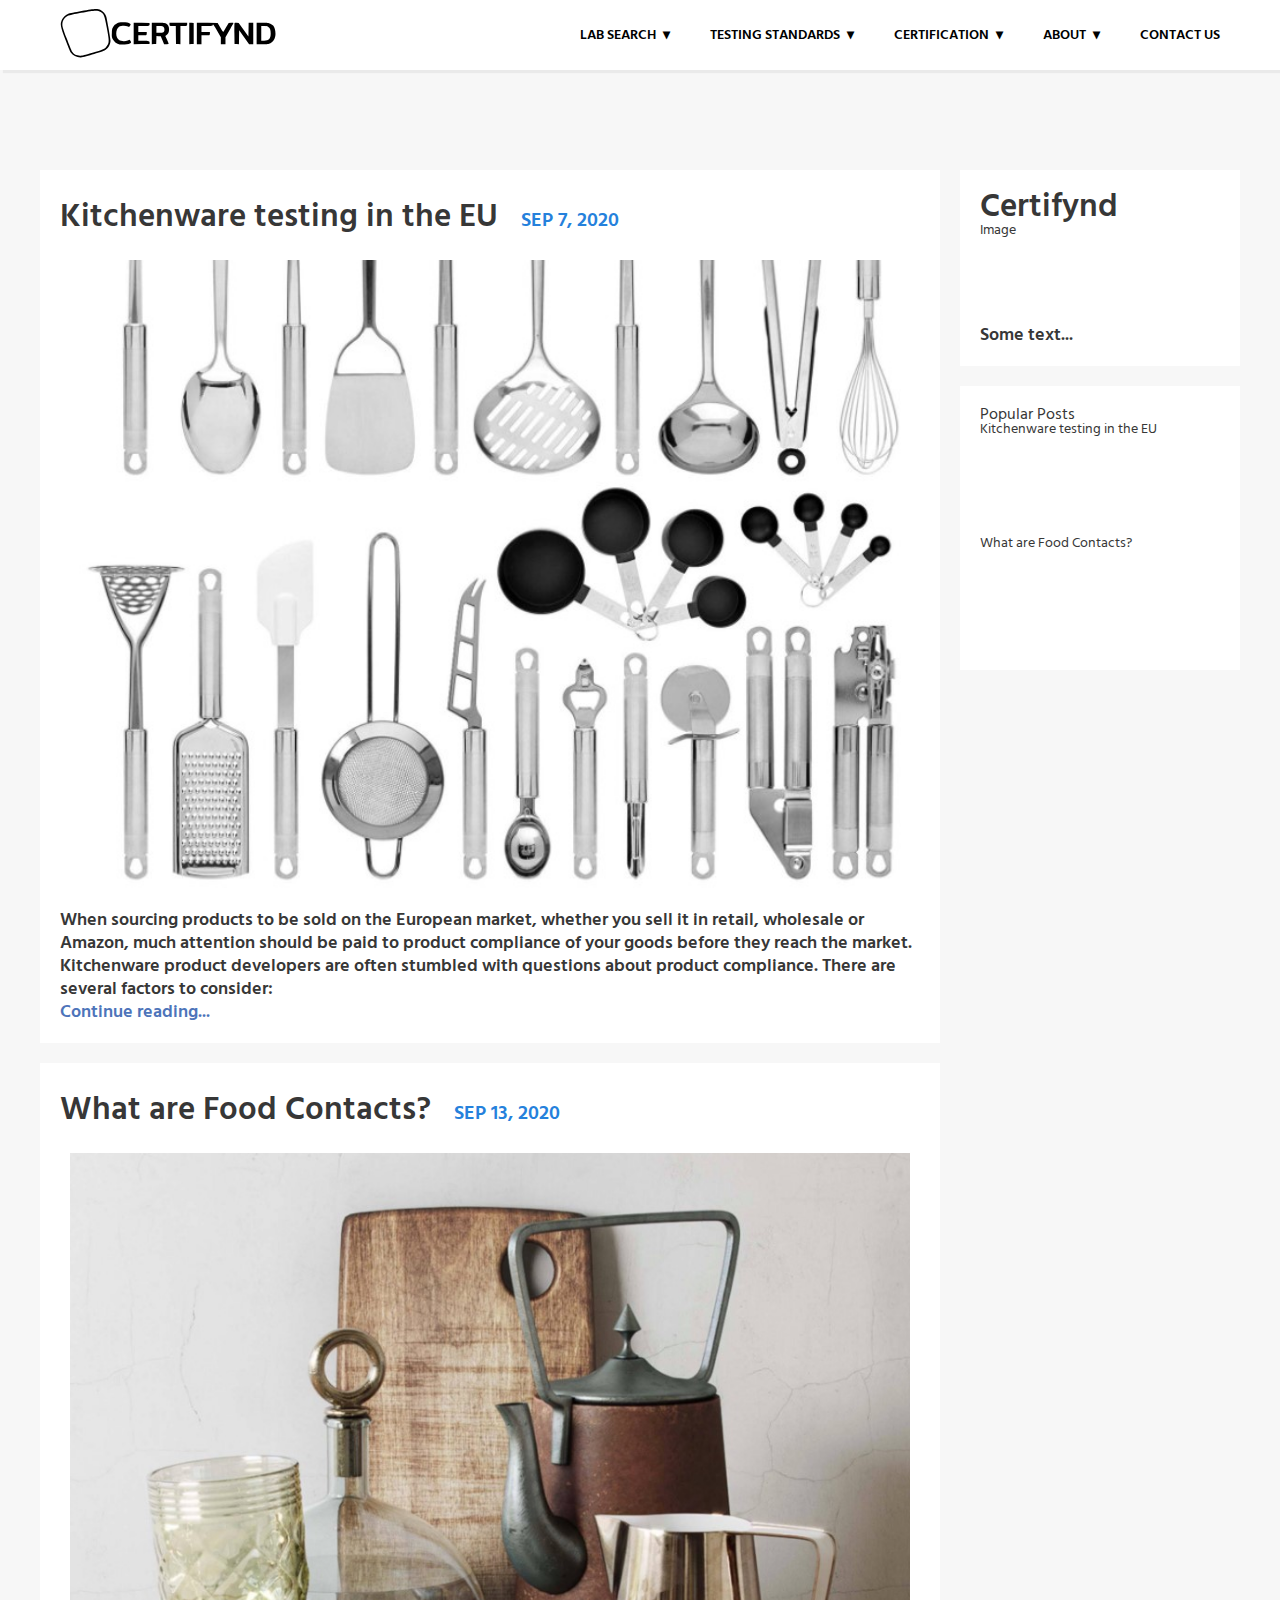
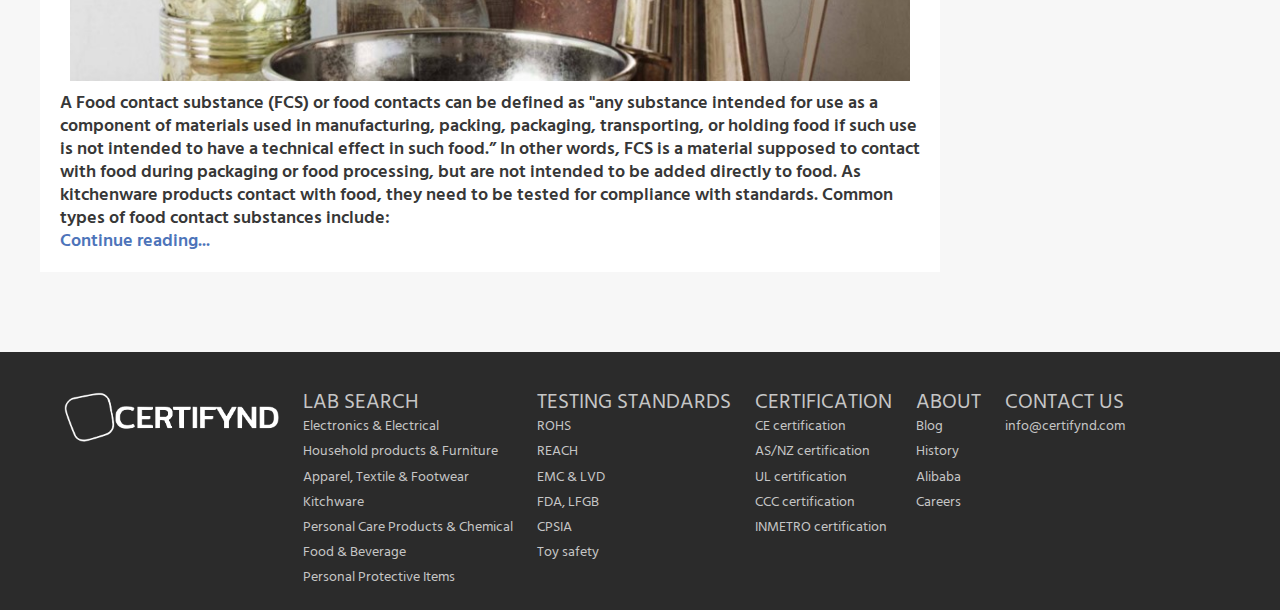
<file: blog.html>
<!DOCTYPE html>
<html lang="en">

<head>
  <meta name="viewport" content="width=device-width,initial-scale=1,maximum-scale=1,user-scalable=no">
  <meta http-equiv="X-UA-Compatible" content="IE=edge,chrome=1">
  <meta name="HandheldFriendly" content="true">
  <meta charset="UTF-8">
  <link rel="stylesheet" href="/css/style.css">
  <link rel="stylesheet" href="/css/owl.theme.default.min.css">
  <link rel="stylesheet" href="/css/owl.carousel.min.css">
  <link rel="shortcut icon" href="/favicon.ico" type="image/x-icon">
  <link rel="icon" href="/favicon.ico" type="image/x-icon">
  <link href="https://fonts.googleapis.com/css2?family=Hind+Siliguri:wght@500&display=swap" rel="stylesheet">
  <script src="/js/jquery.min.js"></script>
  <script src="/js/bootstrap.min.js"></script>
  <script src="/js/owl.carousel.min.js"></script>
  <script src="/js/prefixfree.min.js"></script>
  <script src="/js/index.js"></script>
  <title>Certifynd</title>
</head>

<body>
  <header>
    <section class="navigation">
      <div class="nav-container">
        <div class="brand">
          <a href="/"> <img class="logo" src="/img/logo.svg" alt="" height="50"></a>
        </div>
        <nav>
          <div class="nav-mobile"><a id="nav-toggle" href="#!"><span></span></a></div>
          <ul class="nav-list">
            <li>
              <a href="#!">Lab search</a>
              <ul class="nav-dropdown">
                <li>
                  <a href="/test/childrenproducts.html">Toys</a>
                </li>
                <li>
                  <a href="/test/electronics.html">Electronics & Electrical</a>
                </li>
                <li>
                  <a href="/test/homeproducts.html">Household products & Furniture</a>
                </li>
                <li>
                  <a href="/test/textile.html">Apparel, Textile & Footwear</a>
                </li>
                <li>
                  <a href="/test/kitchenware.html">kitchenware</a>
                </li>
                <li>
                  <a href="#">Personal Care Products & Chemical</a>
                </li>
                <li>
                  <a href="#">Food & Beverage</a>
                </li>
                <li>
                  <a href="/test/protection.html">Personal Protective Items</a>
                </li>
              </ul>
            </li>
            <li>
              <a href="#!">Testing standards</a>
              <ul class="nav-dropdown">
                <li>
                  <a href="#">ROHS</a>
                </li>
                <li>
                  <a href="#">REACH</a>
                </li>
                <li>
                  <a href="#">EMC & LVD</a>
                </li>
                <li>
                  <a href="#">FDA, LFGB</a>
                </li>
                <li>
                  <a href="#">CPSIA</a>
                </li>
                <li>
                  <a href="#">Toy safety</a>
                </li>
              </ul>
            </li>
            <li>
              <a href="#!">Certification</a>
              <ul class="nav-dropdown">
                <li>
                  <a href="#">CE certification</a>
                </li>
                <li>
                  <a href="#">AS/NZ certification</a>
                </li>
                <li>
                  <a href="#">UL certification</a>
                </li>
                <li>
                  <a href="#">CCC certification</a>
                </li>
                <li>
                  <a href="#">INMETRO certification</a>
                </li>
              </ul>
            </li>
            <li>
              <a href="#!">About</a>
              <ul class="nav-dropdown">
                <li>
                  <a href="/blog.html">Blog</a>
                </li>
                <li>
                  <a href="#">History</a>
                </li>
                <li>
                  <a href="#">Alibaba</a>
                </li>
                <li>
                  <a href="#">Careers</a>
                </li>
              </ul>
            </li>
            <li>
              <a href="#!">Contact us</a>
            </li>

          </ul>
        </nav>
      </div>
    </section>
  </header>
  <div class="blog">
    <div class="blogContainer">
      <div class="row">
        <div class="bleftcolumn">
          <div class="card">
            <h2>Kitchenware testing in the EU</h2>
            <h5>Sep 7, 2020</h5>
            <div class="imgCard ">
              <img class="imgCard1" src="/img/blog/kitchenware.jpg" alt="" srcset="">
            </div>
            <p>When sourcing products to be sold on the European market, whether you sell it in retail, wholesale or
              Amazon, much attention should be paid to product compliance of your goods before they reach the market.
              Kitchenware product developers are often stumbled with questions about product compliance. There are
              several factors to consider:
              <br>
              <a class="btn-reading" href="/blog/card1.html">Continue reading...</a>
          </div>
          <div class="card">
            <h2>What are Food Contacts?</h2>
            <h5> Sep 13, 2020 </h5>
            <div class="imgCard ">
              <img class="imgCard2" src="/img/blog/foodcontact.jpg" alt="" srcset="">
            </div>
            <p>A Food contact substance (FCS) or food contacts can be defined as "any substance intended for use as a
              component of materials used in manufacturing, packing, packaging, transporting, or holding food if such
              use is not intended to have a technical effect in such food.” In other words, FCS is a material supposed
              to contact with food during packaging or food processing, but are not intended to be added directly to
              food. As kitchenware products contact with food, they need to be tested for compliance with standards.
              Common types of food contact substances include:
              <br>
              <a class="btn-reading" href="/blog/card2.html">Continue reading...</a>
          </div>
        </div>
        <div class="brightcolumn">
          <div class="card">
            <h2>Certifynd</h2>
            <div class="fakeimg" style="height:100px;">Image</div>
            <p>Some text...</p>
          </div>
          <div class="card">
            <h3>Popular Posts</h3>
            <div class="fakeimg" style="height: 100px;">Kitchenware testing in the EU</div><br>
            <div class="fakeimg " style="height: 100px;">What are Food Contacts?</div><br>
          </div>
        </div>
      </div>
    </div>
  </div>
  <div class="footer">
    <div class='footerContainer'>
      <div class="footerInner">
        <div class="col-0 col">
          <a href="/"> <img class="logo" src="/img/image.svg" alt="" height="50"></a>
        </div>
        <div class="col-1 col">
          <h2>Lab search</h2>
          <ul class="footerList">
            <li class="footerLi">
              <a href="#!">Electronics & Electrical</a>
            </li>
            <li>
              <a href="#!">Household products & Furniture</a>
            </li>
            <li>
              <a href="#!">Apparel, Textile & Footwear</a>
            </li>
            <li>
              <a href="/test/kitchenware.html">Kitchware</a>
            </li>
            <li>
              <a href="#">Personal Care Products & Chemical</a>
            </li>
            <li>
              <a href="#">Food & Beverage</a>
            </li>
            <li>
              <a href="#">Personal Protective Items</a>
            </li>
          </ul>
        </div>
        <div class="col-2 col">
          <h2>Testing standards</h2>

          <ul class="footerList">
            <li>
              <a href="#">ROHS</a>
            </li>
            <li>
              <a href="#">REACH</a>
            </li>
            <li>
              <a href="#">EMC & LVD</a>
            </li>
            <li>
              <a href="#">FDA, LFGB</a>
            </li>
            <li>
              <a href="#">CPSIA</a>
            </li>
            <li>
              <a href="#">Toy safety</a>
            </li>
          </ul>
        </div>
        <div class="col-3 col">
          <h2>Certification</h2>
          <ul class="footerList">
            <li>
              <a href="#">CE certification</a>
            </li>
            <li>
              <a href="#">AS/NZ certification</a>
            </li>
            <li>
              <a href="#">UL certification</a>
            </li>
            <li>
              <a href="#">CCC certification</a>
            </li>
            <li>
              <a href="#">INMETRO certification</a>
            </li>
          </ul>
        </div>
        <div class="col-4 col">
          <h2>About</h2>
          <ul class="footerList">
            <li>
              <a href="/blog.html">Blog</a>
            </li>
            <li>
              <a href="#">History</a>
            </li>
            <li>
              <a href="#">Alibaba</a>
            </li>
            <li>
              <a href="#">Careers</a>
            </li>
          </ul>
        </div>
        <div class="col-5 col">
          <h2>Contact us</h2>
          <ul class="footerList">
            <li>
              <p><a href="mailto:info@certifynd.com">info@certifynd.com</a></p>
            </li>
          </ul>
        </div>
      </div>
    </div>
  </div>
</body>
</file>
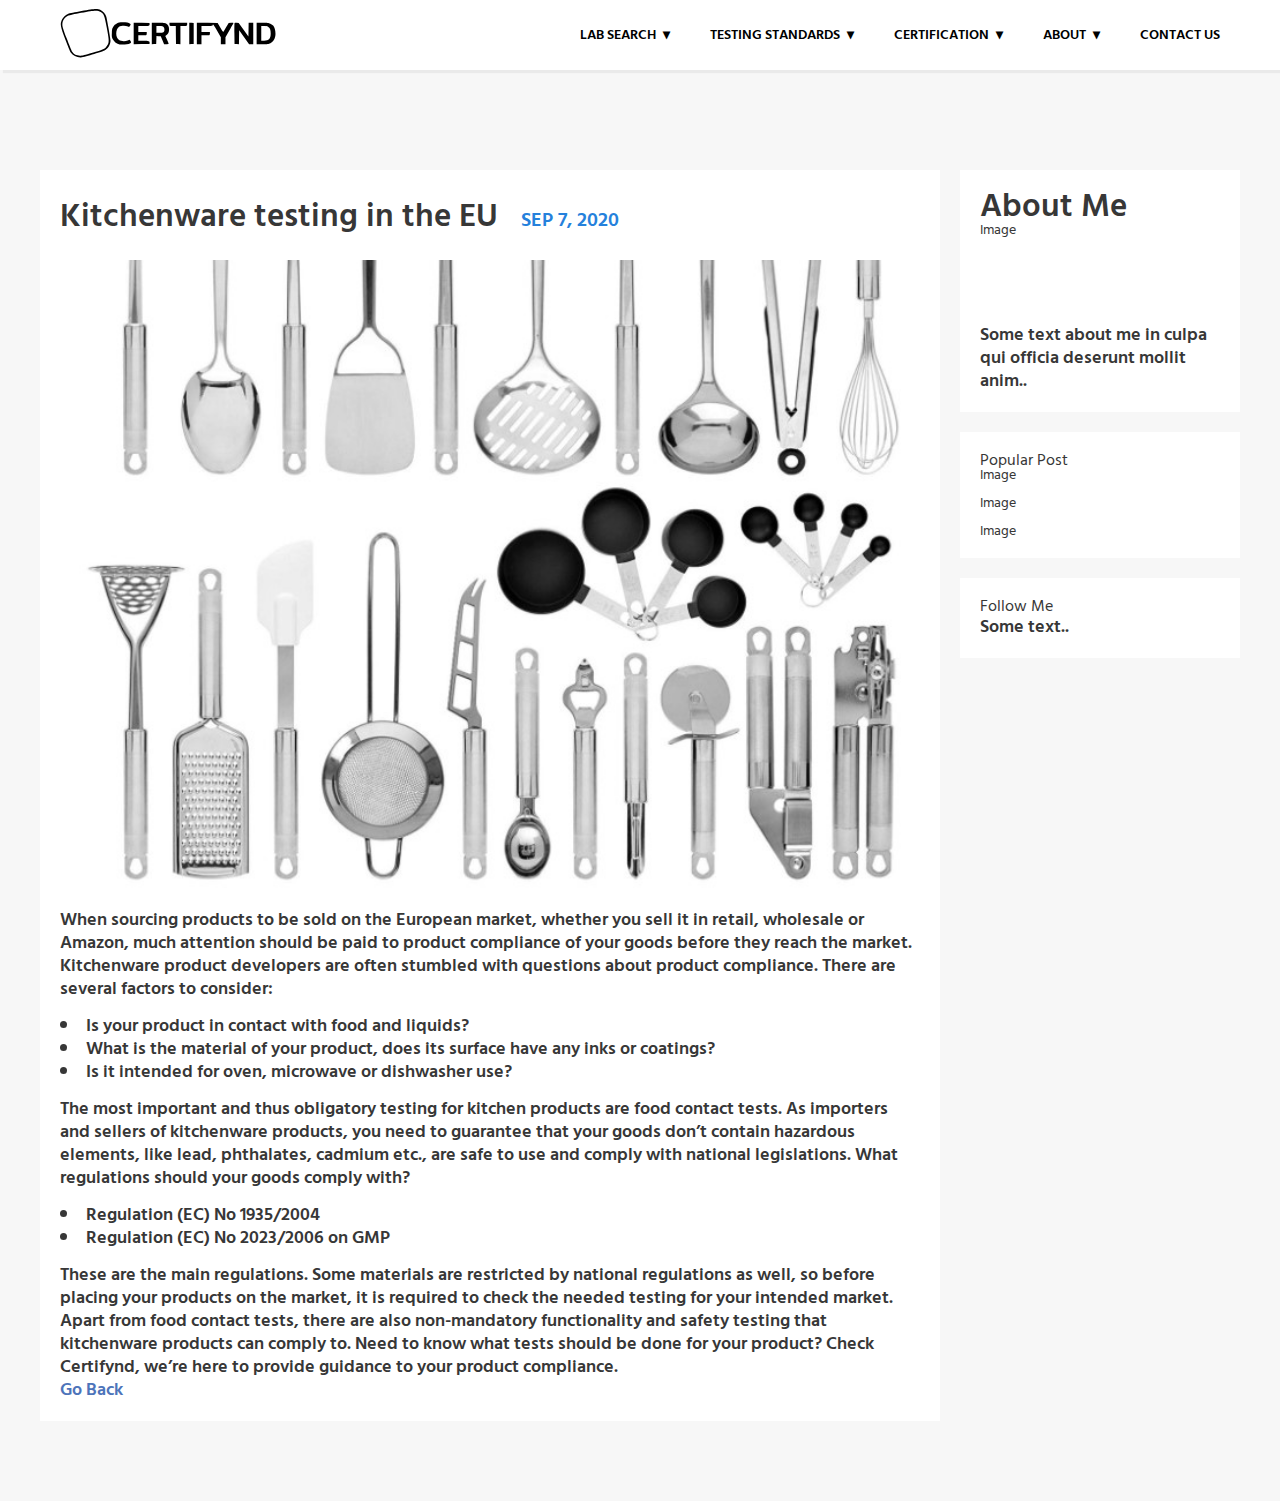
<file: blog/card1.html>
<!DOCTYPE html>
<html lang="en">

<head>
  <meta name="viewport" content="width=device-width,initial-scale=1,maximum-scale=1,user-scalable=no">
  <meta http-equiv="X-UA-Compatible" content="IE=edge,chrome=1">
  <meta name="HandheldFriendly" content="true">
  <meta charset="UTF-8">
  <link rel="stylesheet" href="/css/style.css">
  <link rel="stylesheet" href="/css/owl.theme.default.min.css">
  <link rel="stylesheet" href="/css/owl.carousel.min.css">
  <link rel="shortcut icon" href="/favicon.ico" type="image/x-icon">
  <link rel="icon" href="/favicon.ico" type="image/x-icon">
  <link href="https://fonts.googleapis.com/css2?family=Hind+Siliguri:wght@500&display=swap" rel="stylesheet">
  <script src="/js/jquery.min.js"></script>
  <script src="/js/bootstrap.min.js"></script>
  <script src="/js/owl.carousel.min.js"></script>
  <script src="/js/prefixfree.min.js"></script>
  <script src="/js/index.js"></script>
  <title>Certifynd</title>
</head>
<body>   
<header>
    <section class="navigation">
      <div class="nav-container">
        <div class="brand">
          <a href="/"> <img class="logo" src="/img/logo.svg" alt="" height="50"></a>
        </div>
        <nav>
          <div class="nav-mobile"><a id="nav-toggle" href="#!"><span></span></a></div>
          <ul class="nav-list">
            <li>
              <a href="#!">Lab search</a>
              <ul class="nav-dropdown">
                <li>
                  <a href="#!">Electronics & Electrical</a>
                </li>
                <li>
                  <a href="#!">Household products & Furniture</a>
                </li>
                <li>
                  <a href="#!">Apparel, Textile & Footwear</a>
                </li>
                <li>
                  <a href="#">Food Contact Material</a>
                </li>
                <li>
                  <a href="#">Personal Care Products & Chemical</a>
                </li>
                <li>
                  <a href="#">Food & Beverage</a>
                </li>
                <li>
                  <a href="#">Personal Protective Items</a>
                </li>
              </ul>
            </li>
            <li>
              <a href="#!">Testing standards</a>
              <ul class="nav-dropdown">
                <li>
                  <a href="#">ROHS</a>
                </li>
                <li>
                  <a href="#">REACH</a>
                </li>
                <li>
                  <a href="#">EMC & LVD</a>
                </li>
                <li>
                  <a href="#">FDA, LFGB</a>
                </li>
                <li>
                  <a href="#">CPSIA</a>
                </li>
                <li>
                  <a href="#">Toy safety</a>
                </li>
              </ul>
            </li>
            <li>
              <a href="#!">Certification</a>
              <ul class="nav-dropdown">
                <li>
                  <a href="#">CE certification</a>
                </li>
                <li>
                  <a href="#">AS/NZ certification</a>
                </li>
                <li>
                  <a href="#">UL certification</a>
                </li>
                <li>
                  <a href="#">CCC certification</a>
                </li>
                <li>
                  <a href="#">INMETRO certification</a>
                </li>
              </ul>
            </li>
            <li>
              <a href="#!">About</a>
              <ul class="nav-dropdown">
                <li>
                    <a href="/blog.html">Blog</a>
                </li>
                <li>
                  <a href="#">History</a>
                </li>
                <li>
                  <a href="#">Alibaba</a>
                </li>
                <li>
                  <a href="#">Careers</a>
                </li>
              </ul>
            </li>
            <li>
              <a href="#!">Contact us</a>
            </li>

          </ul>
        </nav>
      </div>
    </section>
</header>
<div class="blog">
    <div class="blogContainer">
      <div class="row">
        <div class="bleftcolumn">
          <div class="card">
            <h2>Kitchenware testing in the EU</h2>
            <h5>Sep 7, 2020</h5>
            <div class="imgCard " >
                <img class="imgCard1" src="/img/blog/kitchenware.jpg" alt="" srcset="">
              </div>
            <p>When sourcing products to be sold on the European market, whether you sell it in retail, wholesale or
              Amazon, much attention should be paid to product compliance of your goods before they reach the market.
              Kitchenware product developers are often stumbled with questions about product compliance. There are
              several factors to consider:</p>
            <br>
            <ul>
              <li>Is your product in contact with food and liquids?</li>
              <li>What is the material of your product, does its surface have any inks or coatings?</li>
              <li>Is it intended for oven, microwave or dishwasher use?</li>
            </ul>
            <br>
            <p> The most important and thus obligatory testing for kitchen products are food contact tests. As importers
              and
              sellers of kitchenware products, you need to guarantee that your goods don’t contain hazardous elements,
              like lead, phthalates, cadmium etc., are safe to use and comply with national legislations.
              What regulations should your goods comply with?</p>
            <br>
            <ul>
              <li>Regulation (EC) No 1935/2004</li>
              <li>Regulation (EC) No 2023/2006 on GMP </li>
            </ul>
            <br>
            <p>These are the main regulations. Some materials are restricted by national regulations as well, so before
              placing your products on the market, it is required to check the needed testing for your intended market.
              Apart from food contact tests, there are also non-mandatory functionality and safety testing that
              kitchenware products can comply to.
              Need to know what tests should be done for your product? Check Certifynd, we’re here to provide guidance
              to
              your product compliance. 
              <br>
              <a class="btn-reading goback" onClick="goBack()" style="cursor: pointer;">Go Back</a></p>
          </div>
          
        </div>
        <div class="brightcolumn">
          <div class="card">
            <h2>About Me</h2>
            <div class="fakeimg" style="height:100px;">Image</div>
            <p>Some text about me in culpa qui officia deserunt mollit anim..</p>
          </div>
          <div class="card">
            <h3>Popular Post</h3>
            <div class="fakeimg">Image</div><br>
            <div class="fakeimg">Image</div><br>
            <div class="fakeimg">Image</div>
          </div>
          <div class="card">
            <h3>Follow Me</h3>
            <p>Some text..</p>
          </div>
        </div>
      </div>

    </div>

  </div>
</body>
</body>
</file>
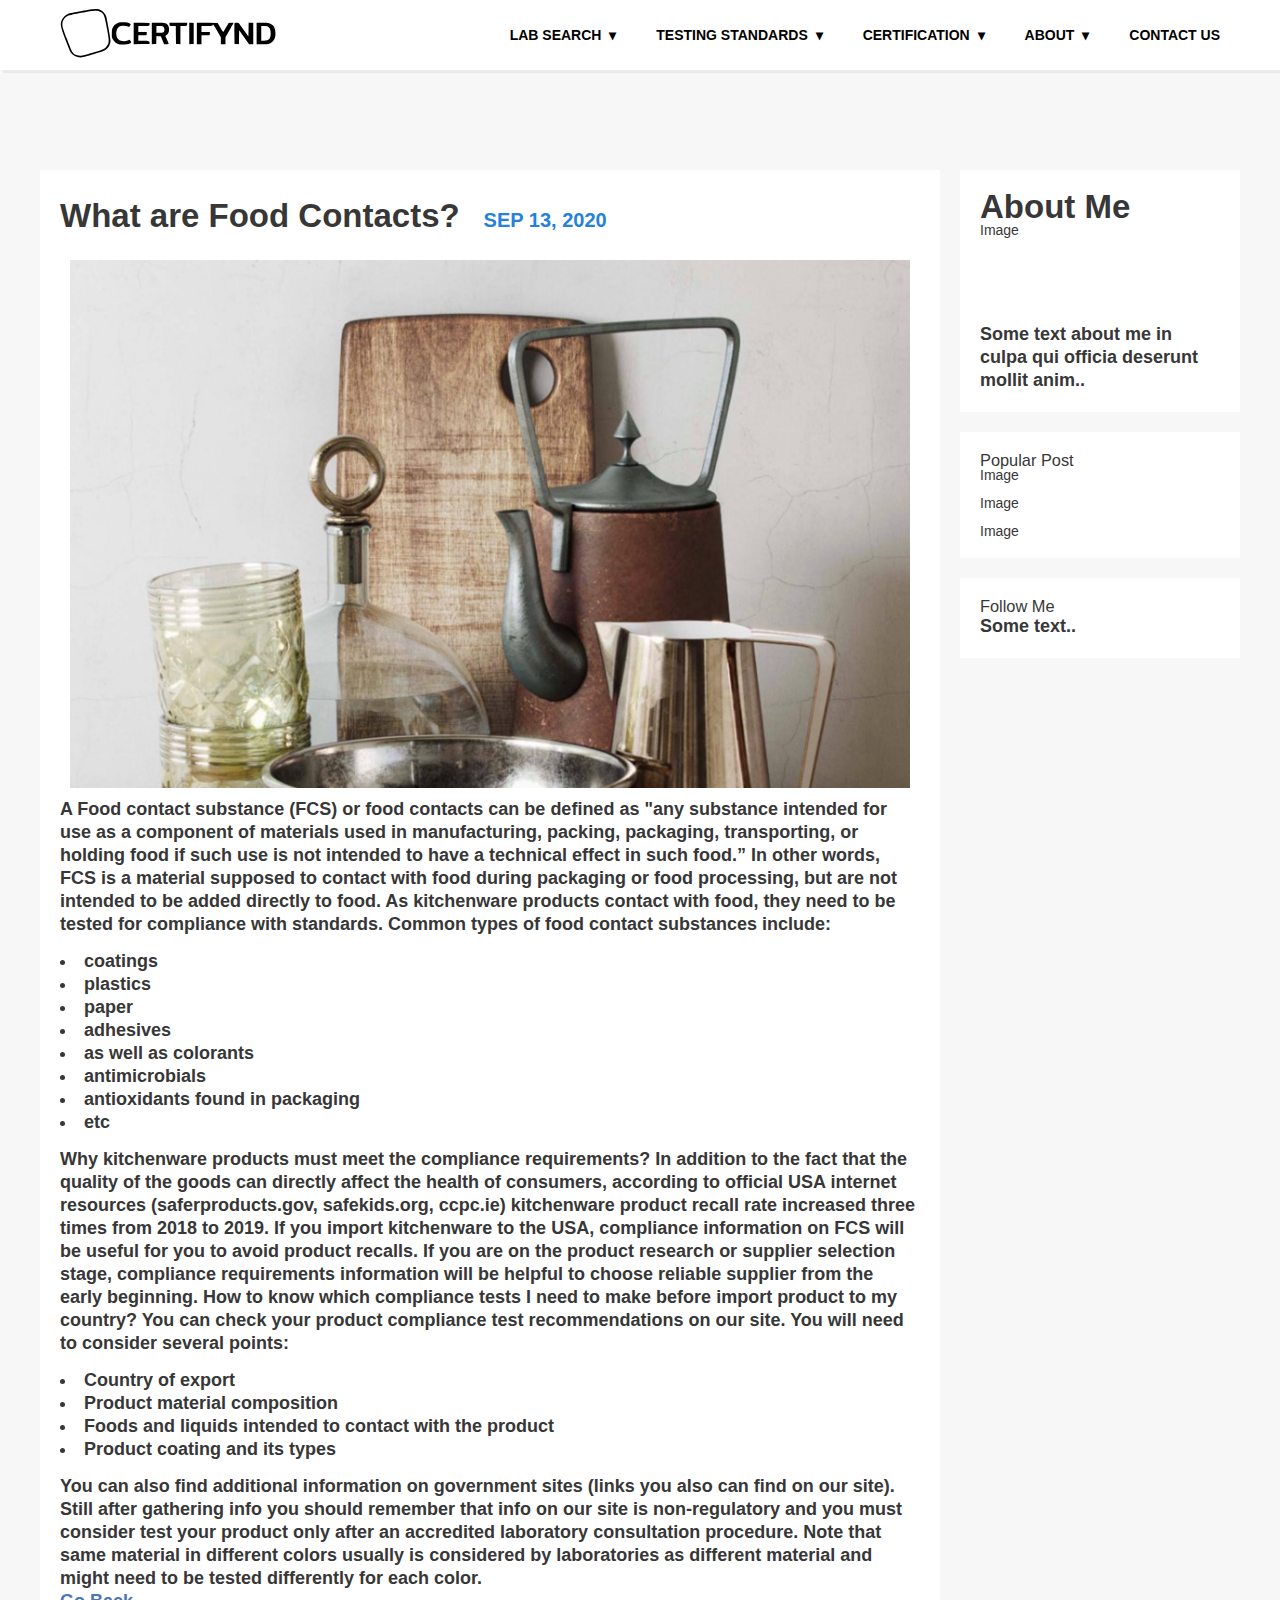
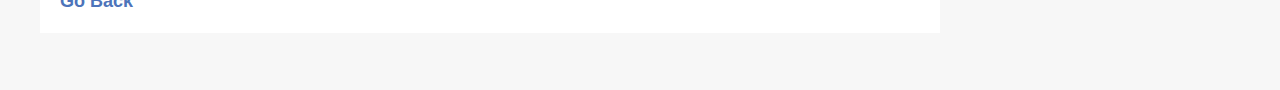
<file: blog/card2.html>
<!DOCTYPE html>
<html lang="en">

<head>
  <meta name="viewport" content="width=device-width,initial-scale=1,maximum-scale=1,user-scalable=no">
  <meta http-equiv="X-UA-Compatible" content="IE=edge,chrome=1">
  <meta name="HandheldFriendly" content="true">
  <meta charset="UTF-8">
  <link rel="stylesheet" href="/css/style.css">
  <link rel="stylesheet" href="/css/owl.theme.default.min.css">
  <link rel="stylesheet" href="/css/owl.carousel.min.css">
  <link rel="shortcut icon" href="/favicon.ico" type="image/x-icon">
  <link rel="icon" href="/favicon.ico" type="image/x-icon">
  <link href="https://fonts.googleapis.com/css2?family=Hind+Siliguri:wght@500&display=swap" rel="stylesheet">
  <script src="/js/jquery.min.js"></script>
  <script src="/js/bootstrap.min.js"></script>
  <script src="/js/owl.carousel.min.js"></script>
  <script src="/js/prefixfree.min.js"></script>
  <script src="/js/index.js"></script>
  <title>Certifynd</title>
</head>
<body>   
<header>
    <section class="navigation">
      <div class="nav-container">
        <div class="brand">
          <a href="/"> <img class="logo" src="/img/logo.svg" alt="" height="50"></a>
        </div>
        <nav>
          <div class="nav-mobile"><a id="nav-toggle" href="#!"><span></span></a></div>
          <ul class="nav-list">
            <li>
              <a href="#!">Lab search</a>
              <ul class="nav-dropdown">
                <li>
                  <a href="#!">Electronics & Electrical</a>
                </li>
                <li>
                  <a href="#!">Household products & Furniture</a>
                </li>
                <li>
                  <a href="#!">Apparel, Textile & Footwear</a>
                </li>
                <li>
                  <a href="#">Food Contact Material</a>
                </li>
                <li>
                  <a href="#">Personal Care Products & Chemical</a>
                </li>
                <li>
                  <a href="#">Food & Beverage</a>
                </li>
                <li>
                  <a href="#">Personal Protective Items</a>
                </li>
              </ul>
            </li>
            <li>
              <a href="#!">Testing standards</a>
              <ul class="nav-dropdown">
                <li>
                  <a href="#">ROHS</a>
                </li>
                <li>
                  <a href="#">REACH</a>
                </li>
                <li>
                  <a href="#">EMC & LVD</a>
                </li>
                <li>
                  <a href="#">FDA, LFGB</a>
                </li>
                <li>
                  <a href="#">CPSIA</a>
                </li>
                <li>
                  <a href="#">Toy safety</a>
                </li>
              </ul>
            </li>
            <li>
              <a href="#!">Certification</a>
              <ul class="nav-dropdown">
                <li>
                  <a href="#">CE certification</a>
                </li>
                <li>
                  <a href="#">AS/NZ certification</a>
                </li>
                <li>
                  <a href="#">UL certification</a>
                </li>
                <li>
                  <a href="#">CCC certification</a>
                </li>
                <li>
                  <a href="#">INMETRO certification</a>
                </li>
              </ul>
            </li>
            <li>
              <a href="#!">About</a>
              <ul class="nav-dropdown">
                <li>
                    <a href="/blog.html">Blog</a>
                </li>
                <li>
                  <a href="#">History</a>
                </li>
                <li>
                  <a href="#">Alibaba</a>
                </li>
                <li>
                  <a href="#">Careers</a>
                </li>
              </ul>
            </li>
            <li>
              <a href="#!">Contact us</a>
            </li>

          </ul>
        </nav>
      </div>
    </section>
</header>
<div class="blog">
    <div class="blogContainer">
      <div class="row">
        <div class="bleftcolumn">
            <div class="card">
                <h2>What are Food Contacts?</h2>
                <h5> Sep 13, 2020 </h5>
                <div class="imgCard " >
                    <img class="imgCard2" src="/img/blog/foodcontact.jpg" alt="" srcset="">
                  </div>
                <p>A Food contact substance (FCS) or food contacts can be defined as "any substance intended for use as a
                  component of materials used in manufacturing, packing, packaging, transporting, or holding food if such
                  use is not intended to have a technical effect in such food.” In other words, FCS is a material supposed
                  to contact with food during packaging or food processing, but are not intended to be added directly to
                  food. As kitchenware products contact with food, they need to be tested for compliance with standards.
                  Common types of food contact substances include:</p>
                <br>
                <ul>
                  <li>coatings</li>
                  <li>plastics</li>
                  <li>paper</li>
                  <li>adhesives</li>
                  <li>as well as colorants</li>
                  <li>antimicrobials</li>
                  <li>antioxidants found in packaging</li>
                  <li>etc</li>
                </ul>
                <br>
                <p>Why kitchenware products must meet the compliance requirements?
                  In addition to the fact that the quality of the goods can directly affect the health of consumers, according
                  to official USA internet resources (saferproducts.gov, safekids.org, ccpc.ie) kitchenware product recall
                  rate increased three times from 2018 to 2019. If you import kitchenware to the USA, compliance information
                  on FCS will be useful for you to avoid product recalls.
                  If you are on the product research or supplier selection stage, compliance requirements information will be
                  helpful to choose reliable supplier from the early beginning.
                  How to know which compliance tests I need to make before import product to my country?
                  You can check your product compliance test recommendations on our site.
                  You will need to consider several points:</p>
                <br>
                <ul>
                  <li>Country of export</li>
                  <li>Product material composition</li>
                  <li>Foods and liquids intended to contact with the product</li>
                  <li>Product coating and its types</li>
                </ul>
                <br>
                <p>You can also find additional information on government sites (links you also can find on our site).
                Still after gathering info you should remember that info on our site is non-regulatory and you must consider
                test your product only after an accredited laboratory consultation procedure.
                Note that same material in different colors usually is considered by laboratories as different material and
                might need to be tested differently for each color.
                <br>
                <a class="btn-reading" onClick="goBack()" style="cursor: pointer;" >Go Back</a></p></p>
              </div>
            </div>
            <div class="brightcolumn">
              <div class="card">
                <h2>About Me</h2>
                <div class="fakeimg" style="height:100px;">Image</div>
                <p>Some text about me in culpa qui officia deserunt mollit anim..</p>
              </div>
              <div class="card">
                <h3>Popular Post</h3>
                <div class="fakeimg">Image</div><br>
                <div class="fakeimg">Image</div><br>
                <div class="fakeimg">Image</div>
              </div>
              <div class="card">
                <h3>Follow Me</h3>
                <p>Some text..</p>
              </div>
            </div>
          </div>
    
        </div>
    
      </div>
    </body>
    </body>
</file>
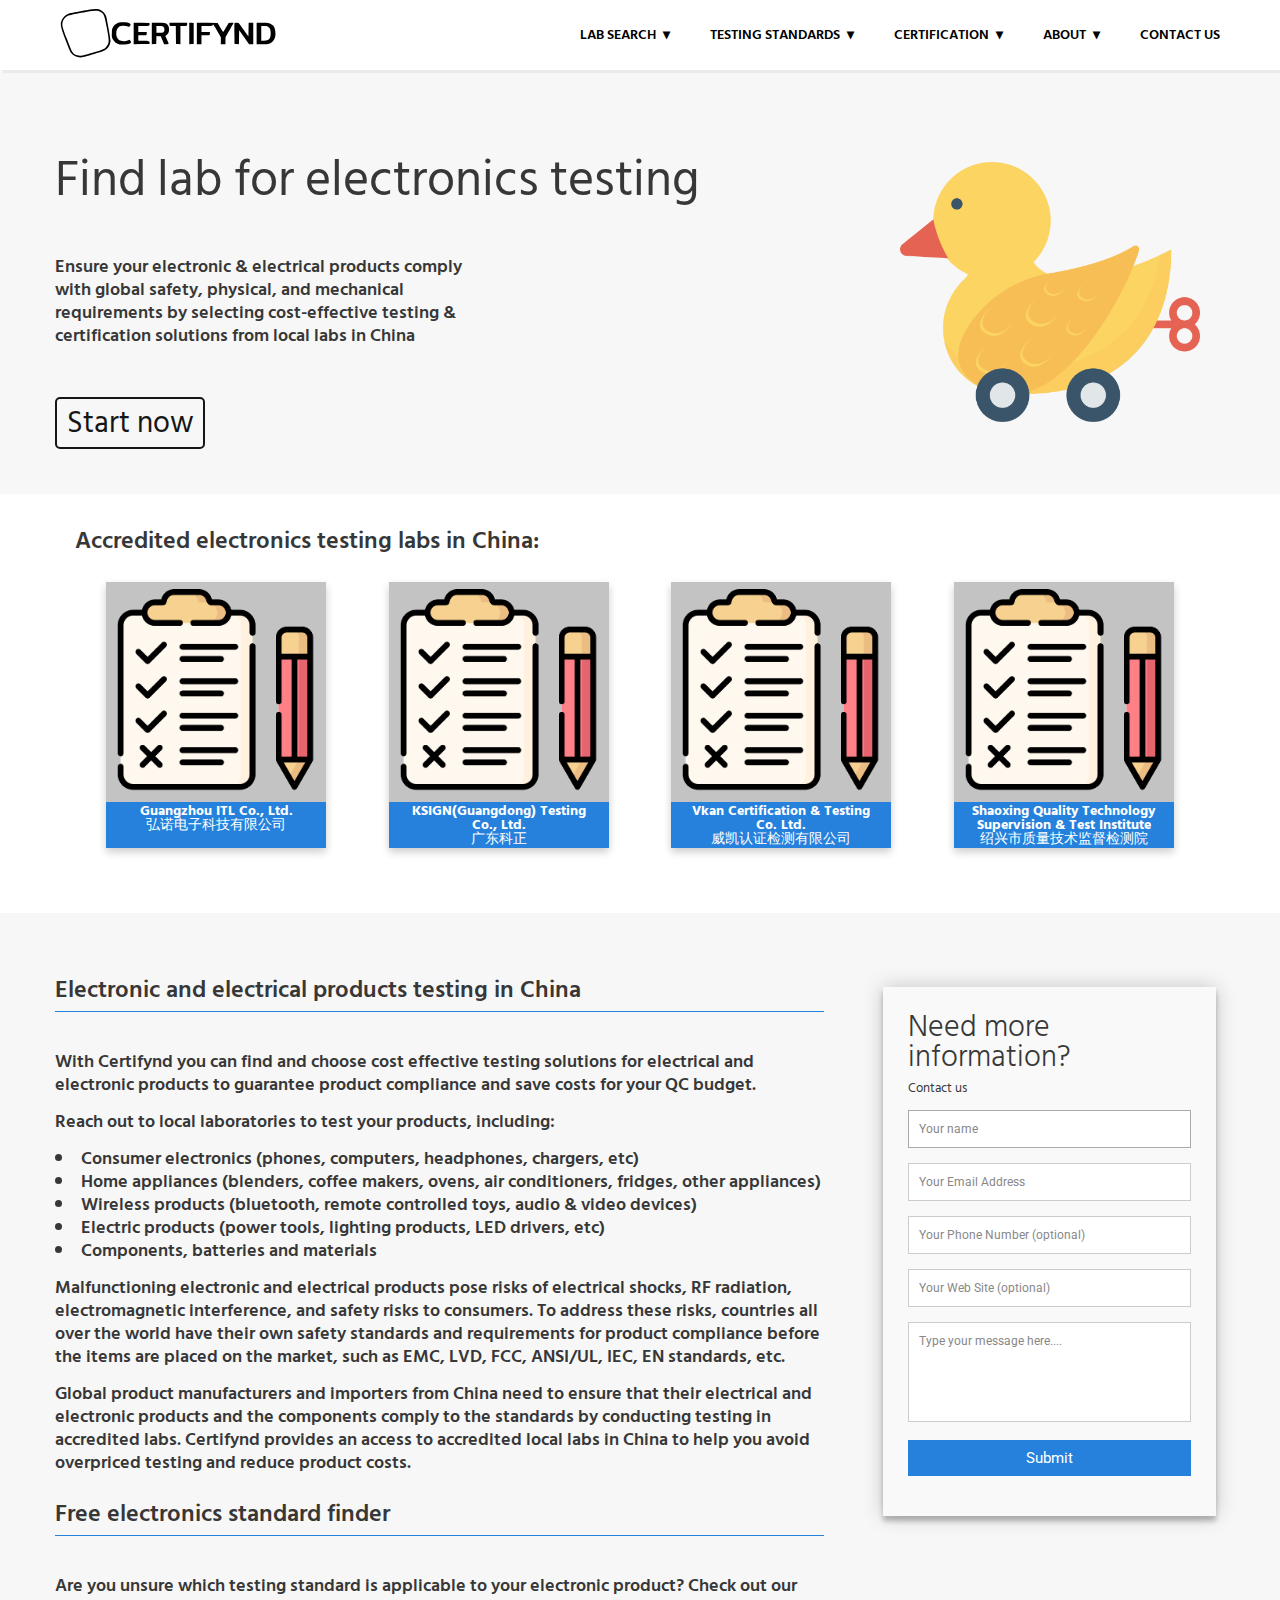
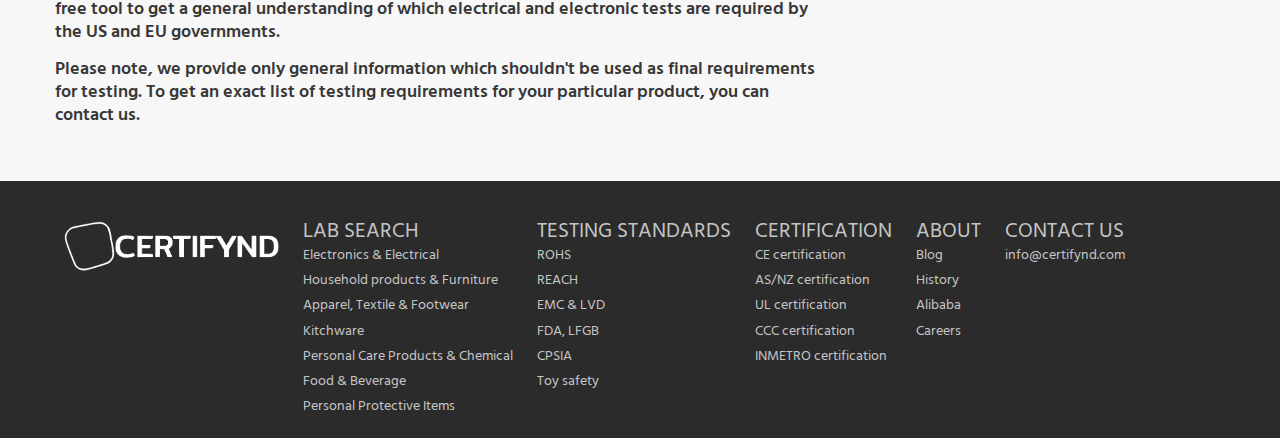
<file: test/childrenproducts.html>
<!DOCTYPE html>
<html lang="en">

<head>
  <meta name="viewport" content="width=device-width,initial-scale=1,maximum-scale=1,user-scalable=no">
  <meta http-equiv="X-UA-Compatible" content="IE=edge,chrome=1">
  <meta name="HandheldFriendly" content="true">
  <meta charset="UTF-8">
  <link rel="stylesheet" href="/css/style.css">
  <link rel="stylesheet" href="/css/owl.theme.default.min.css">
  <link rel="stylesheet" href="/css/owl.carousel.min.css">
  <link rel="shortcut icon" href="/favicon.ico" type="image/x-icon">
  <link rel="icon" href="/favicon.ico" type="image/x-icon">
  <link href="https://fonts.googleapis.com/css2?family=Hind+Siliguri:wght@500&display=swap" rel="stylesheet">
  <script src="/js/jquery.min.js"></script>
  <script src="/js/bootstrap.min.js"></script>
  <script src="/js/owl.carousel.min.js"></script>
  <script src="/js/prefixfree.min.js"></script>
  <script src="/js/index.js"></script>
  <title>Certifynd</title>
  <meta name="description"
    content="Providing accessible quality testing and certification services. Certifynd is your trustworthy gate to affordable product safety and compliance. Search and choose from numerous accredited laboratories to make producing in China quicker and easier." />
</head>

<body>
  <header>
    <section class="navigation">
      <div class="nav-container">
        <div class="brand">
          <a href="/"> <img class="logo" src="/img/logo.svg" alt="" height="50"></a>
        </div>
        <nav>
          <div class="nav-mobile"><a id="nav-toggle" href="#!"><span></span></a></div>
          <ul class="nav-list">
            <li>
              <a href="#!">Lab search</a>
              <ul class="nav-dropdown">
                <li>
                  <a href="/test/childrenproducts.html">Toys</a>
                </li>
                <li>
                  <a href="/test/electronics.html">Electronics & Electrical</a>
                </li>
                <li>
                  <a href="/test/homeproducts.html">Household products & Furniture</a>
                </li>
                <li>
                  <a href="/test/textile.html">Apparel, Textile & Footwear</a>
                </li>
                <li>
                  <a href="/test/kitchenware.html">kitchenware</a>
                </li>
                <li>
                  <a href="/test/personalcare.html">Personal Care Products & Chemical</a>
                </li>
                <li>
                  <a href="/test/food.html">Food & Beverage</a>
                </li>
                <li>
                  <a href="/test/protection.html">Personal Protective Items</a>
                </li>
              </ul>
            </li>
            <li>
              <a href="#!">Testing standards</a>
              <ul class="nav-dropdown">
                <li>
                  <a href="#">ROHS</a>
                </li>
                <li>
                  <a href="#">REACH</a>
                </li>
                <li>
                  <a href="#">EMC & LVD</a>
                </li>
                <li>
                  <a href="#">FDA, LFGB</a>
                </li>
                <li>
                  <a href="#">CPSIA</a>
                </li>
                <li>
                  <a href="#">Toy safety</a>
                </li>
              </ul>
            </li>
            <li>
              <a href="#!">Certification</a>
              <ul class="nav-dropdown">
                <li>
                  <a href="#">CE certification</a>
                </li>
                <li>
                  <a href="#">AS/NZ certification</a>
                </li>
                <li>
                  <a href="#">UL certification</a>
                </li>
                <li>
                  <a href="#">CCC certification</a>
                </li>
                <li>
                  <a href="#">INMETRO certification</a>
                </li>
              </ul>
            </li>
            <li>
              <a href="#!">About</a>
              <ul class="nav-dropdown">
                <li>
                  <a href="/blog.html">Blog</a>
                </li>
                <li>
                  <a href="#">History</a>
                </li>
                <li>
                  <a href="#">Alibaba</a>
                </li>
                <li>
                  <a href="#">Careers</a>
                </li>
              </ul>
            </li>
            <li>
              <a href="#!">Contact us</a>
            </li>

          </ul>
        </nav>
      </div>
    </section>
  </header>
  <div class="even">
    <div class="partEven">
      <div class="column1 leftPart">
        <div class="centerInColumn">
          <div>
            <div class="centerInColumnh1">
              <h1>Find lab for electronics testing</h1>
            </div>
            <div class="centerInColumnp">
              <p>Ensure your electronic & electrical products comply with global safety, physical, and mechanical
                requirements by selecting cost-effective testing & certification solutions from local labs in China</p>
            </div>
            <div class="centerInColumnButton">
              <!--      <button>Start now</button> -->
              <button class='start-button'>Start now</button>
            </div>
          </div>

        </div>
      </div>
      <div class="column1 rightPart">
        <div class="centerInColumn">
          <img class="testLogo" src="/img/test/duck.png" alt="">
        </div>
      </div>
    </div>
  </div>
  <div class="odd">
    <div class="partOdd">
      <h2>Accredited electronics testing labs in China:</h2>
      <div class="partOddCards">
        <div class="labCard">
          <img src="/img/test/testE.png" alt="Avatar" style="width:100%">
          <div class="containerCard">
            <h4><b>Guangzhou ITL Co., Ltd.</b></h4>
            <p>弘诺电子科技有限公司</p>
          </div>
        </div>
        <div class="labCard">
          <img src="/img/test/testE.png" alt="Avatar" style="width:100%">
          <div class="containerCard">
            <h4><b>KSIGN(Guangdong) Testing Co., Ltd.</b></h4>
            <p>广东科正</p>
          </div>
        </div>
        <div class="labCard">
          <img src="/img/test/testE.png" alt="Avatar" style="width:100%">
          <div class="containerCard">
            <h4><b>Vkan Certification & Testing Co. Ltd.</b></h4>
            <p>威凯认证检测有限公司</p>
          </div>
        </div>
        <div class="labCard">
          <img src="/img/test/testE.png" alt="Avatar" style="width:100%">
          <div class="containerCard">
            <h4><b>Shaoxing Quality Technology Supervision & Test Institute</b></h4>
            <p>绍兴市质量技术监督检测院</p>
          </div>
        </div>
      </div>
    </div>
  </div>
  <div class="even">
    <div class="partEven">

      <div class="column1 leftPart">
        <div class="centerInColumn">
          <div>
            <div class="centerInColumnh1">
              <h2>Electronic and electrical products testing in China</h2>
              <hr>
              <br>
              <br>
              <p>With Certifynd you can find and choose cost effective testing solutions for electrical and electronic
                products to guarantee product compliance and save costs for your QC budget.</p>
              <br>
              <p>Reach out to local laboratories to test your products, including:</p>
              <br>
              <ul>
                <li>Consumer electronics (phones, computers, headphones, chargers, etc)</li>
                <li>Home appliances (blenders, coffee makers, ovens, air conditioners, fridges, other appliances)</li>
                <li>Wireless products (bluetooth, remote controlled toys, audio & video devices)</li>
                <li>Electric products (power tools, lighting products, LED drivers, etc)</li>
                <li>Components, batteries and materials</li>
              </ul>
              <br>
              <p>
                Malfunctioning electronic and electrical products pose risks of electrical shocks, RF radiation,
                electromagnetic interference, and safety risks to consumers. To address these risks, countries all over
                the world have their own safety standards and requirements for product compliance before the items are
                placed on the market, such as EMC, LVD, FCC, ANSI/UL, IEC, EN standards, etc.</p>
              <br>
              <p>Global product manufacturers and importers from China need to ensure that their electrical and
                electronic products and the components comply to the standards by conducting testing in accredited labs.
                Certifynd provides an access to accredited local labs in China to help you avoid overpriced testing and
                reduce product costs.</p>
              <br>
              <br>
              <h2>Free electronics standard finder</h2>
              <hr>
              <br>
              <br>
              <p>Are you unsure which testing standard is applicable to your electronic product? Check out our free tool
                to get a general understanding of which electrical and electronic tests are required by the US and EU
                governments.</p>
              <br>
              <p>Please note, we provide only general information which shouldn't be used as final requirements for
                testing. To get an exact list of testing requirements for your particular product, you can contact us.
              </p>
            </div>

          </div>

        </div>
      </div>
      <div class="column1 rightPart">
        <div class="centerInColumn">
          <div class="formMaket">



              <form id="contact" action="contact-form-handler.php" method="post" >
    <h3>Need more information?</h3>
    <h4>Contact us</h4>
    <fieldset>
      <input placeholder="Your name" type="text" tabindex="1" required autofocus>
    </fieldset>
    <fieldset>
      <input placeholder="Your Email Address" type="email" tabindex="2" required>
    </fieldset>
    <fieldset>
      <input placeholder="Your Phone Number (optional)" type="tel" tabindex="3" required>
    </fieldset>
    <fieldset>
      <input placeholder="Your Web Site (optional)" type="url" tabindex="4" required>
    </fieldset>
    <fieldset>
      <textarea placeholder="Type your message here...." tabindex="5" required></textarea>
    </fieldset>
    <fieldset>
      <button name="submit" type="submit" id="contact-submit" data-submit="...Sending">Submit</button>
    </fieldset>

  </form>



          </div>
          <!--  <img class="testLogo" src="/img/test/kitchentest.png" alt=""> -->
        </div>
      </div>
    </div>
  </div>
  <div class="footer">
    <div class='footerContainer'>
      <div class="footerInner">
        <div class="col-0 col">
          <a href="/"> <img class="logo" src="/img/image.svg" alt="" height="50"></a>
        </div>
        <div class="col-1 col">
          <h2>Lab search</h2>
          <ul class="footerList">
            <li class="footerLi">
              <a href="#!">Electronics & Electrical</a>
            </li>
            <li>
              <a href="#!">Household products & Furniture</a>
            </li>
            <li>
              <a href="#!">Apparel, Textile & Footwear</a>
            </li>
            <li>
              <a href="/test/kitchenware.html">Kitchware</a>
            </li>
            <li>
              <a href="#">Personal Care Products & Chemical</a>
            </li>
            <li>
              <a href="#">Food & Beverage</a>
            </li>
            <li>
              <a href="#">Personal Protective Items</a>
            </li>
          </ul>
        </div>
        <div class="col-2 col">
          <h2>Testing standards</h2>

          <ul class="footerList">
            <li>
              <a href="#">ROHS</a>
            </li>
            <li>
              <a href="#">REACH</a>
            </li>
            <li>
              <a href="#">EMC & LVD</a>
            </li>
            <li>
              <a href="#">FDA, LFGB</a>
            </li>
            <li>
              <a href="#">CPSIA</a>
            </li>
            <li>
              <a href="#">Toy safety</a>
            </li>
          </ul>
        </div>
        <div class="col-3 col">
          <h2>Certification</h2>
          <ul class="footerList">
            <li>
              <a href="#">CE certification</a>
            </li>
            <li>
              <a href="#">AS/NZ certification</a>
            </li>
            <li>
              <a href="#">UL certification</a>
            </li>
            <li>
              <a href="#">CCC certification</a>
            </li>
            <li>
              <a href="#">INMETRO certification</a>
            </li>
          </ul>
        </div>
        <div class="col-4 col">
          <h2>About</h2>
          <ul class="footerList">
            <li>
              <a href="/blog.html">Blog</a>
            </li>
            <li>
              <a href="#">History</a>
            </li>
            <li>
              <a href="#">Alibaba</a>
            </li>
            <li>
              <a href="#">Careers</a>
            </li>
          </ul>
        </div>
        <div class="col-5 col">
          <h2>Contact us</h2>
          <ul class="footerList">
            <li>
              <p><a href="mailto:info@certifynd.com">info@certifynd.com</a></p>
            </li>
          </ul>
        </div>
      </div>
    </div>
  </div>
</body>
</file>
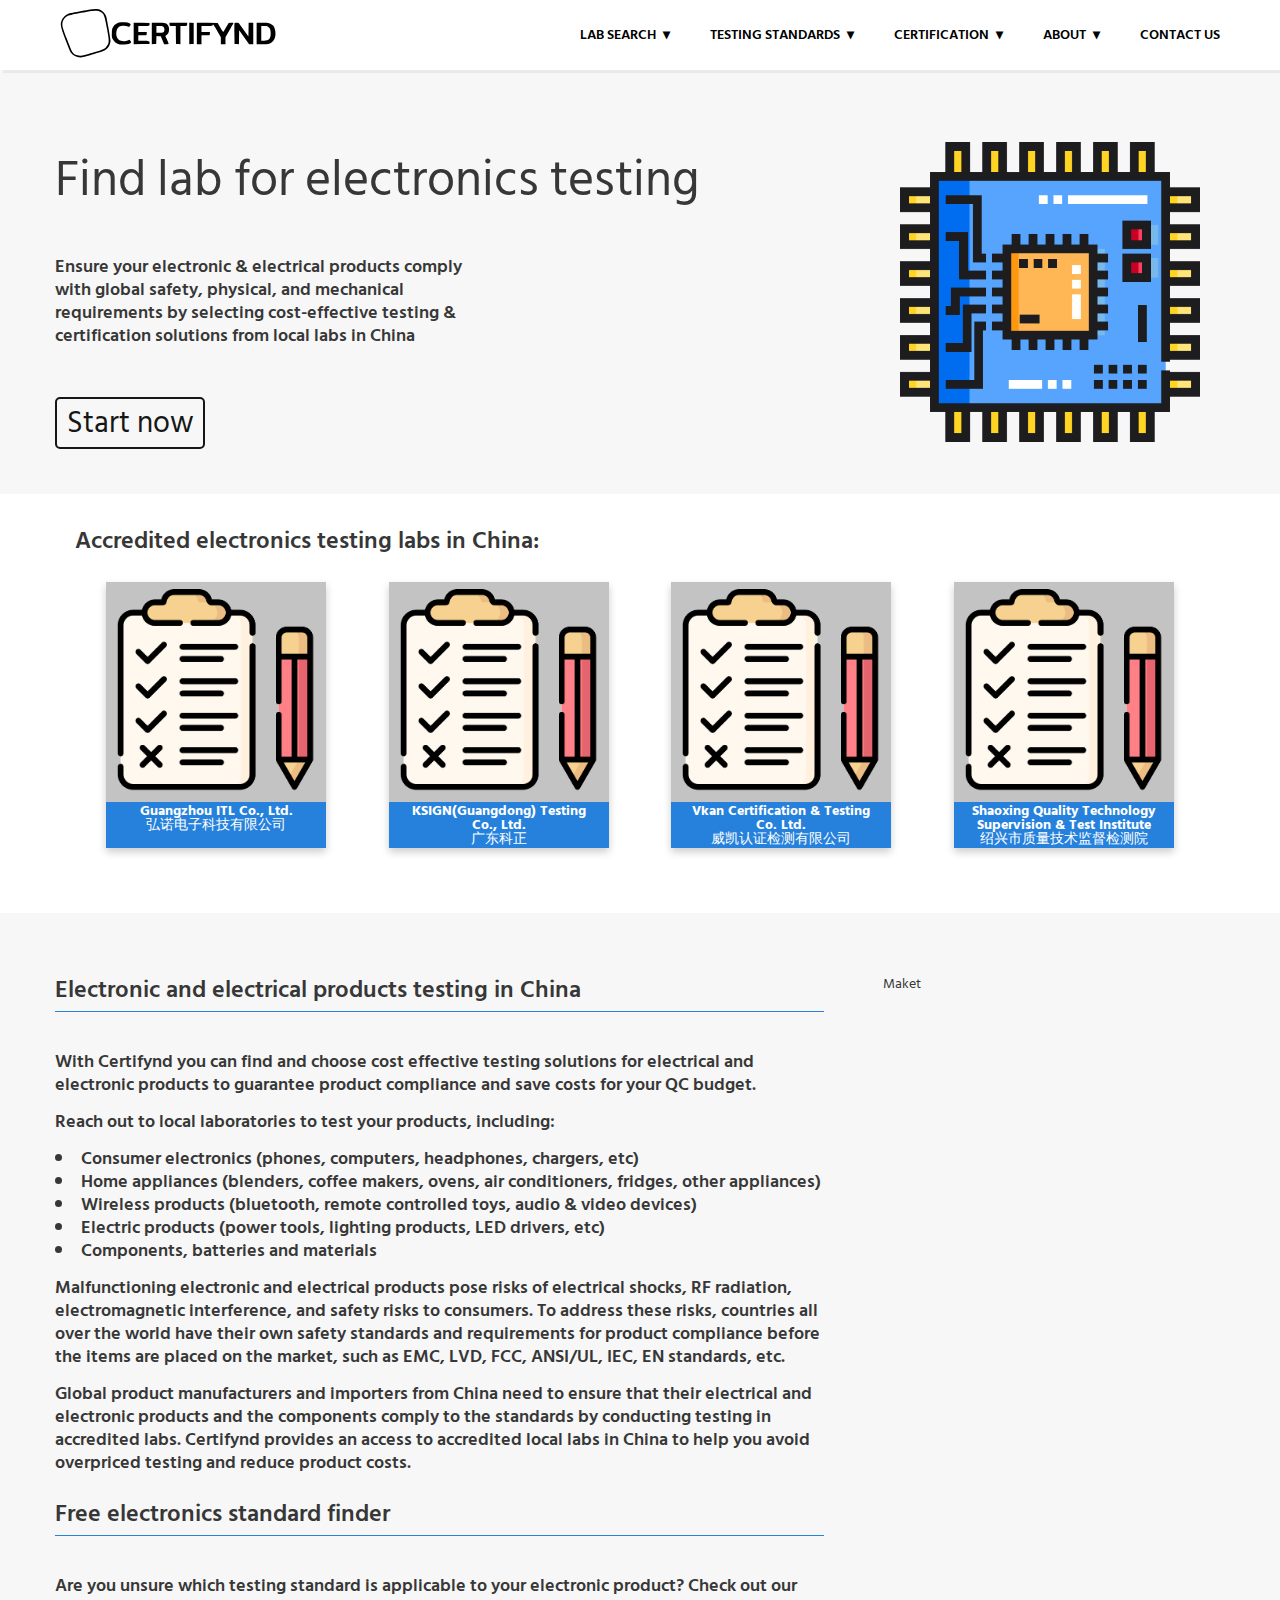
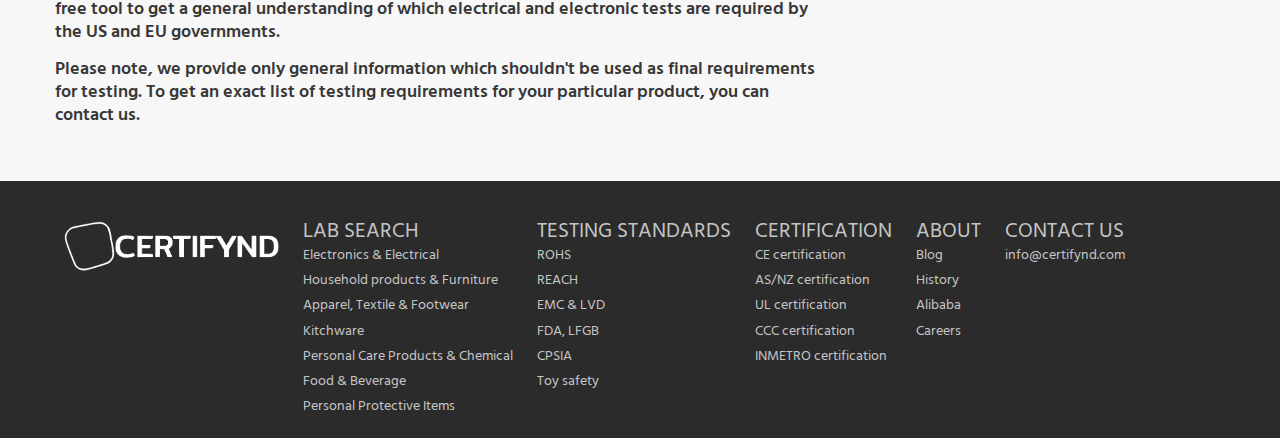
<file: test/electronics.html>
<!DOCTYPE html>
<html lang="en">

<head>
    <meta name="viewport" content="width=device-width,initial-scale=1,maximum-scale=1,user-scalable=no">
    <meta http-equiv="X-UA-Compatible" content="IE=edge,chrome=1">
    <meta name="HandheldFriendly" content="true">
    <meta charset="UTF-8">
    <link rel="stylesheet" href="/css/style.css">
    <link rel="stylesheet" href="/css/owl.theme.default.min.css">
    <link rel="stylesheet" href="/css/owl.carousel.min.css">
    <link rel="shortcut icon" href="/favicon.ico" type="image/x-icon">
    <link rel="icon" href="/favicon.ico" type="image/x-icon">
    <link href="https://fonts.googleapis.com/css2?family=Hind+Siliguri:wght@500&display=swap" rel="stylesheet">
    <script src="/js/jquery.min.js"></script>
    <script src="/js/bootstrap.min.js"></script>
    <script src="/js/owl.carousel.min.js"></script>
    <script src="/js/prefixfree.min.js"></script>
    <script src="/js/index.js"></script>
    <title>Certifynd</title>
    <meta name="description"
        content="Providing accessible quality testing and certification services. Certifynd is your trustworthy gate to affordable product safety and compliance. Search and choose from numerous accredited laboratories to make producing in China quicker and easier." />
</head>

<body>
    <header>
        <section class="navigation">
            <div class="nav-container">
                <div class="brand">
                    <a href="/"> <img class="logo" src="/img/logo.svg" alt="" height="50"></a>
                </div>
                <nav>
                    <div class="nav-mobile"><a id="nav-toggle" href="#!"><span></span></a></div>
                    <ul class="nav-list">
                        <li>
                            <a href="#!">Lab search</a>
                            <ul class="nav-dropdown">
                              <li>
                                <a href="/test/childrenproducts.html">Toys</a>
                              </li>
                              <li>
                                <a href="/test/electronics.html">Electronics & Electrical</a>
                              </li>
                              <li>
                                <a href="/test/homeproducts.html">Household products & Furniture</a>
                              </li>
                              <li>
                                <a href="/test/textile.html">Apparel, Textile & Footwear</a>
                              </li>
                              <li>
                                <a href="/test/kitchenware.html">kitchenware</a>
                              </li>
                              <li>
                                <a href="/test/personalcare.html">Personal Care Products & Chemical</a>
                              </li>
                              <li>
                                <a href="/test/food.html">Food & Beverage</a>
                              </li>
                              <li>
                                <a href="/test/protection.html">Personal Protective Items</a>
                              </li>
                            </ul>
                        </li>
                        <li>
                            <a href="#!">Testing standards</a>
                            <ul class="nav-dropdown">
                                <li>
                                    <a href="#">ROHS</a>
                                </li>
                                <li>
                                    <a href="#">REACH</a>
                                </li>
                                <li>
                                    <a href="#">EMC & LVD</a>
                                </li>
                                <li>
                                    <a href="#">FDA, LFGB</a>
                                </li>
                                <li>
                                    <a href="#">CPSIA</a>
                                </li>
                                <li>
                                    <a href="#">Toy safety</a>
                                </li>
                            </ul>
                        </li>
                        <li>
                            <a href="#!">Certification</a>
                            <ul class="nav-dropdown">
                                <li>
                                    <a href="#">CE certification</a>
                                </li>
                                <li>
                                    <a href="#">AS/NZ certification</a>
                                </li>
                                <li>
                                    <a href="#">UL certification</a>
                                </li>
                                <li>
                                    <a href="#">CCC certification</a>
                                </li>
                                <li>
                                    <a href="#">INMETRO certification</a>
                                </li>
                            </ul>
                        </li>
                        <li>
                            <a href="#!">About</a>
                            <ul class="nav-dropdown">
                                <li>
                                    <a href="/blog.html">Blog</a>
                                </li>
                                <li>
                                    <a href="#">History</a>
                                </li>
                                <li>
                                    <a href="#">Alibaba</a>
                                </li>
                                <li>
                                    <a href="#">Careers</a>
                                </li>
                            </ul>
                        </li>
                        <li>
                            <a href="#!">Contact us</a>
                        </li>

                    </ul>
                </nav>
            </div>
        </section>
    </header>
    <div class="even">
        <div class="partEven">
            <div class="column1 leftPart">
                <div class="centerInColumn">
                    <div>
                        <div class="centerInColumnh1">
                            <h1>Find lab for electronics testing</h1>
                        </div>
                        <div class="centerInColumnp">
                            <p>Ensure your electronic & electrical products comply with global safety, physical, and mechanical requirements by selecting cost-effective testing & certification solutions from local labs in China</p>
                        </div>
                        <div class="centerInColumnButton">
                            <!--      <button>Start now</button> -->
                            <button class='start-button'>Start now</button>
                        </div>
                    </div>

                </div>
            </div>
            <div class="column1 rightPart">
                <div class="centerInColumn">
                    <img class="testLogo" src="/img/test/electronics.png" alt="">
                </div>
            </div>
        </div>
    </div>
    <div class="odd">
        <div class="partOdd">
            <h2>Accredited electronics testing labs in China:</h2>
            <div class="partOddCards">
                <div class="labCard">
                    <img src="/img/test/testE.png" alt="Avatar" style="width:100%">
                    <div class="containerCard">
                        <h4><b>Guangzhou ITL Co., Ltd.</b></h4>
                        <p>弘诺电子科技有限公司</p>
                    </div>
                </div>
                <div class="labCard">
                    <img src="/img/test/testE.png" alt="Avatar" style="width:100%">
                    <div class="containerCard">
                        <h4><b>KSIGN(Guangdong) Testing Co., Ltd.</b></h4>
                        <p>广东科正</p> 
                    </div>
                </div>
                <div class="labCard">
                    <img src="/img/test/testE.png" alt="Avatar" style="width:100%">
                    <div class="containerCard">
                        <h4><b>Vkan Certification & Testing Co. Ltd.</b></h4>
                        <p>威凯认证检测有限公司</p>
                    </div>
                </div>
                <div class="labCard">
                    <img src="/img/test/testE.png" alt="Avatar" style="width:100%">
                    <div class="containerCard">
                        <h4><b>Shaoxing Quality Technology Supervision & Test Institute</b></h4>
                        <p>绍兴市质量技术监督检测院</p>
                    </div>
                </div>
            </div>
        </div>
    </div>
    <div class="even">
        <div class="partEven">
            
            <div class="column1 leftPart">
                <div class="centerInColumn">
                    <div>
                        <div class="centerInColumnh1">
                            <h2>Electronic and electrical products testing in China</h2>
                            <hr>
                            <br>
                            <br>
                             <p>With Certifynd you can find and choose cost effective testing solutions for electrical and electronic products to guarantee product compliance and save costs for your QC budget.</p>
                             <br>
                           <p>Reach out to local laboratories to test your products, including:</p>
                            <br>
                            <ul>
                                <li>Consumer electronics (phones, computers, headphones, chargers, etc)</li>
                                <li>Home appliances (blenders, coffee makers, ovens, air conditioners, fridges, other appliances)</li>
                                <li>Wireless products (bluetooth, remote controlled toys, audio & video devices)</li>
                                <li>Electric products (power tools, lighting products, LED drivers, etc)</li>
                                <li>Components, batteries and materials</li>
                            </ul>
                            <br>
                            <p>
                              Malfunctioning electronic and electrical products pose risks of electrical shocks, RF radiation, electromagnetic interference, and safety risks to consumers. To address these risks, countries all over the world have their own safety standards and requirements for product compliance before the items are placed on the market, such as EMC, LVD, FCC, ANSI/UL, IEC, EN standards, etc.</p>
                                <br>
                                <p>Global product manufacturers and importers from China need to ensure that their electrical and electronic products and the components comply to the standards by conducting testing in accredited labs. Certifynd provides an access to accredited local labs in China to help you avoid overpriced testing and reduce product costs.</p>
                                <br>
                                <br>
                                <h2>Free electronics standard finder</h2>
                                <hr>
                                <br>
                                <br>
                                <p>Are you unsure which testing standard is applicable to your electronic product? Check out our free tool to get a general understanding of which electrical and electronic tests are required by the US and EU governments.</p>
                                <br>
                                <p>Please note, we provide only general information which shouldn't be used as final requirements for testing. To get an exact list of testing requirements for your particular product, you can contact us.</p>
                        </div>
      
                    </div>

                </div>
            </div>
            <div class="column1 rightPart">
                <div class="centerInColumn">
                    <div class="formMaket">Maket</div>
                   <!--  <img class="testLogo" src="/img/test/kitchentest.png" alt=""> -->
                </div>
            </div>
        </div>
    </div>
    <div class="footer">
        <div class='footerContainer'>
          <div class="footerInner">
            <div class="col-0 col">
              <a href="/"> <img class="logo" src="/img/image.svg" alt="" height="50"></a>
            </div>
            <div class="col-1 col">
              <h2>Lab search</h2>
              <ul class="footerList">
                <li class="footerLi">
                  <a href="#!">Electronics & Electrical</a>
                </li>
                <li>
                  <a href="#!">Household products & Furniture</a>
                </li>
                <li>
                  <a href="#!">Apparel, Textile & Footwear</a>
                </li>
                <li>
                  <a href="/test/kitchenware.html">Kitchware</a>
                </li>
                <li>
                  <a href="#">Personal Care Products & Chemical</a>
                </li>
                <li>
                  <a href="#">Food & Beverage</a>
                </li>
                <li>
                  <a href="#">Personal Protective Items</a>
                </li>
              </ul>
            </div>
            <div class="col-2 col">
              <h2>Testing standards</h2>
    
              <ul class="footerList">
                <li>
                  <a href="#">ROHS</a>
                </li>
                <li>
                  <a href="#">REACH</a>
                </li>
                <li>
                  <a href="#">EMC & LVD</a>
                </li>
                <li>
                  <a href="#">FDA, LFGB</a>
                </li>
                <li>
                  <a href="#">CPSIA</a>
                </li>
                <li>
                  <a href="#">Toy safety</a>
                </li>
              </ul>
            </div>
            <div class="col-3 col">
              <h2>Certification</h2>
              <ul class="footerList">
                <li>
                  <a href="#">CE certification</a>
                </li>
                <li>
                  <a href="#">AS/NZ certification</a>
                </li>
                <li>
                  <a href="#">UL certification</a>
                </li>
                <li>
                  <a href="#">CCC certification</a>
                </li>
                <li>
                  <a href="#">INMETRO certification</a>
                </li>
              </ul>
            </div>
            <div class="col-4 col">
              <h2>About</h2>
              <ul class="footerList">
                <li>
                  <a href="/blog.html">Blog</a>
                </li>
                <li>
                  <a href="#">History</a>
                </li>
                <li>
                  <a href="#">Alibaba</a>
                </li>
                <li>
                  <a href="#">Careers</a>
                </li>
              </ul>
            </div>
            <div class="col-5 col">
              <h2>Contact us</h2>
              <ul class="footerList">
                <li>
                  <p><a href="mailto:info@certifynd.com">info@certifynd.com</a></p>
                </li>
              </ul>
            </div>
          </div>
        </div>
      </div>
</body>
</file>
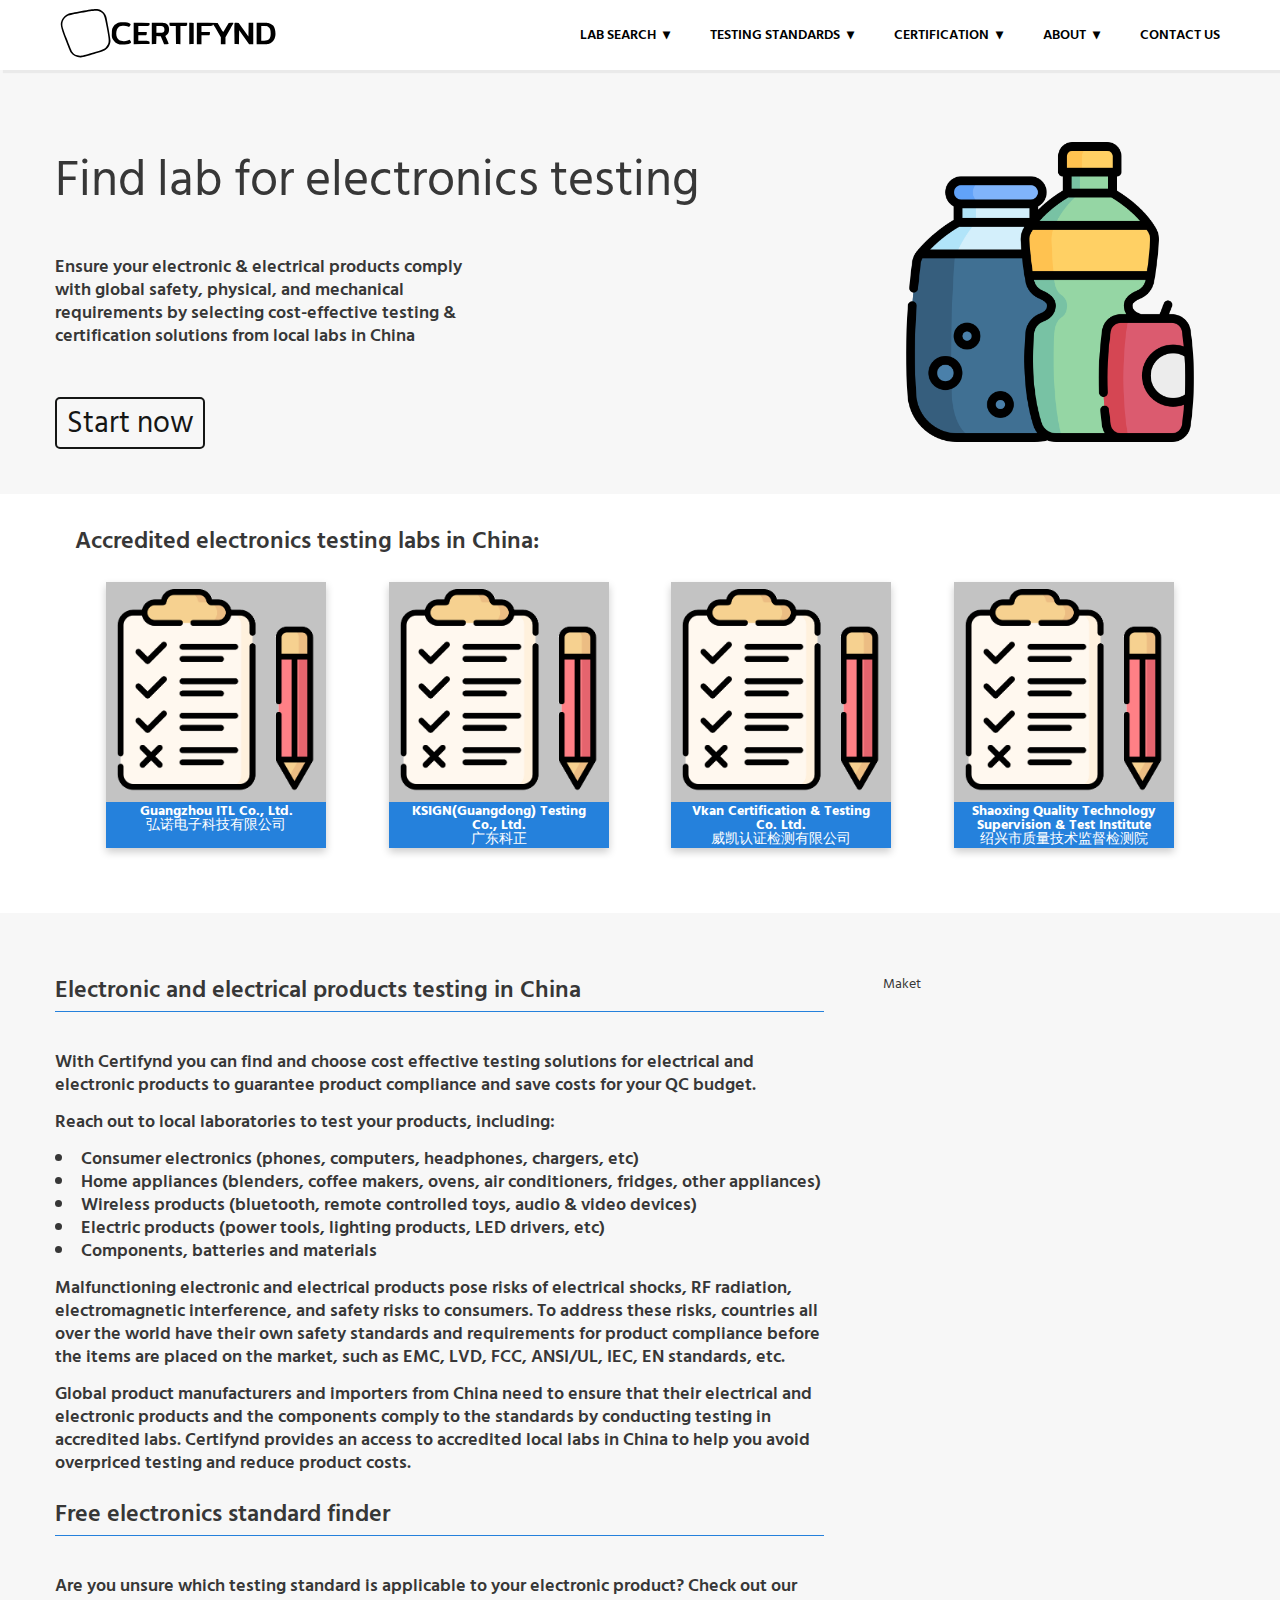
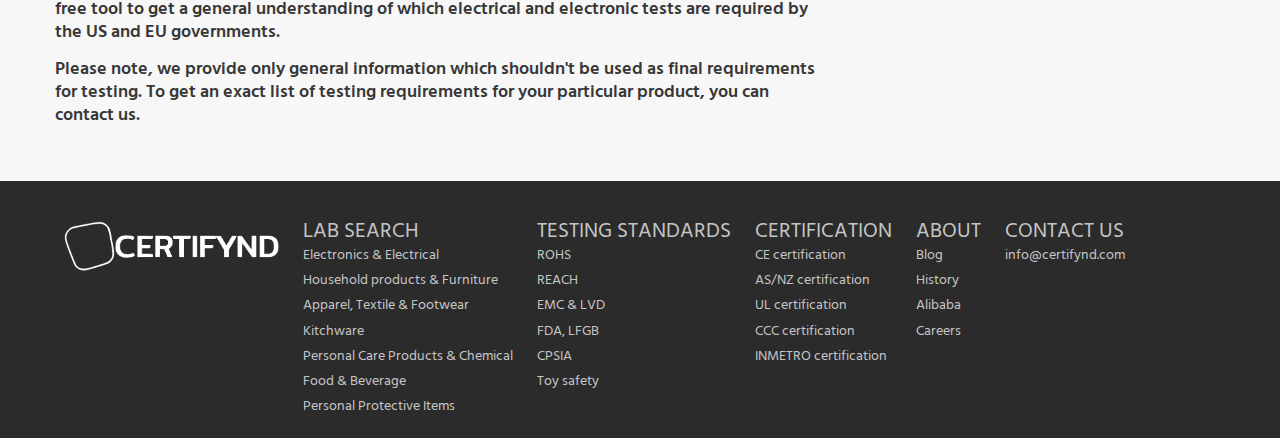
<file: test/food.html>
<!DOCTYPE html>
<html lang="en">

<head>
    <meta name="viewport" content="width=device-width,initial-scale=1,maximum-scale=1,user-scalable=no">
    <meta http-equiv="X-UA-Compatible" content="IE=edge,chrome=1">
    <meta name="HandheldFriendly" content="true">
    <meta charset="UTF-8">
    <link rel="stylesheet" href="/css/style.css">
    <link rel="stylesheet" href="/css/owl.theme.default.min.css">
    <link rel="stylesheet" href="/css/owl.carousel.min.css">
    <link rel="shortcut icon" href="/favicon.ico" type="image/x-icon">
    <link rel="icon" href="/favicon.ico" type="image/x-icon">
    <link href="https://fonts.googleapis.com/css2?family=Hind+Siliguri:wght@500&display=swap" rel="stylesheet">
    <script src="/js/jquery.min.js"></script>
    <script src="/js/bootstrap.min.js"></script>
    <script src="/js/owl.carousel.min.js"></script>
    <script src="/js/prefixfree.min.js"></script>
    <script src="/js/index.js"></script>
    <title>Certifynd</title>
    <meta name="description"
        content="Providing accessible quality testing and certification services. Certifynd is your trustworthy gate to affordable product safety and compliance. Search and choose from numerous accredited laboratories to make producing in China quicker and easier." />
</head>

<body>
    <header>
        <section class="navigation">
            <div class="nav-container">
                <div class="brand">
                    <a href="/"> <img class="logo" src="/img/logo.svg" alt="" height="50"></a>
                </div>
                <nav>
                    <div class="nav-mobile"><a id="nav-toggle" href="#!"><span></span></a></div>
                    <ul class="nav-list">
                        <li>
                            <a href="#!">Lab search</a>
                            <ul class="nav-dropdown">
                              <li>
                                <a href="/test/childrenproducts.html">Toys</a>
                              </li>
                              <li>
                                <a href="/test/electronics.html">Electronics & Electrical</a>
                              </li>
                              <li>
                                <a href="/test/homeproducts.html">Household products & Furniture</a>
                              </li>
                              <li>
                                <a href="/test/textile.html">Apparel, Textile & Footwear</a>
                              </li>
                              <li>
                                <a href="/test/kitchenware.html">kitchenware</a>
                              </li>
                              <li>
                                <a href="/test/personalcare.html">Personal Care Products & Chemical</a>
                              </li>
                              <li>
                                <a href="/test/food.html">Food & Beverage</a>
                              </li>
                              <li>
                                <a href="/test/protection.html">Personal Protective Items</a>
                              </li>
                            </ul>
                        </li>
                        <li>
                            <a href="#!">Testing standards</a>
                            <ul class="nav-dropdown">
                                <li>
                                    <a href="#">ROHS</a>
                                </li>
                                <li>
                                    <a href="#">REACH</a>
                                </li>
                                <li>
                                    <a href="#">EMC & LVD</a>
                                </li>
                                <li>
                                    <a href="#">FDA, LFGB</a>
                                </li>
                                <li>
                                    <a href="#">CPSIA</a>
                                </li>
                                <li>
                                    <a href="#">Toy safety</a>
                                </li>
                            </ul>
                        </li>
                        <li>
                            <a href="#!">Certification</a>
                            <ul class="nav-dropdown">
                                <li>
                                    <a href="#">CE certification</a>
                                </li>
                                <li>
                                    <a href="#">AS/NZ certification</a>
                                </li>
                                <li>
                                    <a href="#">UL certification</a>
                                </li>
                                <li>
                                    <a href="#">CCC certification</a>
                                </li>
                                <li>
                                    <a href="#">INMETRO certification</a>
                                </li>
                            </ul>
                        </li>
                        <li>
                            <a href="#!">About</a>
                            <ul class="nav-dropdown">
                                <li>
                                    <a href="/blog.html">Blog</a>
                                </li>
                                <li>
                                    <a href="#">History</a>
                                </li>
                                <li>
                                    <a href="#">Alibaba</a>
                                </li>
                                <li>
                                    <a href="#">Careers</a>
                                </li>
                            </ul>
                        </li>
                        <li>
                            <a href="#!">Contact us</a>
                        </li>

                    </ul>
                </nav>
            </div>
        </section>
    </header>
    <div class="even">
        <div class="partEven">
            <div class="column1 leftPart">
                <div class="centerInColumn">
                    <div>
                        <div class="centerInColumnh1">
                            <h1>Find lab for electronics testing</h1>
                        </div>
                        <div class="centerInColumnp">
                            <p>Ensure your electronic & electrical products comply with global safety, physical, and mechanical requirements by selecting cost-effective testing & certification solutions from local labs in China</p>
                        </div>
                        <div class="centerInColumnButton">
                            <!--      <button>Start now</button> -->
                            <button class='start-button'>Start now</button>
                        </div>
                    </div>

                </div>
            </div>
            <div class="column1 rightPart">
                <div class="centerInColumn">
                    <img class="testLogo" src="/img/test/drinks.png" alt="">
                </div>
            </div>
        </div>
    </div>
    <div class="odd">
        <div class="partOdd">
            <h2>Accredited electronics testing labs in China:</h2>
            <div class="partOddCards">
                <div class="labCard">
                    <img src="/img/test/testE.png" alt="Avatar" style="width:100%">
                    <div class="containerCard">
                        <h4><b>Guangzhou ITL Co., Ltd.</b></h4>
                        <p>弘诺电子科技有限公司</p>
                    </div>
                </div>
                <div class="labCard">
                    <img src="/img/test/testE.png" alt="Avatar" style="width:100%">
                    <div class="containerCard">
                        <h4><b>KSIGN(Guangdong) Testing Co., Ltd.</b></h4>
                        <p>广东科正</p> 
                    </div>
                </div>
                <div class="labCard">
                    <img src="/img/test/testE.png" alt="Avatar" style="width:100%">
                    <div class="containerCard">
                        <h4><b>Vkan Certification & Testing Co. Ltd.</b></h4>
                        <p>威凯认证检测有限公司</p>
                    </div>
                </div>
                <div class="labCard">
                    <img src="/img/test/testE.png" alt="Avatar" style="width:100%">
                    <div class="containerCard">
                        <h4><b>Shaoxing Quality Technology Supervision & Test Institute</b></h4>
                        <p>绍兴市质量技术监督检测院</p>
                    </div>
                </div>
            </div>
        </div>
    </div>
    <div class="even">
        <div class="partEven">
            
            <div class="column1 leftPart">
                <div class="centerInColumn">
                    <div>
                        <div class="centerInColumnh1">
                            <h2>Electronic and electrical products testing in China</h2>
                            <hr>
                            <br>
                            <br>
                             <p>With Certifynd you can find and choose cost effective testing solutions for electrical and electronic products to guarantee product compliance and save costs for your QC budget.</p>
                             <br>
                           <p>Reach out to local laboratories to test your products, including:</p>
                            <br>
                            <ul>
                                <li>Consumer electronics (phones, computers, headphones, chargers, etc)</li>
                                <li>Home appliances (blenders, coffee makers, ovens, air conditioners, fridges, other appliances)</li>
                                <li>Wireless products (bluetooth, remote controlled toys, audio & video devices)</li>
                                <li>Electric products (power tools, lighting products, LED drivers, etc)</li>
                                <li>Components, batteries and materials</li>
                            </ul>
                            <br>
                            <p>
                              Malfunctioning electronic and electrical products pose risks of electrical shocks, RF radiation, electromagnetic interference, and safety risks to consumers. To address these risks, countries all over the world have their own safety standards and requirements for product compliance before the items are placed on the market, such as EMC, LVD, FCC, ANSI/UL, IEC, EN standards, etc.</p>
                                <br>
                                <p>Global product manufacturers and importers from China need to ensure that their electrical and electronic products and the components comply to the standards by conducting testing in accredited labs. Certifynd provides an access to accredited local labs in China to help you avoid overpriced testing and reduce product costs.</p>
                                <br>
                                <br>
                                <h2>Free electronics standard finder</h2>
                                <hr>
                                <br>
                                <br>
                                <p>Are you unsure which testing standard is applicable to your electronic product? Check out our free tool to get a general understanding of which electrical and electronic tests are required by the US and EU governments.</p>
                                <br>
                                <p>Please note, we provide only general information which shouldn't be used as final requirements for testing. To get an exact list of testing requirements for your particular product, you can contact us.</p>
                        </div>
      
                    </div>

                </div>
            </div>
            <div class="column1 rightPart">
                <div class="centerInColumn">
                    <div class="formMaket">Maket</div>
                   <!--  <img class="testLogo" src="/img/test/kitchentest.png" alt=""> -->
                </div>
            </div>
        </div>
    </div>
    <div class="footer">
        <div class='footerContainer'>
          <div class="footerInner">
            <div class="col-0 col">
              <a href="/"> <img class="logo" src="/img/image.svg" alt="" height="50"></a>
            </div>
            <div class="col-1 col">
              <h2>Lab search</h2>
              <ul class="footerList">
                <li class="footerLi">
                  <a href="#!">Electronics & Electrical</a>
                </li>
                <li>
                  <a href="#!">Household products & Furniture</a>
                </li>
                <li>
                  <a href="#!">Apparel, Textile & Footwear</a>
                </li>
                <li>
                  <a href="/test/kitchenware.html">Kitchware</a>
                </li>
                <li>
                  <a href="#">Personal Care Products & Chemical</a>
                </li>
                <li>
                  <a href="#">Food & Beverage</a>
                </li>
                <li>
                  <a href="#">Personal Protective Items</a>
                </li>
              </ul>
            </div>
            <div class="col-2 col">
              <h2>Testing standards</h2>
    
              <ul class="footerList">
                <li>
                  <a href="#">ROHS</a>
                </li>
                <li>
                  <a href="#">REACH</a>
                </li>
                <li>
                  <a href="#">EMC & LVD</a>
                </li>
                <li>
                  <a href="#">FDA, LFGB</a>
                </li>
                <li>
                  <a href="#">CPSIA</a>
                </li>
                <li>
                  <a href="#">Toy safety</a>
                </li>
              </ul>
            </div>
            <div class="col-3 col">
              <h2>Certification</h2>
              <ul class="footerList">
                <li>
                  <a href="#">CE certification</a>
                </li>
                <li>
                  <a href="#">AS/NZ certification</a>
                </li>
                <li>
                  <a href="#">UL certification</a>
                </li>
                <li>
                  <a href="#">CCC certification</a>
                </li>
                <li>
                  <a href="#">INMETRO certification</a>
                </li>
              </ul>
            </div>
            <div class="col-4 col">
              <h2>About</h2>
              <ul class="footerList">
                <li>
                  <a href="/blog.html">Blog</a>
                </li>
                <li>
                  <a href="#">History</a>
                </li>
                <li>
                  <a href="#">Alibaba</a>
                </li>
                <li>
                  <a href="#">Careers</a>
                </li>
              </ul>
            </div>
            <div class="col-5 col">
              <h2>Contact us</h2>
              <ul class="footerList">
                <li>
                  <p><a href="mailto:info@certifynd.com">info@certifynd.com</a></p>
                </li>
              </ul>
            </div>
          </div>
        </div>
      </div>
</body>
</file>
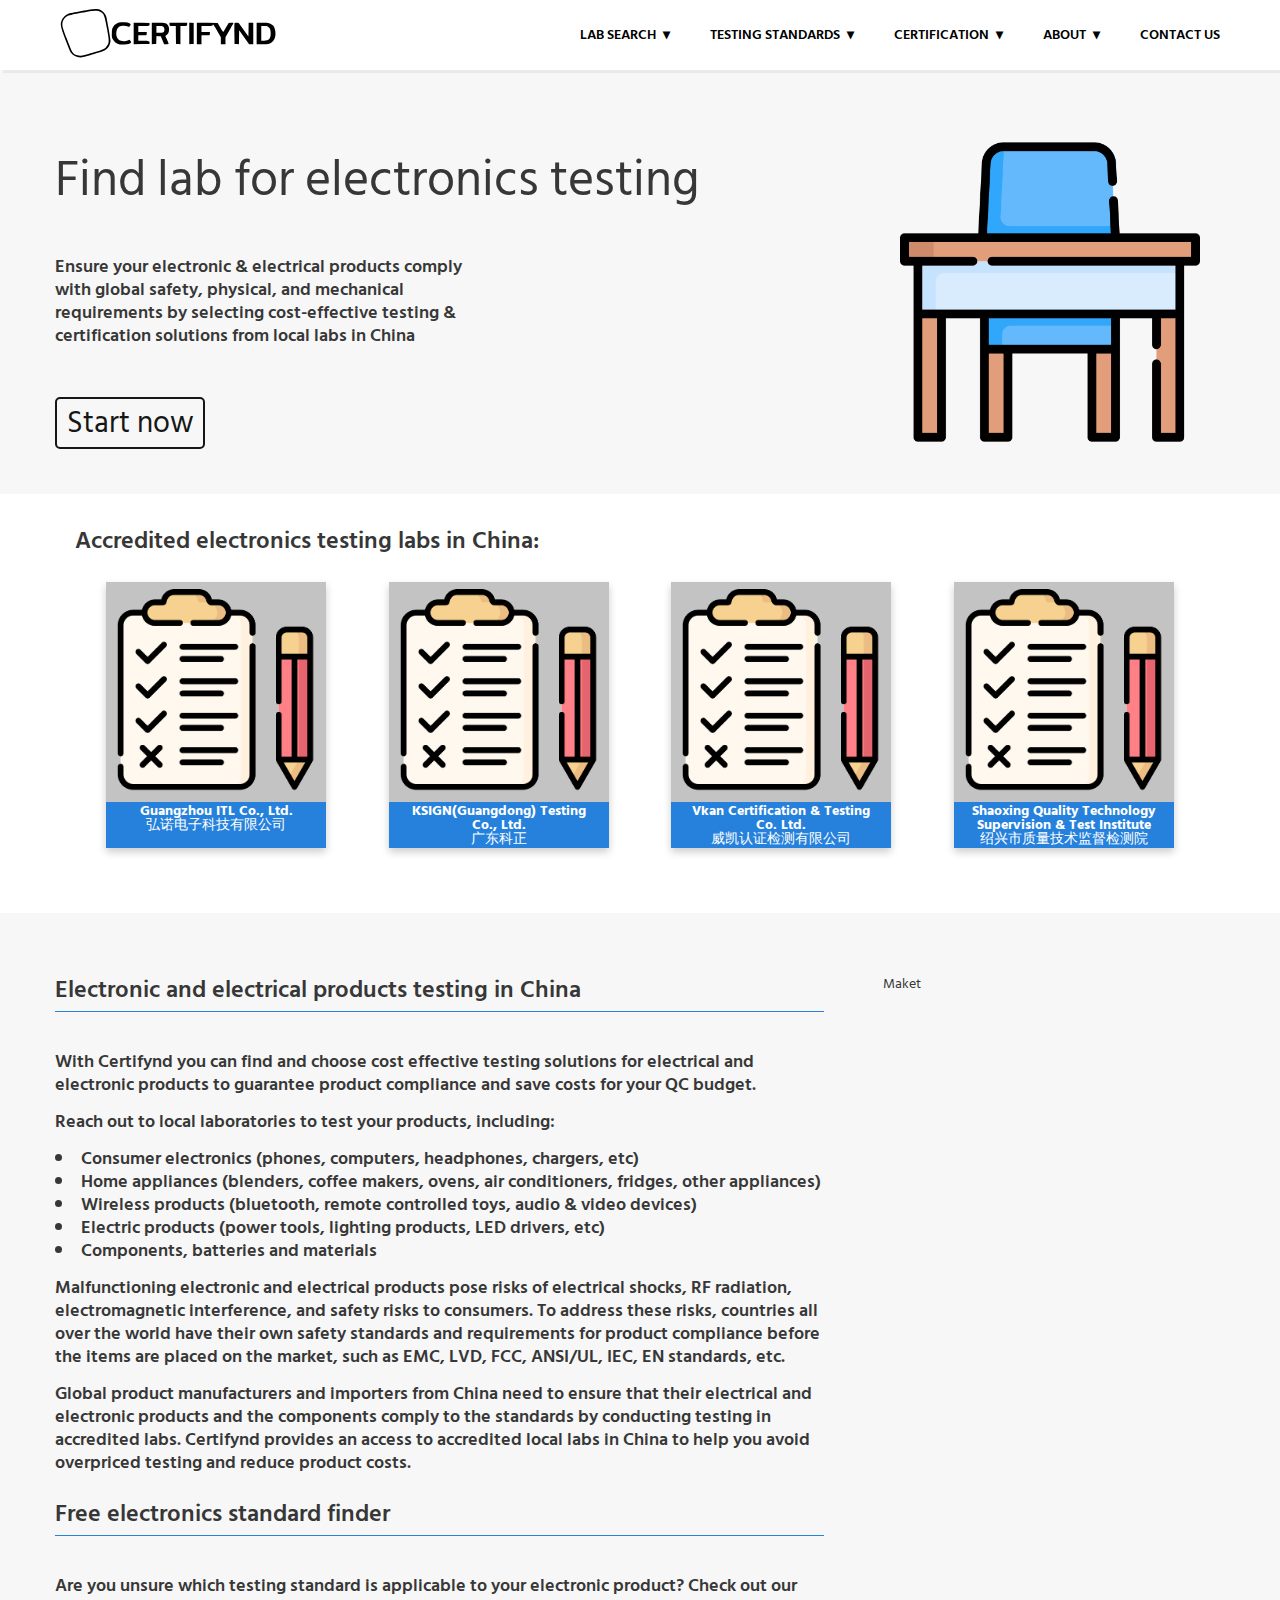
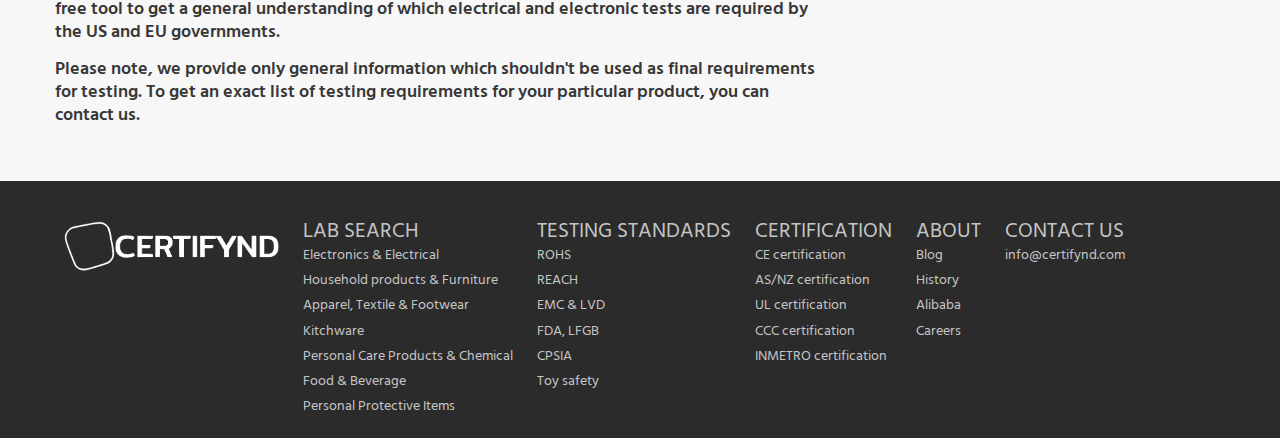
<file: test/homeproducts.html>
<!DOCTYPE html>
<html lang="en">

<head>
    <meta name="viewport" content="width=device-width,initial-scale=1,maximum-scale=1,user-scalable=no">
    <meta http-equiv="X-UA-Compatible" content="IE=edge,chrome=1">
    <meta name="HandheldFriendly" content="true">
    <meta charset="UTF-8">
    <link rel="stylesheet" href="/css/style.css">
    <link rel="stylesheet" href="/css/owl.theme.default.min.css">
    <link rel="stylesheet" href="/css/owl.carousel.min.css">
    <link rel="shortcut icon" href="/favicon.ico" type="image/x-icon">
    <link rel="icon" href="/favicon.ico" type="image/x-icon">
    <link href="https://fonts.googleapis.com/css2?family=Hind+Siliguri:wght@500&display=swap" rel="stylesheet">
    <script src="/js/jquery.min.js"></script>
    <script src="/js/bootstrap.min.js"></script>
    <script src="/js/owl.carousel.min.js"></script>
    <script src="/js/prefixfree.min.js"></script>
    <script src="/js/index.js"></script>
    <title>Certifynd</title>
    <meta name="description"
        content="Providing accessible quality testing and certification services. Certifynd is your trustworthy gate to affordable product safety and compliance. Search and choose from numerous accredited laboratories to make producing in China quicker and easier." />
</head>

<body>
    <header>
        <section class="navigation">
            <div class="nav-container">
                <div class="brand">
                    <a href="/"> <img class="logo" src="/img/logo.svg" alt="" height="50"></a>
                </div>
                <nav>
                    <div class="nav-mobile"><a id="nav-toggle" href="#!"><span></span></a></div>
                    <ul class="nav-list">
                        <li>
                            <a href="#!">Lab search</a>
                            <ul class="nav-dropdown">
                              <li>
                                <a href="/test/childrenproducts.html">Toys</a>
                              </li>
                              <li>
                                <a href="/test/electronics.html">Electronics & Electrical</a>
                              </li>
                              <li>
                                <a href="/test/homeproducts.html">Household products & Furniture</a>
                              </li>
                              <li>
                                <a href="/test/textile.html">Apparel, Textile & Footwear</a>
                              </li>
                              <li>
                                <a href="/test/kitchenware.html">kitchenware</a>
                              </li>
                              <li>
                                <a href="/test/personalcare.html">Personal Care Products & Chemical</a>
                              </li>
                              <li>
                                <a href="/test/food.html">Food & Beverage</a>
                              </li>
                              <li>
                                <a href="/test/protection.html">Personal Protective Items</a>
                              </li>
                            </ul>
                        </li>
                        <li>
                            <a href="#!">Testing standards</a>
                            <ul class="nav-dropdown">
                                <li>
                                    <a href="#">ROHS</a>
                                </li>
                                <li>
                                    <a href="#">REACH</a>
                                </li>
                                <li>
                                    <a href="#">EMC & LVD</a>
                                </li>
                                <li>
                                    <a href="#">FDA, LFGB</a>
                                </li>
                                <li>
                                    <a href="#">CPSIA</a>
                                </li>
                                <li>
                                    <a href="#">Toy safety</a>
                                </li>
                            </ul>
                        </li>
                        <li>
                            <a href="#!">Certification</a>
                            <ul class="nav-dropdown">
                                <li>
                                    <a href="#">CE certification</a>
                                </li>
                                <li>
                                    <a href="#">AS/NZ certification</a>
                                </li>
                                <li>
                                    <a href="#">UL certification</a>
                                </li>
                                <li>
                                    <a href="#">CCC certification</a>
                                </li>
                                <li>
                                    <a href="#">INMETRO certification</a>
                                </li>
                            </ul>
                        </li>
                        <li>
                            <a href="#!">About</a>
                            <ul class="nav-dropdown">
                                <li>
                                    <a href="/blog.html">Blog</a>
                                </li>
                                <li>
                                    <a href="#">History</a>
                                </li>
                                <li>
                                    <a href="#">Alibaba</a>
                                </li>
                                <li>
                                    <a href="#">Careers</a>
                                </li>
                            </ul>
                        </li>
                        <li>
                            <a href="#!">Contact us</a>
                        </li>

                    </ul>
                </nav>
            </div>
        </section>
    </header>
    <div class="even">
        <div class="partEven">
            <div class="column1 leftPart">
                <div class="centerInColumn">
                    <div>
                        <div class="centerInColumnh1">
                            <h1>Find lab for electronics testing</h1>
                        </div>
                        <div class="centerInColumnp">
                            <p>Ensure your electronic & electrical products comply with global safety, physical, and mechanical requirements by selecting cost-effective testing & certification solutions from local labs in China</p>
                        </div>
                        <div class="centerInColumnButton">
                            <!--      <button>Start now</button> -->
                            <button class='start-button'>Start now</button>
                        </div>
                    </div>

                </div>
            </div>
            <div class="column1 rightPart">
                <div class="centerInColumn">
                    <img class="testLogo" src="/img/test/desk.png" alt="">
                </div>
            </div>
        </div>
    </div>
    <div class="odd">
        <div class="partOdd">
            <h2>Accredited electronics testing labs in China:</h2>
            <div class="partOddCards">
                <div class="labCard">
                    <img src="/img/test/testE.png" alt="Avatar" style="width:100%">
                    <div class="containerCard">
                        <h4><b>Guangzhou ITL Co., Ltd.</b></h4>
                        <p>弘诺电子科技有限公司</p>
                    </div>
                </div>
                <div class="labCard">
                    <img src="/img/test/testE.png" alt="Avatar" style="width:100%">
                    <div class="containerCard">
                        <h4><b>KSIGN(Guangdong) Testing Co., Ltd.</b></h4>
                        <p>广东科正</p> 
                    </div>
                </div>
                <div class="labCard">
                    <img src="/img/test/testE.png" alt="Avatar" style="width:100%">
                    <div class="containerCard">
                        <h4><b>Vkan Certification & Testing Co. Ltd.</b></h4>
                        <p>威凯认证检测有限公司</p>
                    </div>
                </div>
                <div class="labCard">
                    <img src="/img/test/testE.png" alt="Avatar" style="width:100%">
                    <div class="containerCard">
                        <h4><b>Shaoxing Quality Technology Supervision & Test Institute</b></h4>
                        <p>绍兴市质量技术监督检测院</p>
                    </div>
                </div>
            </div>
        </div>
    </div>
    <div class="even">
        <div class="partEven">
            
            <div class="column1 leftPart">
                <div class="centerInColumn">
                    <div>
                        <div class="centerInColumnh1">
                            <h2>Electronic and electrical products testing in China</h2>
                            <hr>
                            <br>
                            <br>
                             <p>With Certifynd you can find and choose cost effective testing solutions for electrical and electronic products to guarantee product compliance and save costs for your QC budget.</p>
                             <br>
                           <p>Reach out to local laboratories to test your products, including:</p>
                            <br>
                            <ul>
                                <li>Consumer electronics (phones, computers, headphones, chargers, etc)</li>
                                <li>Home appliances (blenders, coffee makers, ovens, air conditioners, fridges, other appliances)</li>
                                <li>Wireless products (bluetooth, remote controlled toys, audio & video devices)</li>
                                <li>Electric products (power tools, lighting products, LED drivers, etc)</li>
                                <li>Components, batteries and materials</li>
                            </ul>
                            <br>
                            <p>
                              Malfunctioning electronic and electrical products pose risks of electrical shocks, RF radiation, electromagnetic interference, and safety risks to consumers. To address these risks, countries all over the world have their own safety standards and requirements for product compliance before the items are placed on the market, such as EMC, LVD, FCC, ANSI/UL, IEC, EN standards, etc.</p>
                                <br>
                                <p>Global product manufacturers and importers from China need to ensure that their electrical and electronic products and the components comply to the standards by conducting testing in accredited labs. Certifynd provides an access to accredited local labs in China to help you avoid overpriced testing and reduce product costs.</p>
                                <br>
                                <br>
                                <h2>Free electronics standard finder</h2>
                                <hr>
                                <br>
                                <br>
                                <p>Are you unsure which testing standard is applicable to your electronic product? Check out our free tool to get a general understanding of which electrical and electronic tests are required by the US and EU governments.</p>
                                <br>
                                <p>Please note, we provide only general information which shouldn't be used as final requirements for testing. To get an exact list of testing requirements for your particular product, you can contact us.</p>
                        </div>
      
                    </div>

                </div>
            </div>
            <div class="column1 rightPart">
                <div class="centerInColumn">
                    <div class="formMaket">Maket</div>
                   <!--  <img class="testLogo" src="/img/test/kitchentest.png" alt=""> -->
                </div>
            </div>
        </div>
    </div>
    <div class="footer">
        <div class='footerContainer'>
          <div class="footerInner">
            <div class="col-0 col">
              <a href="/"> <img class="logo" src="/img/image.svg" alt="" height="50"></a>
            </div>
            <div class="col-1 col">
              <h2>Lab search</h2>
              <ul class="footerList">
                <li class="footerLi">
                  <a href="#!">Electronics & Electrical</a>
                </li>
                <li>
                  <a href="#!">Household products & Furniture</a>
                </li>
                <li>
                  <a href="#!">Apparel, Textile & Footwear</a>
                </li>
                <li>
                  <a href="/test/kitchenware.html">Kitchware</a>
                </li>
                <li>
                  <a href="#">Personal Care Products & Chemical</a>
                </li>
                <li>
                  <a href="#">Food & Beverage</a>
                </li>
                <li>
                  <a href="#">Personal Protective Items</a>
                </li>
              </ul>
            </div>
            <div class="col-2 col">
              <h2>Testing standards</h2>
    
              <ul class="footerList">
                <li>
                  <a href="#">ROHS</a>
                </li>
                <li>
                  <a href="#">REACH</a>
                </li>
                <li>
                  <a href="#">EMC & LVD</a>
                </li>
                <li>
                  <a href="#">FDA, LFGB</a>
                </li>
                <li>
                  <a href="#">CPSIA</a>
                </li>
                <li>
                  <a href="#">Toy safety</a>
                </li>
              </ul>
            </div>
            <div class="col-3 col">
              <h2>Certification</h2>
              <ul class="footerList">
                <li>
                  <a href="#">CE certification</a>
                </li>
                <li>
                  <a href="#">AS/NZ certification</a>
                </li>
                <li>
                  <a href="#">UL certification</a>
                </li>
                <li>
                  <a href="#">CCC certification</a>
                </li>
                <li>
                  <a href="#">INMETRO certification</a>
                </li>
              </ul>
            </div>
            <div class="col-4 col">
              <h2>About</h2>
              <ul class="footerList">
                <li>
                  <a href="/blog.html">Blog</a>
                </li>
                <li>
                  <a href="#">History</a>
                </li>
                <li>
                  <a href="#">Alibaba</a>
                </li>
                <li>
                  <a href="#">Careers</a>
                </li>
              </ul>
            </div>
            <div class="col-5 col">
              <h2>Contact us</h2>
              <ul class="footerList">
                <li>
                  <p><a href="mailto:info@certifynd.com">info@certifynd.com</a></p>
                </li>
              </ul>
            </div>
          </div>
        </div>
      </div>
</body>
</file>
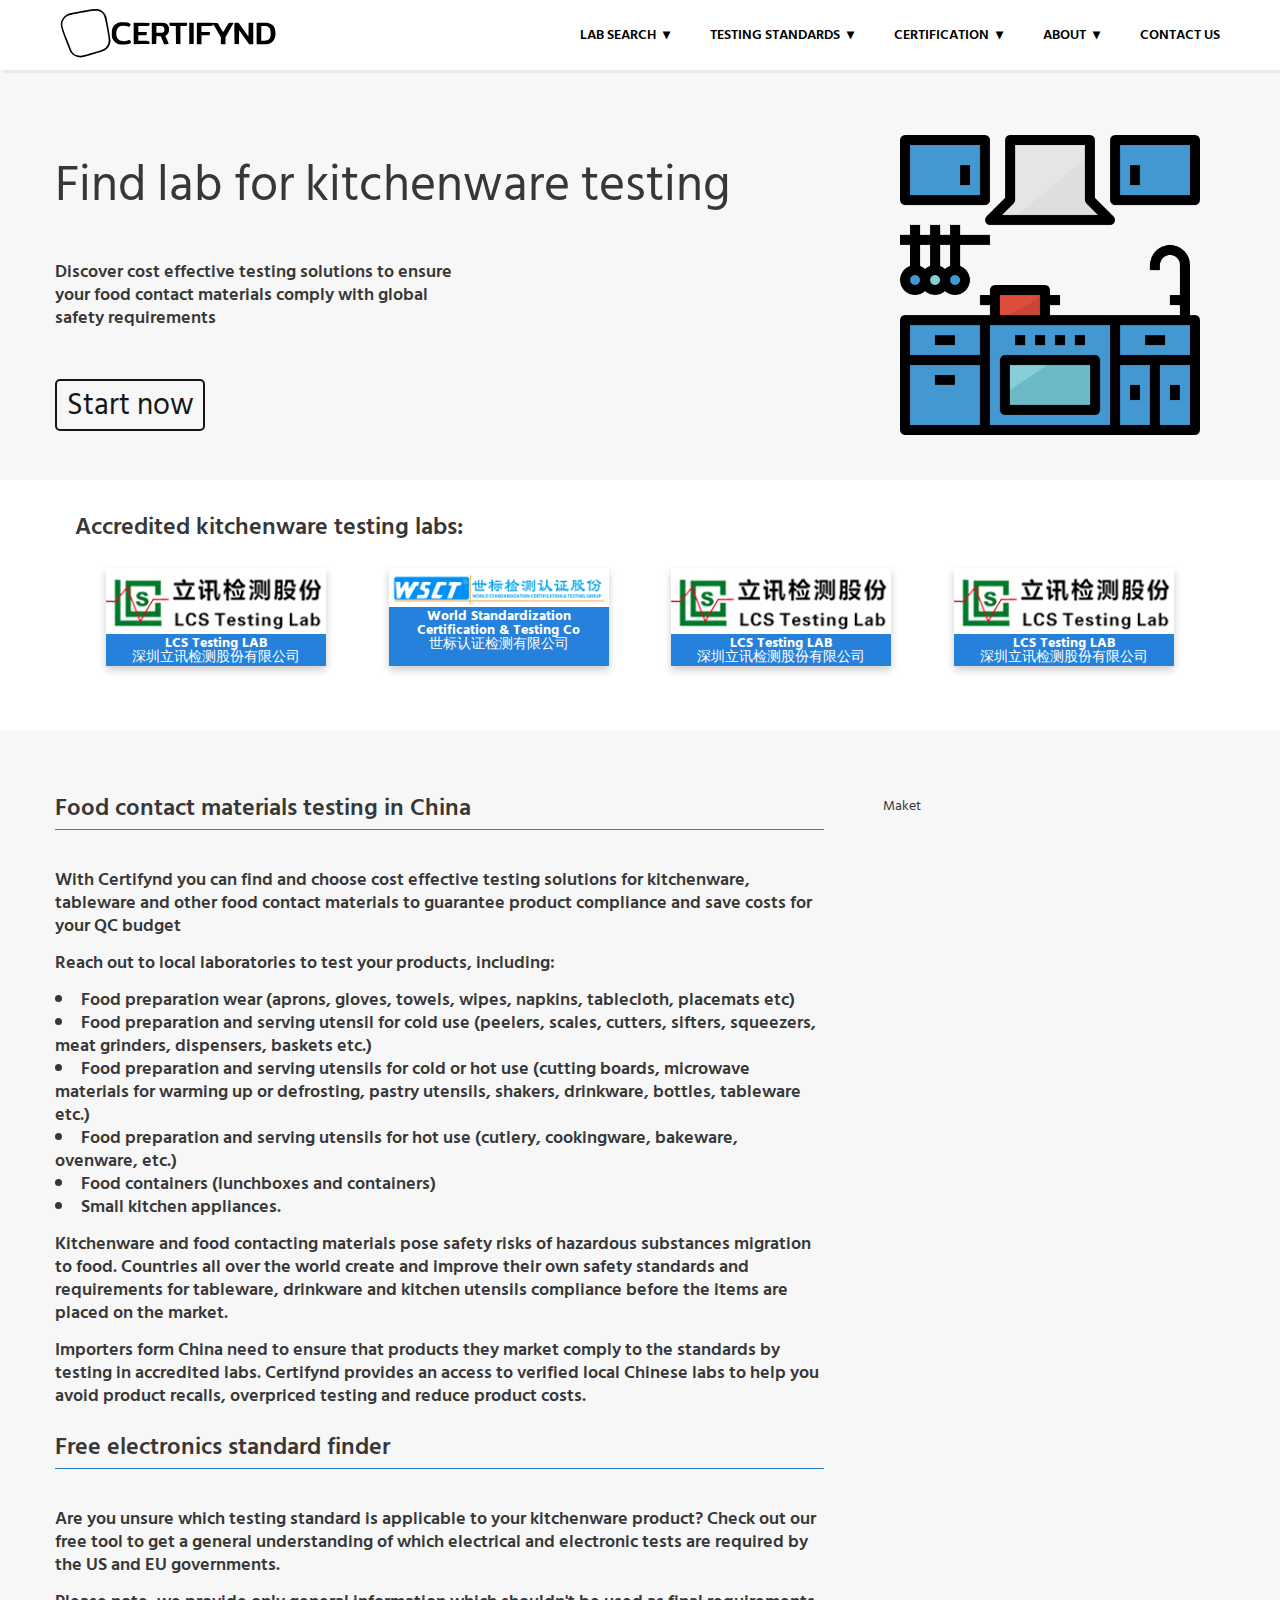
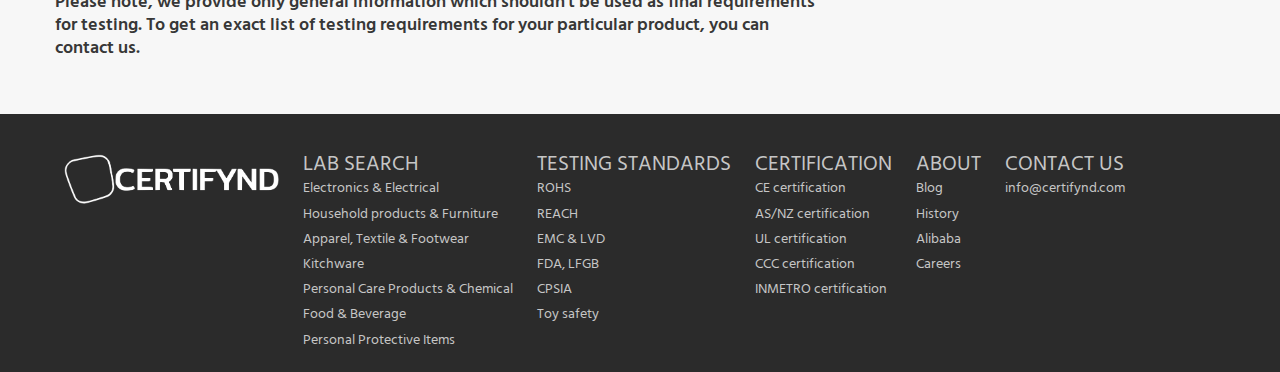
<file: test/kitchenware.html>
<!DOCTYPE html>
<html lang="en">

<head>
    <meta name="viewport" content="width=device-width,initial-scale=1,maximum-scale=1,user-scalable=no">
    <meta http-equiv="X-UA-Compatible" content="IE=edge,chrome=1">
    <meta name="HandheldFriendly" content="true">
    <meta charset="UTF-8">
    <link rel="stylesheet" href="/css/style.css">
    <link rel="stylesheet" href="/css/owl.theme.default.min.css">
    <link rel="stylesheet" href="/css/owl.carousel.min.css">
    <link rel="shortcut icon" href="/favicon.ico" type="image/x-icon">
    <link rel="icon" href="/favicon.ico" type="image/x-icon">
    <link href="https://fonts.googleapis.com/css2?family=Hind+Siliguri:wght@500&display=swap" rel="stylesheet">
    <script src="/js/jquery.min.js"></script>
    <script src="/js/bootstrap.min.js"></script>
    <script src="/js/owl.carousel.min.js"></script>
    <script src="/js/prefixfree.min.js"></script>
    <script src="/js/index.js"></script>
    <title>Certifynd</title>
    <meta name="description"
        content="Providing accessible quality testing and certification services. Certifynd is your trustworthy gate to affordable product safety and compliance. Search and choose from numerous accredited laboratories to make producing in China quicker and easier." />
</head>

<body>
    <header>
        <section class="navigation">
            <div class="nav-container">
                <div class="brand">
                    <a href="/"> <img class="logo" src="/img/logo.svg" alt="" height="50"></a>
                </div>
                <nav>
                    <div class="nav-mobile"><a id="nav-toggle" href="#!"><span></span></a></div>
                    <ul class="nav-list">
                        <li>
                            <a href="#!">Lab search</a>
                            <ul class="nav-dropdown">
                              <li>
                                <a href="/test/childrenproducts.html">Toys</a>
                              </li>
                              <li>
                                <a href="/test/electronics.html">Electronics & Electrical</a>
                              </li>
                              <li>
                                <a href="/test/homeproducts.html">Household products & Furniture</a>
                              </li>
                              <li>
                                <a href="/test/textile.html">Apparel, Textile & Footwear</a>
                              </li>
                              <li>
                                <a href="/test/kitchenware.html">kitchenware</a>
                              </li>
                              <li>
                                <a href="/test/personalcare.html">Personal Care Products & Chemical</a>
                              </li>
                              <li>
                                <a href="/test/food.html">Food & Beverage</a>
                              </li>
                              <li>
                                <a href="/test/protection.html">Personal Protective Items</a>
                              </li>
                            </ul>
                        </li>
                        <li>
                            <a href="#!">Testing standards</a>
                            <ul class="nav-dropdown">
                                <li>
                                    <a href="#">ROHS</a>
                                </li>
                                <li>
                                    <a href="#">REACH</a>
                                </li>
                                <li>
                                    <a href="#">EMC & LVD</a>
                                </li>
                                <li>
                                    <a href="#">FDA, LFGB</a>
                                </li>
                                <li>
                                    <a href="#">CPSIA</a>
                                </li>
                                <li>
                                    <a href="#">Toy safety</a>
                                </li>
                            </ul>
                        </li>
                        <li>
                            <a href="#!">Certification</a>
                            <ul class="nav-dropdown">
                                <li>
                                    <a href="#">CE certification</a>
                                </li>
                                <li>
                                    <a href="#">AS/NZ certification</a>
                                </li>
                                <li>
                                    <a href="#">UL certification</a>
                                </li>
                                <li>
                                    <a href="#">CCC certification</a>
                                </li>
                                <li>
                                    <a href="#">INMETRO certification</a>
                                </li>
                            </ul>
                        </li>
                        <li>
                            <a href="#!">About</a>
                            <ul class="nav-dropdown">
                                <li>
                                    <a href="/blog.html">Blog</a>
                                </li>
                                <li>
                                    <a href="#">History</a>
                                </li>
                                <li>
                                    <a href="#">Alibaba</a>
                                </li>
                                <li>
                                    <a href="#">Careers</a>
                                </li>
                            </ul>
                        </li>
                        <li>
                            <a href="#!">Contact us</a>
                        </li>

                    </ul>
                </nav>
            </div>
        </section>
    </header>
    <div class="even">
        <div class="partEven">
            <div class="column1 leftPart">
                <div class="centerInColumn">
                    <div>
                        <div class="centerInColumnh1">
                            <h1>Find lab for kitchenware testing</h1>
                        </div>
                        <div class="centerInColumnp">
                            <p>Discover cost effective testing solutions to ensure your food contact materials comply
                                with
                                global safety requirements</p>
                        </div>
                        <div class="centerInColumnButton">
                            <!--      <button>Start now</button> -->
                            <button class='start-button'>Start now</button>
                        </div>
                    </div>

                </div>
            </div>
            <div class="column1 rightPart">
                <div class="centerInColumn">
                    <img class="testLogo" src="/img/test/kitchentest2.png" alt="">
                </div>
            </div>
        </div>
    </div>
    <div class="odd">
        <div class="partOdd">
            <h2>Accredited kitchenware testing labs:</h2>
            <div class="partOddCards">
                <div class="labCard">
                    <img src="/img/test/lsc_testing.png" alt="Avatar" style="width:100%">
                    <div class="containerCard">
                        <h4><b>LCS Testing LAB</b></h4>
                        <p>深圳立讯检测股份有限公司
                        </p>
                    </div>
                </div>
                <div class="labCard">
                    <img src="/img/test/World_Standardization_Certification.png" alt="Avatar" style="width:100%">
                    <div class="containerCard">
                        <h4><b>World Standardization Certification & Testing Co</b></h4>
                        <p>世标认证检测有限公司</p>
                    </div>
                </div>
                <div class="labCard">
                    <img src="/img/test/lsc_testing.png" alt="Avatar" style="width:100%">
                    <div class="containerCard">
                        <h4><b>LCS Testing LAB</b></h4>
                        <p>深圳立讯检测股份有限公司
                        </p>
                    </div>
                </div>
                <div class="labCard">
                    <img src="/img/test/lsc_testing.png" alt="Avatar" style="width:100%">
                    <div class="containerCard">
                        <h4><b>LCS Testing LAB</b></h4>
                        <p>深圳立讯检测股份有限公司
                        </p>
                    </div>
                </div>
            </div>
        </div>
    </div>
    <div class="even">
        <div class="partEven">
            
            <div class="column1 leftPart">
                <div class="centerInColumn">
                    <div>
                        <div class="centerInColumnh1">
                            <h2>Food contact materials testing in China</h2>
                            <hr>
                            <br>
                            <br>
                             <p> With Certifynd you can find and choose cost effective testing solutions for kitchenware, tableware and other food contact materials to guarantee product compliance and save costs for your QC budget</p> <br>
                           <p> Reach out to local laboratories to test your products, including:</p>
                            <br>
                            <ul>
                                <li>Food preparation wear (aprons, gloves, towels, wipes, napkins, tablecloth, placemats etc)</li>
                                <li>Food preparation and serving utensil for cold use (peelers, scales, cutters, sifters, squeezers, meat grinders, dispensers, baskets etc.)</li>
                                <li>Food preparation and serving utensils for cold or hot use (cutting boards, microwave materials for  warming up or defrosting, pastry utensils, shakers, drinkware, bottles, tableware etc.)</li>
                                <li>Food preparation and serving utensils for hot use (cutlery, cookingware, bakeware, ovenware, etc.)</li>
                                <li>Food containers (lunchboxes and containers)</li>
                                <li>Small kitchen appliances.</li>
                            </ul>
                            <br>
                            <p>
                                Kitchenware and food contacting materials pose safety risks of hazardous substances migration to food. Countries all over the world create and improve their own safety standards and requirements for tableware, drinkware and kitchen utensils compliance before the items are placed on the market.</p>
                                <br>
                                <p>Importers form China need to ensure that products they market comply to the standards by testing in accredited labs. Certifynd provides an access to verified local Chinese labs to help you avoid product recalls, overpriced testing and reduce product costs.</p>
                                <br>
                                <br>
                                <h2>Free electronics standard finder</h2>
                                <hr>
                                <br>
                                <br>
                                <p>Are you unsure which testing standard is applicable to your kitchenware product? Check out our free tool to get a general understanding of which electrical and electronic tests are required by the US and EU governments.</p>
                                <br>
                                <p>Please note, we provide only general information which shouldn't be used as final requirements for testing. To get an exact list of testing requirements for your particular product, you can contact us.</p>
                        </div>
      
                    </div>

                </div>
            </div>
            <div class="column1 rightPart">
                <div class="centerInColumn">
                    <div class="formMaket">Maket</div>
                   <!--  <img class="testLogo" src="/img/test/kitchentest.png" alt=""> -->
                </div>
            </div>
        </div>
    </div>
    <div class="footer">
        <div class='footerContainer'>
          <div class="footerInner">
            <div class="col-0 col">
              <a href="/"> <img class="logo" src="/img/image.svg" alt="" height="50"></a>
            </div>
            <div class="col-1 col">
              <h2>Lab search</h2>
              <ul class="footerList">
                <li class="footerLi">
                  <a href="#!">Electronics & Electrical</a>
                </li>
                <li>
                  <a href="/test/homeproducts.html">Household products & Furniture</a>
                </li>
                <li>
                  <a href="/test/textile.html">Apparel, Textile & Footwear</a>
                </li>
                <li>
                  <a href="/test/kitchenware.html">Kitchware</a>
                </li>
                <li>
                  <a href="#">Personal Care Products & Chemical</a>
                </li>
                <li>
                  <a href="#">Food & Beverage</a>
                </li>
                <li>
                  <a href="/test/protection.html">Personal Protective Items</a>
                </li>
              </ul>
            </div>
            <div class="col-2 col">
              <h2>Testing standards</h2>
    
              <ul class="footerList">
                <li>
                  <a href="#">ROHS</a>
                </li>
                <li>
                  <a href="#">REACH</a>
                </li>
                <li>
                  <a href="#">EMC & LVD</a>
                </li>
                <li>
                  <a href="#">FDA, LFGB</a>
                </li>
                <li>
                  <a href="#">CPSIA</a>
                </li>
                <li>
                  <a href="#">Toy safety</a>
                </li>
              </ul>
            </div>
            <div class="col-3 col">
              <h2>Certification</h2>
              <ul class="footerList">
                <li>
                  <a href="#">CE certification</a>
                </li>
                <li>
                  <a href="#">AS/NZ certification</a>
                </li>
                <li>
                  <a href="#">UL certification</a>
                </li>
                <li>
                  <a href="#">CCC certification</a>
                </li>
                <li>
                  <a href="#">INMETRO certification</a>
                </li>
              </ul>
            </div>
            <div class="col-4 col">
              <h2>About</h2>
              <ul class="footerList">
                <li>
                  <a href="/blog.html">Blog</a>
                </li>
                <li>
                  <a href="#">History</a>
                </li>
                <li>
                  <a href="#">Alibaba</a>
                </li>
                <li>
                  <a href="#">Careers</a>
                </li>
              </ul>
            </div>
            <div class="col-5 col">
              <h2>Contact us</h2>
              <ul class="footerList">
                <li>
                  <p><a href="mailto:info@certifynd.com">info@certifynd.com</a></p>
                </li>
              </ul>
            </div>
          </div>
        </div>
      </div>
</body>
</file>
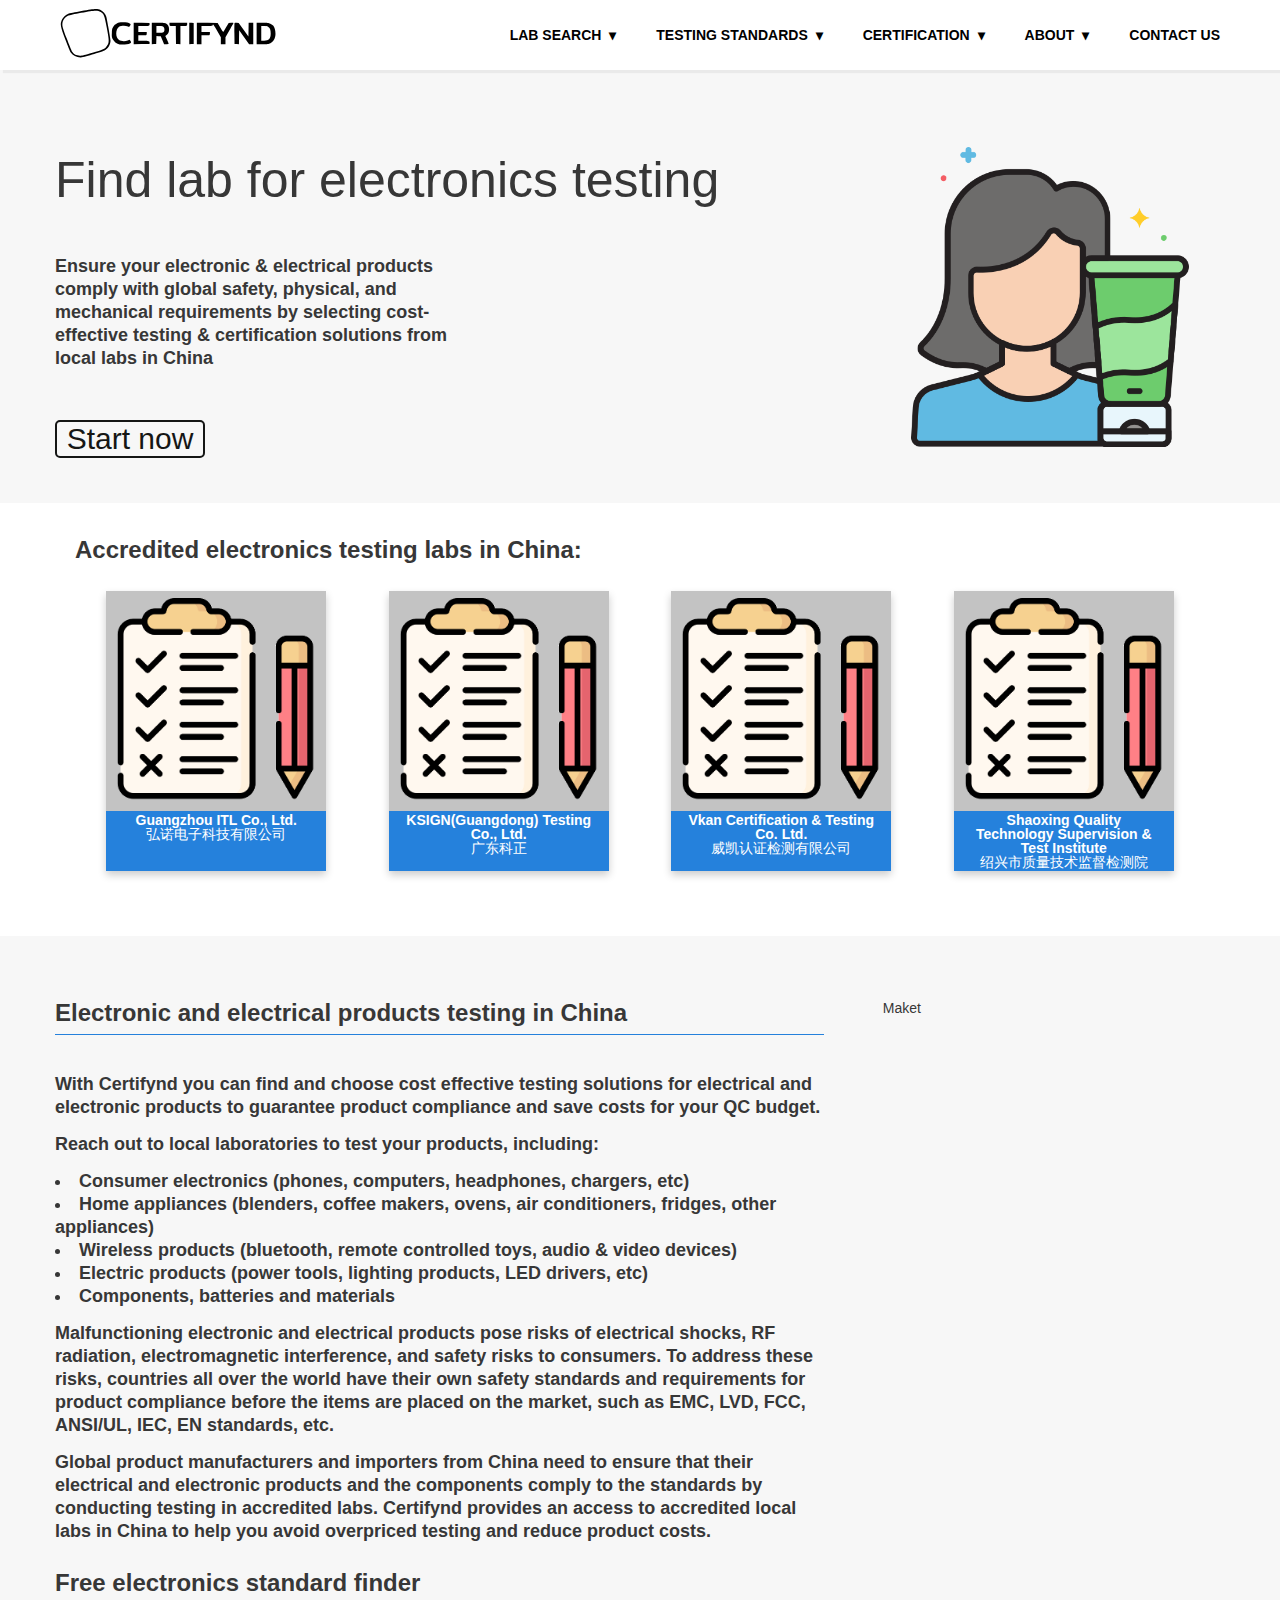
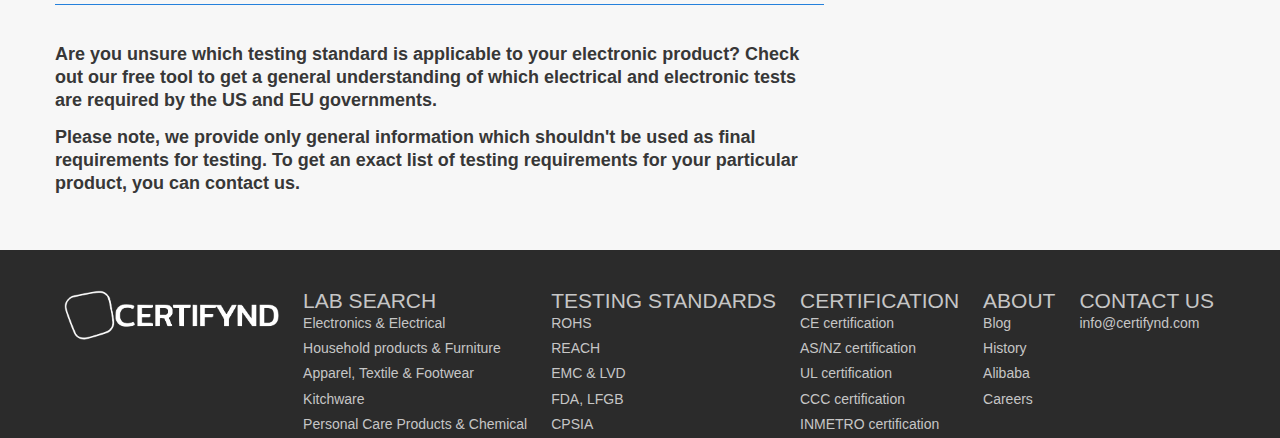
<file: test/personalcare.html>
<!DOCTYPE html>
<html lang="en">

<head>
    <meta name="viewport" content="width=device-width,initial-scale=1,maximum-scale=1,user-scalable=no">
    <meta http-equiv="X-UA-Compatible" content="IE=edge,chrome=1">
    <meta name="HandheldFriendly" content="true">
    <meta charset="UTF-8">
    <link rel="stylesheet" href="/css/style.css">
    <link rel="stylesheet" href="/css/owl.theme.default.min.css">
    <link rel="stylesheet" href="/css/owl.carousel.min.css">
    <link rel="shortcut icon" href="/favicon.ico" type="image/x-icon">
    <link rel="icon" href="/favicon.ico" type="image/x-icon">
    <link href="https://fonts.googleapis.com/css2?family=Hind+Siliguri:wght@500&display=swap" rel="stylesheet">
    <script src="/js/jquery.min.js"></script>
    <script src="/js/bootstrap.min.js"></script>
    <script src="/js/owl.carousel.min.js"></script>
    <script src="/js/prefixfree.min.js"></script>
    <script src="/js/index.js"></script>
    <title>Certifynd</title>
    <meta name="description"
        content="Providing accessible quality testing and certification services. Certifynd is your trustworthy gate to affordable product safety and compliance. Search and choose from numerous accredited laboratories to make producing in China quicker and easier." />
</head>

<body>
    <header>
        <section class="navigation">
            <div class="nav-container">
                <div class="brand">
                    <a href="/"> <img class="logo" src="/img/logo.svg" alt="" height="50"></a>
                </div>
                <nav>
                    <div class="nav-mobile"><a id="nav-toggle" href="#!"><span></span></a></div>
                    <ul class="nav-list">
                        <li>
                            <a href="#!">Lab search</a>
                            <ul class="nav-dropdown">
                              <li>
                                <a href="/test/childrenproducts.html">Toys</a>
                              </li>
                              <li>
                                <a href="/test/electronics.html">Electronics & Electrical</a>
                              </li>
                              <li>
                                <a href="/test/homeproducts.html">Household products & Furniture</a>
                              </li>
                              <li>
                                <a href="/test/textile.html">Apparel, Textile & Footwear</a>
                              </li>
                              <li>
                                <a href="/test/kitchenware.html">kitchenware</a>
                              </li>
                              <li>
                                <a href="/test/personalcare.html">Personal Care Products & Chemical</a>
                              </li>
                              <li>
                                <a href="/test/food.html">Food & Beverage</a>
                              </li>
                              <li>
                                <a href="/test/protection.html">Personal Protective Items</a>
                              </li>
                            </ul>
                        </li>
                        <li>
                            <a href="#!">Testing standards</a>
                            <ul class="nav-dropdown">
                                <li>
                                    <a href="#">ROHS</a>
                                </li>
                                <li>
                                    <a href="#">REACH</a>
                                </li>
                                <li>
                                    <a href="#">EMC & LVD</a>
                                </li>
                                <li>
                                    <a href="#">FDA, LFGB</a>
                                </li>
                                <li>
                                    <a href="#">CPSIA</a>
                                </li>
                                <li>
                                    <a href="#">Toy safety</a>
                                </li>
                            </ul>
                        </li>
                        <li>
                            <a href="#!">Certification</a>
                            <ul class="nav-dropdown">
                                <li>
                                    <a href="#">CE certification</a>
                                </li>
                                <li>
                                    <a href="#">AS/NZ certification</a>
                                </li>
                                <li>
                                    <a href="#">UL certification</a>
                                </li>
                                <li>
                                    <a href="#">CCC certification</a>
                                </li>
                                <li>
                                    <a href="#">INMETRO certification</a>
                                </li>
                            </ul>
                        </li>
                        <li>
                            <a href="#!">About</a>
                            <ul class="nav-dropdown">
                                <li>
                                    <a href="/blog.html">Blog</a>
                                </li>
                                <li>
                                    <a href="#">History</a>
                                </li>
                                <li>
                                    <a href="#">Alibaba</a>
                                </li>
                                <li>
                                    <a href="#">Careers</a>
                                </li>
                            </ul>
                        </li>
                        <li>
                            <a href="#!">Contact us</a>
                        </li>

                    </ul>
                </nav>
            </div>
        </section>
    </header>
    <div class="even">
        <div class="partEven">
            <div class="column1 leftPart">
                <div class="centerInColumn">
                    <div>
                        <div class="centerInColumnh1">
                            <h1>Find lab for electronics testing</h1>
                        </div>
                        <div class="centerInColumnp">
                            <p>Ensure your electronic & electrical products comply with global safety, physical, and mechanical requirements by selecting cost-effective testing & certification solutions from local labs in China</p>
                        </div>
                        <div class="centerInColumnButton">
                            <!--      <button>Start now</button> -->
                            <button class='start-button'>Start now</button>
                        </div>
                    </div>

                </div>
            </div>
            <div class="column1 rightPart">
                <div class="centerInColumn">
                    <img class="testLogo" src="/img/test/personal-care.png" alt="">
                </div>
            </div>
        </div>
    </div>
    <div class="odd">
        <div class="partOdd">
            <h2>Accredited electronics testing labs in China:</h2>
            <div class="partOddCards">
                <div class="labCard">
                    <img src="/img/test/testE.png" alt="Avatar" style="width:100%">
                    <div class="containerCard">
                        <h4><b>Guangzhou ITL Co., Ltd.</b></h4>
                        <p>弘诺电子科技有限公司</p>
                    </div>
                </div>
                <div class="labCard">
                    <img src="/img/test/testE.png" alt="Avatar" style="width:100%">
                    <div class="containerCard">
                        <h4><b>KSIGN(Guangdong) Testing Co., Ltd.</b></h4>
                        <p>广东科正</p> 
                    </div>
                </div>
                <div class="labCard">
                    <img src="/img/test/testE.png" alt="Avatar" style="width:100%">
                    <div class="containerCard">
                        <h4><b>Vkan Certification & Testing Co. Ltd.</b></h4>
                        <p>威凯认证检测有限公司</p>
                    </div>
                </div>
                <div class="labCard">
                    <img src="/img/test/testE.png" alt="Avatar" style="width:100%">
                    <div class="containerCard">
                        <h4><b>Shaoxing Quality Technology Supervision & Test Institute</b></h4>
                        <p>绍兴市质量技术监督检测院</p>
                    </div>
                </div>
            </div>
        </div>
    </div>
    <div class="even">
        <div class="partEven">
            
            <div class="column1 leftPart">
                <div class="centerInColumn">
                    <div>
                        <div class="centerInColumnh1">
                            <h2>Electronic and electrical products testing in China</h2>
                            <hr>
                            <br>
                            <br>
                             <p>With Certifynd you can find and choose cost effective testing solutions for electrical and electronic products to guarantee product compliance and save costs for your QC budget.</p>
                             <br>
                           <p>Reach out to local laboratories to test your products, including:</p>
                            <br>
                            <ul>
                                <li>Consumer electronics (phones, computers, headphones, chargers, etc)</li>
                                <li>Home appliances (blenders, coffee makers, ovens, air conditioners, fridges, other appliances)</li>
                                <li>Wireless products (bluetooth, remote controlled toys, audio & video devices)</li>
                                <li>Electric products (power tools, lighting products, LED drivers, etc)</li>
                                <li>Components, batteries and materials</li>
                            </ul>
                            <br>
                            <p>
                              Malfunctioning electronic and electrical products pose risks of electrical shocks, RF radiation, electromagnetic interference, and safety risks to consumers. To address these risks, countries all over the world have their own safety standards and requirements for product compliance before the items are placed on the market, such as EMC, LVD, FCC, ANSI/UL, IEC, EN standards, etc.</p>
                                <br>
                                <p>Global product manufacturers and importers from China need to ensure that their electrical and electronic products and the components comply to the standards by conducting testing in accredited labs. Certifynd provides an access to accredited local labs in China to help you avoid overpriced testing and reduce product costs.</p>
                                <br>
                                <br>
                                <h2>Free electronics standard finder</h2>
                                <hr>
                                <br>
                                <br>
                                <p>Are you unsure which testing standard is applicable to your electronic product? Check out our free tool to get a general understanding of which electrical and electronic tests are required by the US and EU governments.</p>
                                <br>
                                <p>Please note, we provide only general information which shouldn't be used as final requirements for testing. To get an exact list of testing requirements for your particular product, you can contact us.</p>
                        </div>
      
                    </div>

                </div>
            </div>
            <div class="column1 rightPart">
                <div class="centerInColumn">
                    <div class="formMaket">Maket</div>
                   <!--  <img class="testLogo" src="/img/test/kitchentest.png" alt=""> -->
                </div>
            </div>
        </div>
    </div>
    <div class="footer">
        <div class='footerContainer'>
          <div class="footerInner">
            <div class="col-0 col">
              <a href="/"> <img class="logo" src="/img/image.svg" alt="" height="50"></a>
            </div>
            <div class="col-1 col">
              <h2>Lab search</h2>
              <ul class="footerList">
                <li class="footerLi">
                  <a href="#!">Electronics & Electrical</a>
                </li>
                <li>
                  <a href="#!">Household products & Furniture</a>
                </li>
                <li>
                  <a href="#!">Apparel, Textile & Footwear</a>
                </li>
                <li>
                  <a href="/test/kitchenware.html">Kitchware</a>
                </li>
                <li>
                  <a href="#">Personal Care Products & Chemical</a>
                </li>
                <li>
                  <a href="#">Food & Beverage</a>
                </li>
                <li>
                  <a href="#">Personal Protective Items</a>
                </li>
              </ul>
            </div>
            <div class="col-2 col">
              <h2>Testing standards</h2>
    
              <ul class="footerList">
                <li>
                  <a href="#">ROHS</a>
                </li>
                <li>
                  <a href="#">REACH</a>
                </li>
                <li>
                  <a href="#">EMC & LVD</a>
                </li>
                <li>
                  <a href="#">FDA, LFGB</a>
                </li>
                <li>
                  <a href="#">CPSIA</a>
                </li>
                <li>
                  <a href="#">Toy safety</a>
                </li>
              </ul>
            </div>
            <div class="col-3 col">
              <h2>Certification</h2>
              <ul class="footerList">
                <li>
                  <a href="#">CE certification</a>
                </li>
                <li>
                  <a href="#">AS/NZ certification</a>
                </li>
                <li>
                  <a href="#">UL certification</a>
                </li>
                <li>
                  <a href="#">CCC certification</a>
                </li>
                <li>
                  <a href="#">INMETRO certification</a>
                </li>
              </ul>
            </div>
            <div class="col-4 col">
              <h2>About</h2>
              <ul class="footerList">
                <li>
                  <a href="/blog.html">Blog</a>
                </li>
                <li>
                  <a href="#">History</a>
                </li>
                <li>
                  <a href="#">Alibaba</a>
                </li>
                <li>
                  <a href="#">Careers</a>
                </li>
              </ul>
            </div>
            <div class="col-5 col">
              <h2>Contact us</h2>
              <ul class="footerList">
                <li>
                  <p><a href="mailto:info@certifynd.com">info@certifynd.com</a></p>
                </li>
              </ul>
            </div>
          </div>
        </div>
      </div>
</body>
</file>
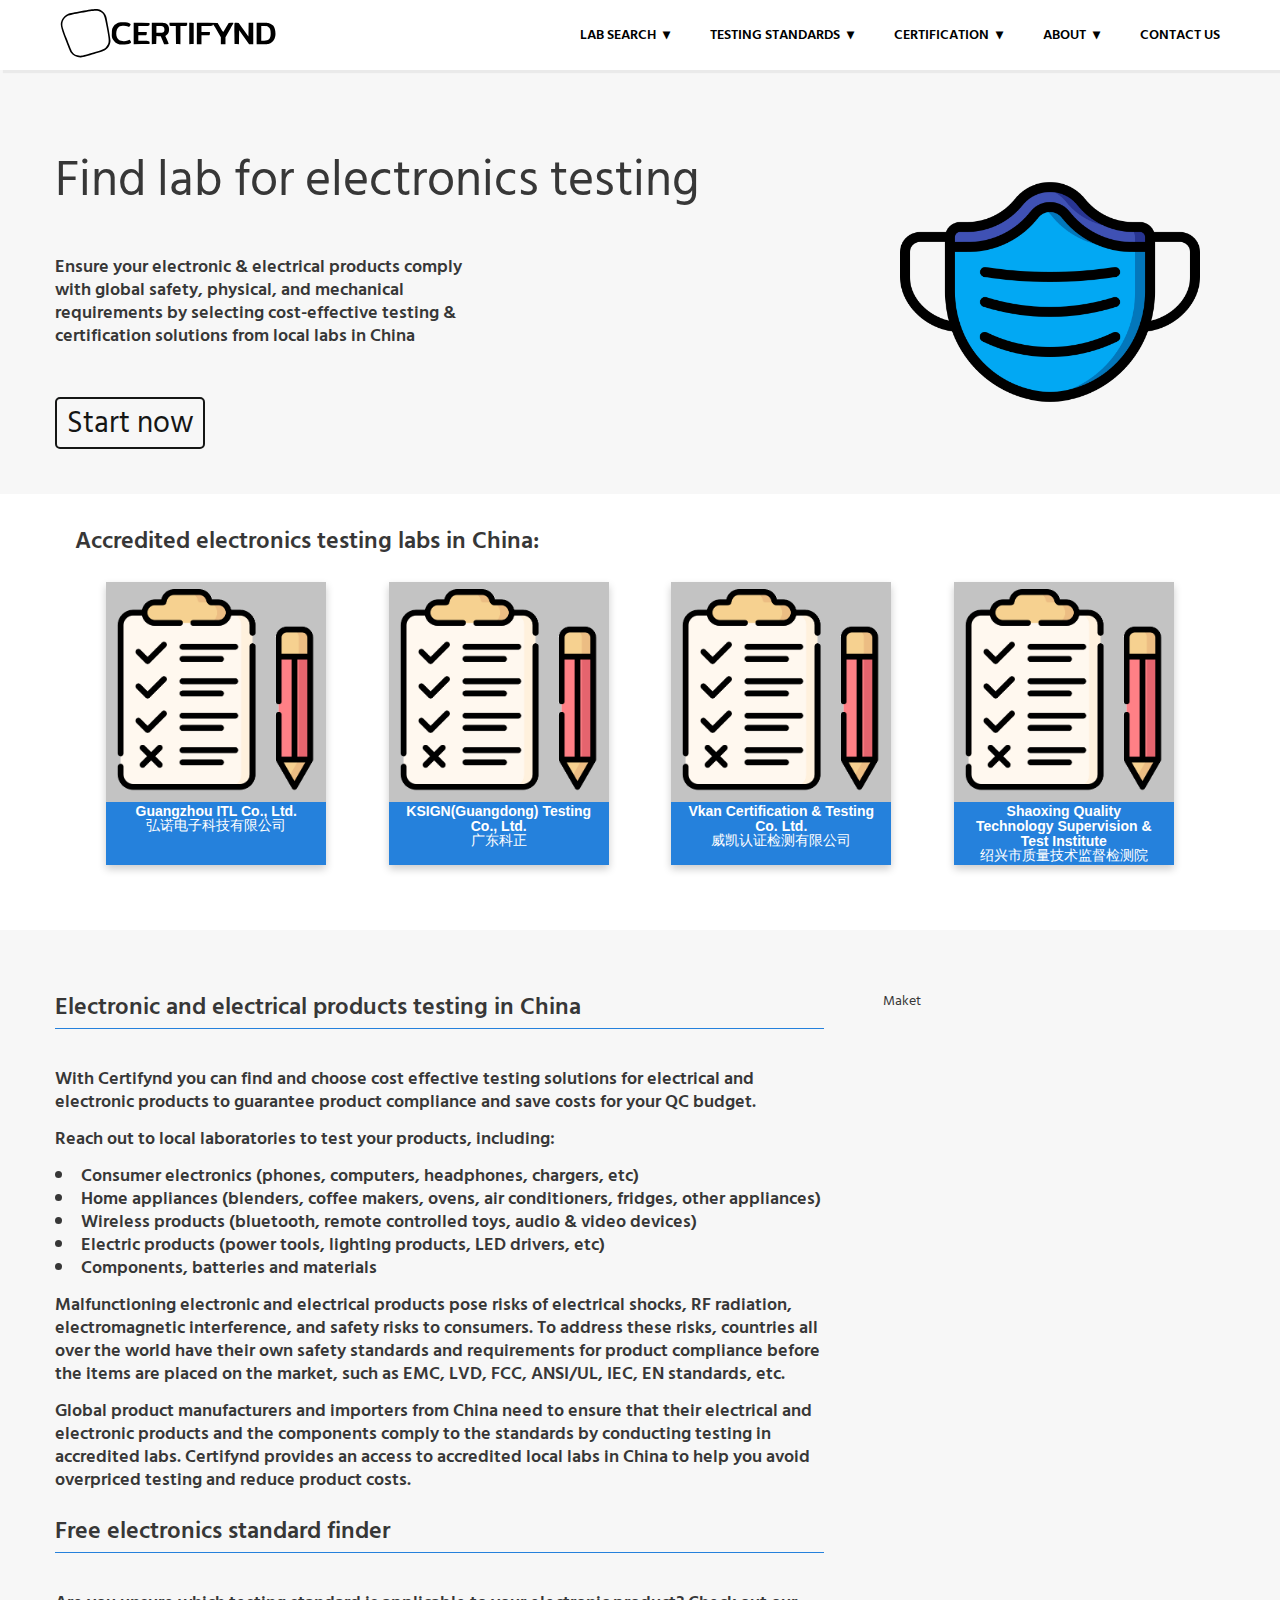
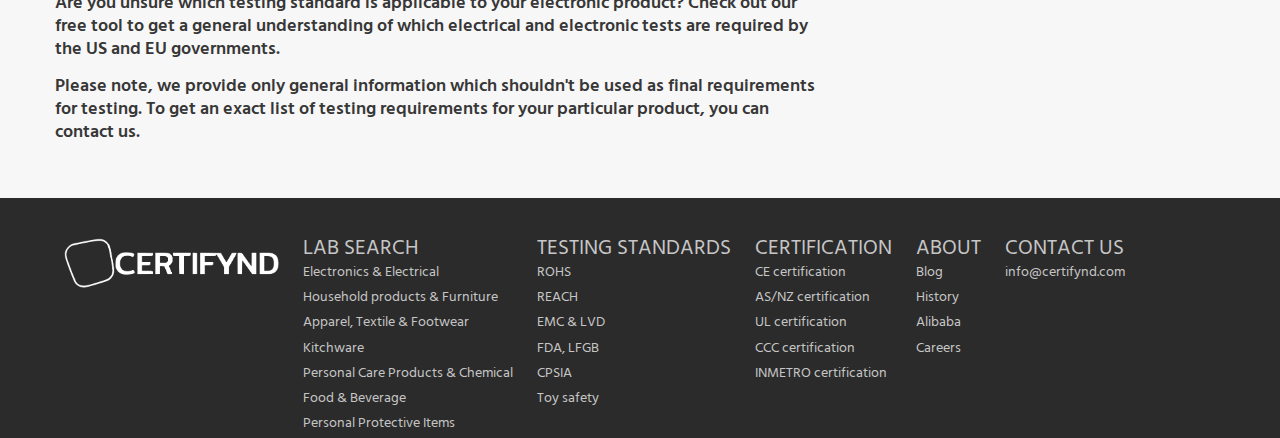
<file: test/protection.html>
<!DOCTYPE html>
<html lang="en">

<head>
    <meta name="viewport" content="width=device-width,initial-scale=1,maximum-scale=1,user-scalable=no">
    <meta http-equiv="X-UA-Compatible" content="IE=edge,chrome=1">
    <meta name="HandheldFriendly" content="true">
    <meta charset="UTF-8">
    <link rel="stylesheet" href="/css/style.css">
    <link rel="stylesheet" href="/css/owl.theme.default.min.css">
    <link rel="stylesheet" href="/css/owl.carousel.min.css">
    <link rel="shortcut icon" href="/favicon.ico" type="image/x-icon">
    <link rel="icon" href="/favicon.ico" type="image/x-icon">
    <link href="https://fonts.googleapis.com/css2?family=Hind+Siliguri:wght@500&display=swap" rel="stylesheet">
    <script src="/js/jquery.min.js"></script>
    <script src="/js/bootstrap.min.js"></script>
    <script src="/js/owl.carousel.min.js"></script>
    <script src="/js/prefixfree.min.js"></script>
    <script src="/js/index.js"></script>
    <title>Certifynd</title>
    <meta name="description"
        content="Providing accessible quality testing and certification services. Certifynd is your trustworthy gate to affordable product safety and compliance. Search and choose from numerous accredited laboratories to make producing in China quicker and easier." />
</head>

<body>
    <header>
        <section class="navigation">
            <div class="nav-container">
                <div class="brand">
                    <a href="/"> <img class="logo" src="/img/logo.svg" alt="" height="50"></a>
                </div>
                <nav>
                    <div class="nav-mobile"><a id="nav-toggle" href="#!"><span></span></a></div>
                    <ul class="nav-list">
                        <li>
                            <a href="#!">Lab search</a>
                            <ul class="nav-dropdown">
                              <li>
                                <a href="/test/childrenproducts.html">Toys</a>
                              </li>
                              <li>
                                <a href="/test/electronics.html">Electronics & Electrical</a>
                              </li>
                              <li>
                                <a href="/test/homeproducts.html">Household products & Furniture</a>
                              </li>
                              <li>
                                <a href="/test/textile.html">Apparel, Textile & Footwear</a>
                              </li>
                              <li>
                                <a href="/test/kitchenware.html">kitchenware</a>
                              </li>
                              <li>
                                <a href="/test/personalcare.html">Personal Care Products & Chemical</a>
                              </li>
                              <li>
                                <a href="/test/food.html">Food & Beverage</a>
                              </li>
                              <li>
                                <a href="/test/protection.html">Personal Protective Items</a>
                              </li>
                            </ul>
                        </li>
                        <li>
                            <a href="#!">Testing standards</a>
                            <ul class="nav-dropdown">
                                <li>
                                    <a href="#">ROHS</a>
                                </li>
                                <li>
                                    <a href="#">REACH</a>
                                </li>
                                <li>
                                    <a href="#">EMC & LVD</a>
                                </li>
                                <li>
                                    <a href="#">FDA, LFGB</a>
                                </li>
                                <li>
                                    <a href="#">CPSIA</a>
                                </li>
                                <li>
                                    <a href="#">Toy safety</a>
                                </li>
                            </ul>
                        </li>
                        <li>
                            <a href="#!">Certification</a>
                            <ul class="nav-dropdown">
                                <li>
                                    <a href="#">CE certification</a>
                                </li>
                                <li>
                                    <a href="#">AS/NZ certification</a>
                                </li>
                                <li>
                                    <a href="#">UL certification</a>
                                </li>
                                <li>
                                    <a href="#">CCC certification</a>
                                </li>
                                <li>
                                    <a href="#">INMETRO certification</a>
                                </li>
                            </ul>
                        </li>
                        <li>
                            <a href="#!">About</a>
                            <ul class="nav-dropdown">
                                <li>
                                    <a href="/blog.html">Blog</a>
                                </li>
                                <li>
                                    <a href="#">History</a>
                                </li>
                                <li>
                                    <a href="#">Alibaba</a>
                                </li>
                                <li>
                                    <a href="#">Careers</a>
                                </li>
                            </ul>
                        </li>
                        <li>
                            <a href="#!">Contact us</a>
                        </li>

                    </ul>
                </nav>
            </div>
        </section>
    </header>
    <div class="even">
        <div class="partEven">
            <div class="column1 leftPart">
                <div class="centerInColumn">
                    <div>
                        <div class="centerInColumnh1">
                            <h1>Find lab for electronics testing</h1>
                        </div>
                        <div class="centerInColumnp">
                            <p>Ensure your electronic & electrical products comply with global safety, physical, and mechanical requirements by selecting cost-effective testing & certification solutions from local labs in China</p>
                        </div>
                        <div class="centerInColumnButton">
                            <!--      <button>Start now</button> -->
                            <button class='start-button'>Start now</button>
                        </div>
                    </div>

                </div>
            </div>
            <div class="column1 rightPart">
                <div class="centerInColumn">
                    <img class="testLogo" src="/img/test/mask.png" alt="">
                </div>
            </div>
        </div>
    </div>
    <div class="odd">
        <div class="partOdd">
            <h2>Accredited electronics testing labs in China:</h2>
            <div class="partOddCards">
                <div class="labCard">
                    <img src="/img/test/testE.png" alt="Avatar" style="width:100%">
                    <div class="containerCard">
                        <h4><b>Guangzhou ITL Co., Ltd.</b></h4>
                        <p>弘诺电子科技有限公司</p>
                    </div>
                </div>
                <div class="labCard">
                    <img src="/img/test/testE.png" alt="Avatar" style="width:100%">
                    <div class="containerCard">
                        <h4><b>KSIGN(Guangdong) Testing Co., Ltd.</b></h4>
                        <p>广东科正</p> 
                    </div>
                </div>
                <div class="labCard">
                    <img src="/img/test/testE.png" alt="Avatar" style="width:100%">
                    <div class="containerCard">
                        <h4><b>Vkan Certification & Testing Co. Ltd.</b></h4>
                        <p>威凯认证检测有限公司</p>
                    </div>
                </div>
                <div class="labCard">
                    <img src="/img/test/testE.png" alt="Avatar" style="width:100%">
                    <div class="containerCard">
                        <h4><b>Shaoxing Quality Technology Supervision & Test Institute</b></h4>
                        <p>绍兴市质量技术监督检测院</p>
                    </div>
                </div>
            </div>
        </div>
    </div>
    <div class="even">
        <div class="partEven">
            
            <div class="column1 leftPart">
                <div class="centerInColumn">
                    <div>
                        <div class="centerInColumnh1">
                            <h2>Electronic and electrical products testing in China</h2>
                            <hr>
                            <br>
                            <br>
                             <p>With Certifynd you can find and choose cost effective testing solutions for electrical and electronic products to guarantee product compliance and save costs for your QC budget.</p>
                             <br>
                           <p>Reach out to local laboratories to test your products, including:</p>
                            <br>
                            <ul>
                                <li>Consumer electronics (phones, computers, headphones, chargers, etc)</li>
                                <li>Home appliances (blenders, coffee makers, ovens, air conditioners, fridges, other appliances)</li>
                                <li>Wireless products (bluetooth, remote controlled toys, audio & video devices)</li>
                                <li>Electric products (power tools, lighting products, LED drivers, etc)</li>
                                <li>Components, batteries and materials</li>
                            </ul>
                            <br>
                            <p>
                              Malfunctioning electronic and electrical products pose risks of electrical shocks, RF radiation, electromagnetic interference, and safety risks to consumers. To address these risks, countries all over the world have their own safety standards and requirements for product compliance before the items are placed on the market, such as EMC, LVD, FCC, ANSI/UL, IEC, EN standards, etc.</p>
                                <br>
                                <p>Global product manufacturers and importers from China need to ensure that their electrical and electronic products and the components comply to the standards by conducting testing in accredited labs. Certifynd provides an access to accredited local labs in China to help you avoid overpriced testing and reduce product costs.</p>
                                <br>
                                <br>
                                <h2>Free electronics standard finder</h2>
                                <hr>
                                <br>
                                <br>
                                <p>Are you unsure which testing standard is applicable to your electronic product? Check out our free tool to get a general understanding of which electrical and electronic tests are required by the US and EU governments.</p>
                                <br>
                                <p>Please note, we provide only general information which shouldn't be used as final requirements for testing. To get an exact list of testing requirements for your particular product, you can contact us.</p>
                        </div>
      
                    </div>

                </div>
            </div>
            <div class="column1 rightPart">
                <div class="centerInColumn">
                    <div class="formMaket">Maket</div>
                   <!--  <img class="testLogo" src="/img/test/kitchentest.png" alt=""> -->
                </div>
            </div>
        </div>
    </div>
    <div class="footer">
        <div class='footerContainer'>
          <div class="footerInner">
            <div class="col-0 col">
              <a href="/"> <img class="logo" src="/img/image.svg" alt="" height="50"></a>
            </div>
            <div class="col-1 col">
              <h2>Lab search</h2>
              <ul class="footerList">
                <li class="footerLi">
                  <a href="#!">Electronics & Electrical</a>
                </li>
                <li>
                  <a href="#!">Household products & Furniture</a>
                </li>
                <li>
                  <a href="#!">Apparel, Textile & Footwear</a>
                </li>
                <li>
                  <a href="/test/kitchenware.html">Kitchware</a>
                </li>
                <li>
                  <a href="#">Personal Care Products & Chemical</a>
                </li>
                <li>
                  <a href="#">Food & Beverage</a>
                </li>
                <li>
                  <a href="#">Personal Protective Items</a>
                </li>
              </ul>
            </div>
            <div class="col-2 col">
              <h2>Testing standards</h2>
    
              <ul class="footerList">
                <li>
                  <a href="#">ROHS</a>
                </li>
                <li>
                  <a href="#">REACH</a>
                </li>
                <li>
                  <a href="#">EMC & LVD</a>
                </li>
                <li>
                  <a href="#">FDA, LFGB</a>
                </li>
                <li>
                  <a href="#">CPSIA</a>
                </li>
                <li>
                  <a href="#">Toy safety</a>
                </li>
              </ul>
            </div>
            <div class="col-3 col">
              <h2>Certification</h2>
              <ul class="footerList">
                <li>
                  <a href="#">CE certification</a>
                </li>
                <li>
                  <a href="#">AS/NZ certification</a>
                </li>
                <li>
                  <a href="#">UL certification</a>
                </li>
                <li>
                  <a href="#">CCC certification</a>
                </li>
                <li>
                  <a href="#">INMETRO certification</a>
                </li>
              </ul>
            </div>
            <div class="col-4 col">
              <h2>About</h2>
              <ul class="footerList">
                <li>
                  <a href="/blog.html">Blog</a>
                </li>
                <li>
                  <a href="#">History</a>
                </li>
                <li>
                  <a href="#">Alibaba</a>
                </li>
                <li>
                  <a href="#">Careers</a>
                </li>
              </ul>
            </div>
            <div class="col-5 col">
              <h2>Contact us</h2>
              <ul class="footerList">
                <li>
                  <p><a href="mailto:info@certifynd.com">info@certifynd.com</a></p>
                </li>
              </ul>
            </div>
          </div>
        </div>
      </div>
</body>
</file>
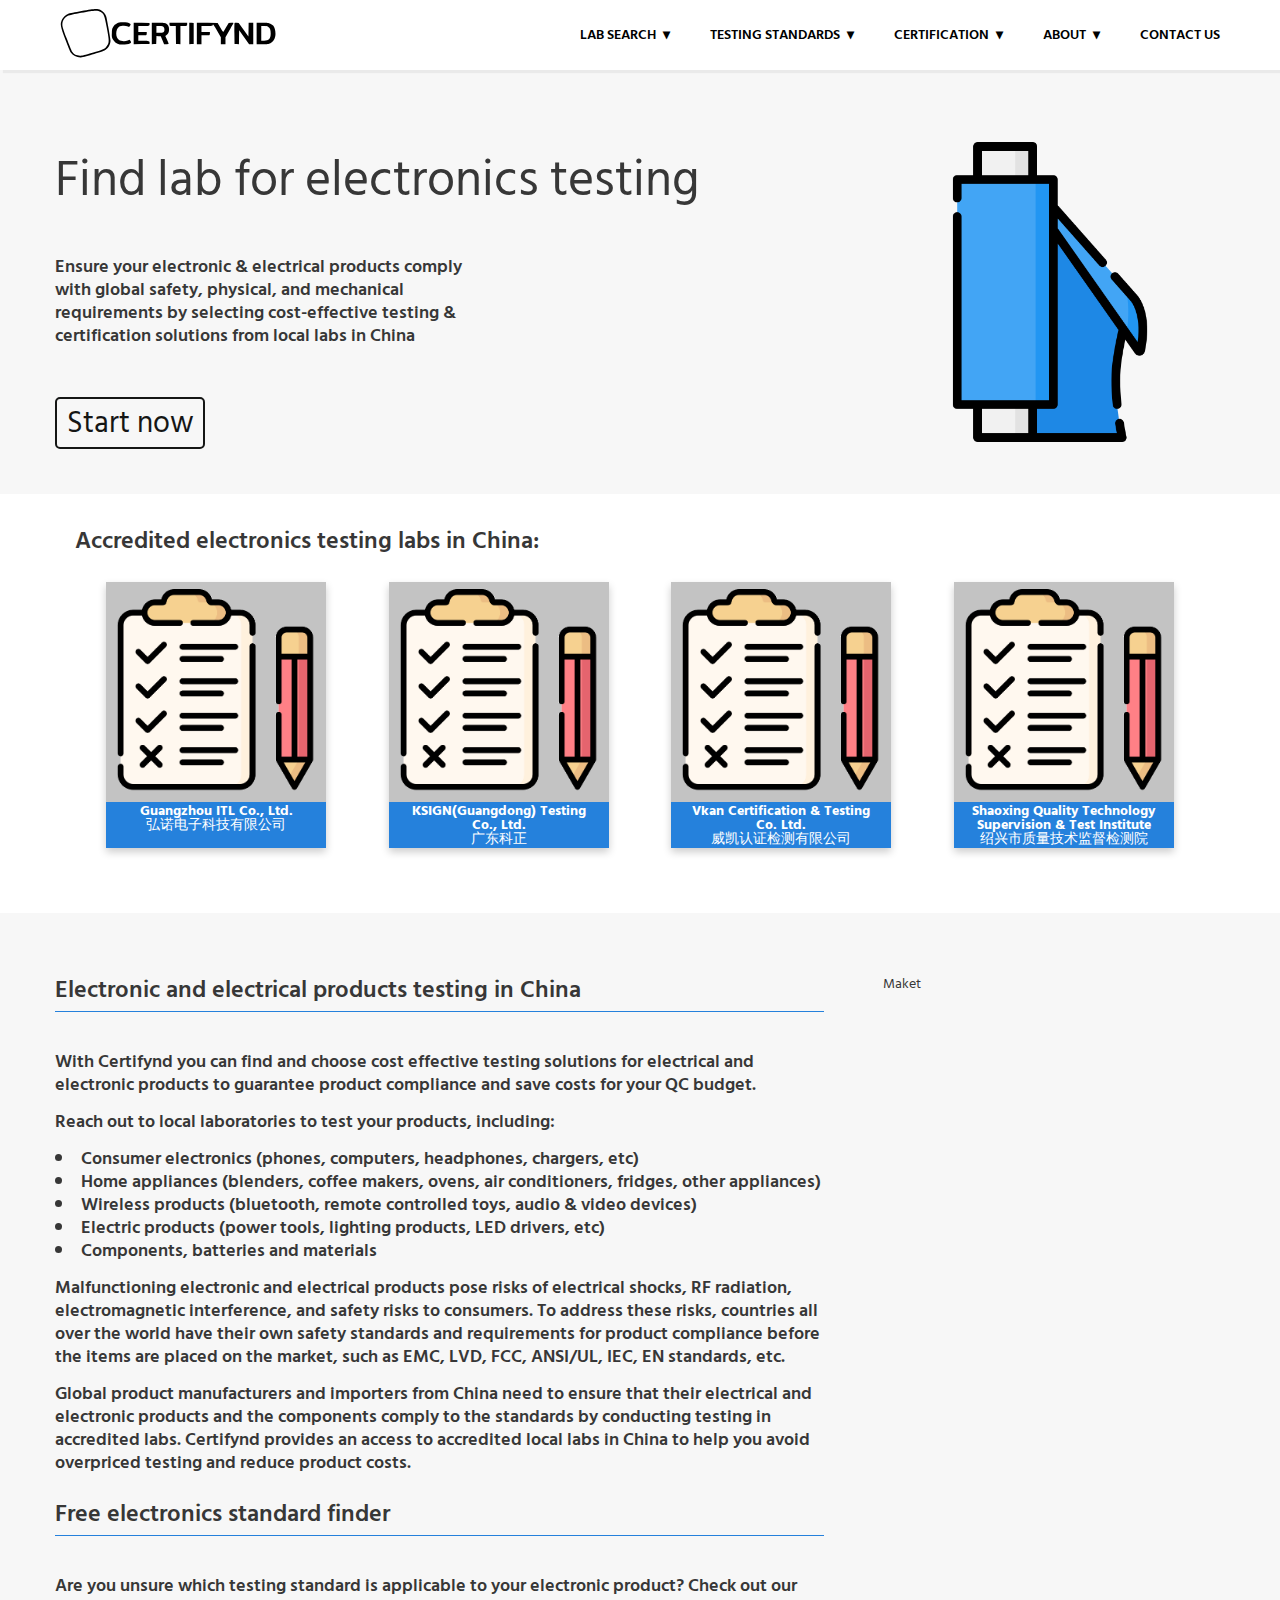
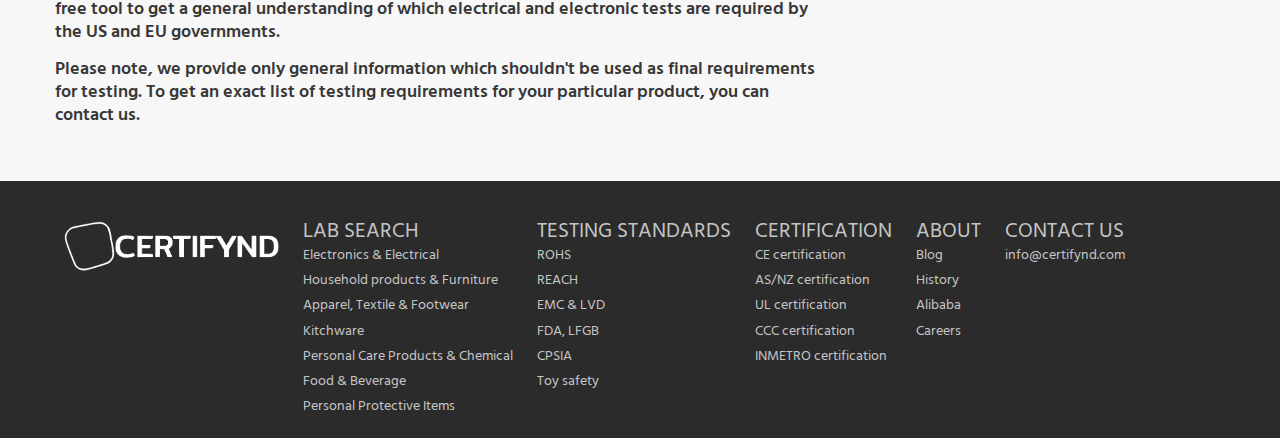
<file: test/textile.html>
<!DOCTYPE html>
<html lang="en">

<head>
  <meta name="viewport" content="width=device-width,initial-scale=1,maximum-scale=1,user-scalable=no">
  <meta http-equiv="X-UA-Compatible" content="IE=edge,chrome=1">
  <meta name="HandheldFriendly" content="true">
  <meta charset="UTF-8">
  <link rel="stylesheet" href="/css/style.css">
  <link rel="stylesheet" href="/css/owl.theme.default.min.css">
  <link rel="stylesheet" href="/css/owl.carousel.min.css">
  <link rel="shortcut icon" href="/favicon.ico" type="image/x-icon">
  <link rel="icon" href="/favicon.ico" type="image/x-icon">
  <link href="https://fonts.googleapis.com/css2?family=Hind+Siliguri:wght@500&display=swap" rel="stylesheet">
  <script src="/js/jquery.min.js"></script>
  <script src="/js/bootstrap.min.js"></script>
  <script src="/js/owl.carousel.min.js"></script>
  <script src="/js/prefixfree.min.js"></script>
  <script src="/js/index.js"></script>
  <title>Certifynd</title>
  <meta name="description"
    content="Providing accessible quality testing and certification services. Certifynd is your trustworthy gate to affordable product safety and compliance. Search and choose from numerous accredited laboratories to make producing in China quicker and easier." />
</head>

<body>
  <header>
    <section class="navigation">
      <div class="nav-container">
        <div class="brand">
          <a href="/"> <img class="logo" src="/img/logo.svg" alt="" height="50"></a>
        </div>
        <nav>
          <div class="nav-mobile"><a id="nav-toggle" href="#!"><span></span></a></div>
          <ul class="nav-list">
            <li>
              <a href="#!">Lab search</a>
              <ul class="nav-dropdown">
                <li>
                  <a href="/test/childrenproducts.html">Toys</a>
                </li>
                <li>
                  <a href="/test/electronics.html">Electronics & Electrical</a>
                </li>
                <li>
                  <a href="/test/homeproducts.html">Household products & Furniture</a>
                </li>
                <li>
                  <a href="/test/textile.html">Apparel, Textile & Footwear</a>
                </li>
                <li>
                  <a href="/test/kitchenware.html">kitchenware</a>
                </li>
                <li>
                  <a href="/test/personalcare.html">Personal Care Products & Chemical</a>
                </li>
                <li>
                  <a href="/test/food.html">Food & Beverage</a>
                </li>
                <li>
                  <a href="/test/protection.html">Personal Protective Items</a>
                </li>
              </ul>
            </li>
            <li>
              <a href="#!">Testing standards</a>
              <ul class="nav-dropdown">
                <li>
                  <a href="#">ROHS</a>
                </li>
                <li>
                  <a href="#">REACH</a>
                </li>
                <li>
                  <a href="#">EMC & LVD</a>
                </li>
                <li>
                  <a href="#">FDA, LFGB</a>
                </li>
                <li>
                  <a href="#">CPSIA</a>
                </li>
                <li>
                  <a href="#">Toy safety</a>
                </li>
              </ul>
            </li>
            <li>
              <a href="#!">Certification</a>
              <ul class="nav-dropdown">
                <li>
                  <a href="#">CE certification</a>
                </li>
                <li>
                  <a href="#">AS/NZ certification</a>
                </li>
                <li>
                  <a href="#">UL certification</a>
                </li>
                <li>
                  <a href="#">CCC certification</a>
                </li>
                <li>
                  <a href="#">INMETRO certification</a>
                </li>
              </ul>
            </li>
            <li>
              <a href="#!">About</a>
              <ul class="nav-dropdown">
                <li>
                  <a href="/blog.html">Blog</a>
                </li>
                <li>
                  <a href="#">History</a>
                </li>
                <li>
                  <a href="#">Alibaba</a>
                </li>
                <li>
                  <a href="#">Careers</a>
                </li>
              </ul>
            </li>
            <li>
              <a href="#!">Contact us</a>
            </li>

          </ul>
        </nav>
      </div>
    </section>
  </header>
  <div class="even">
    <div class="partEven">
      <div class="column1 leftPart">
        <div class="centerInColumn">
          <div>
            <div class="centerInColumnh1">
              <h1>Find lab for electronics testing</h1>
            </div>
            <div class="centerInColumnp">
              <p>Ensure your electronic & electrical products comply with global safety, physical, and mechanical
                requirements by selecting cost-effective testing & certification solutions from local labs in China</p>
            </div>
            <div class="centerInColumnButton">
              <!--      <button>Start now</button> -->
              <button class='start-button'>Start now</button>
            </div>
          </div>

        </div>
      </div>
      <div class="column1 rightPart">
        <div class="centerInColumn">
          <img class="testLogo" src="/img/test/fabric.png" alt="">
        </div>
      </div>
    </div>
  </div>
  <div class="odd">
    <div class="partOdd">
      <h2>Accredited electronics testing labs in China:</h2>
      <div class="partOddCards">
        <div class="labCard">
          <img src="/img/test/testE.png" alt="Avatar" style="width:100%">
          <div class="containerCard">
            <h4><b>Guangzhou ITL Co., Ltd.</b></h4>
            <p>弘诺电子科技有限公司</p>
          </div>
        </div>
        <div class="labCard">
          <img src="/img/test/testE.png" alt="Avatar" style="width:100%">
          <div class="containerCard">
            <h4><b>KSIGN(Guangdong) Testing Co., Ltd.</b></h4>
            <p>广东科正</p>
          </div>
        </div>
        <div class="labCard">
          <img src="/img/test/testE.png" alt="Avatar" style="width:100%">
          <div class="containerCard">
            <h4><b>Vkan Certification & Testing Co. Ltd.</b></h4>
            <p>威凯认证检测有限公司</p>
          </div>
        </div>
        <div class="labCard">
          <img src="/img/test/testE.png" alt="Avatar" style="width:100%">
          <div class="containerCard">
            <h4><b>Shaoxing Quality Technology Supervision & Test Institute</b></h4>
            <p>绍兴市质量技术监督检测院</p>
          </div>
        </div>
      </div>
    </div>
  </div>
  <div class="even">
    <div class="partEven">

      <div class="column1 leftPart">
        <div class="centerInColumn">
          <div>
            <div class="centerInColumnh1">
              <h2>Electronic and electrical products testing in China</h2>
              <hr>
              <br>
              <br>
              <p>With Certifynd you can find and choose cost effective testing solutions for electrical and electronic
                products to guarantee product compliance and save costs for your QC budget.</p>
              <br>
              <p>Reach out to local laboratories to test your products, including:</p>
              <br>
              <ul>
                <li>Consumer electronics (phones, computers, headphones, chargers, etc)</li>
                <li>Home appliances (blenders, coffee makers, ovens, air conditioners, fridges, other appliances)</li>
                <li>Wireless products (bluetooth, remote controlled toys, audio & video devices)</li>
                <li>Electric products (power tools, lighting products, LED drivers, etc)</li>
                <li>Components, batteries and materials</li>
              </ul>
              <br>
              <p>
                Malfunctioning electronic and electrical products pose risks of electrical shocks, RF radiation,
                electromagnetic interference, and safety risks to consumers. To address these risks, countries all over
                the world have their own safety standards and requirements for product compliance before the items are
                placed on the market, such as EMC, LVD, FCC, ANSI/UL, IEC, EN standards, etc.</p>
              <br>
              <p>Global product manufacturers and importers from China need to ensure that their electrical and
                electronic products and the components comply to the standards by conducting testing in accredited labs.
                Certifynd provides an access to accredited local labs in China to help you avoid overpriced testing and
                reduce product costs.</p>
              <br>
              <br>
              <h2>Free electronics standard finder</h2>
              <hr>
              <br>
              <br>
              <p>Are you unsure which testing standard is applicable to your electronic product? Check out our free tool
                to get a general understanding of which electrical and electronic tests are required by the US and EU
                governments.</p>
              <br>
              <p>Please note, we provide only general information which shouldn't be used as final requirements for
                testing. To get an exact list of testing requirements for your particular product, you can contact us.
              </p>
            </div>

          </div>

        </div>
      </div>
      <div class="column1 rightPart">
        <div class="centerInColumn">
          <div class="formMaket">Maket</div>
          <!--  <img class="testLogo" src="/img/test/kitchentest.png" alt=""> -->
        </div>
      </div>
    </div>
  </div>
  <div class="footer">
    <div class='footerContainer'>
      <div class="footerInner">
        <div class="col-0 col">
          <a href="/"> <img class="logo" src="/img/image.svg" alt="" height="50"></a>
        </div>
        <div class="col-1 col">
          <h2>Lab search</h2>
          <ul class="footerList">
            <li class="footerLi">
              <a href="#!">Electronics & Electrical</a>
            </li>
            <li>
              <a href="#!">Household products & Furniture</a>
            </li>
            <li>
              <a href="#!">Apparel, Textile & Footwear</a>
            </li>
            <li>
              <a href="/test/kitchenware.html">Kitchware</a>
            </li>
            <li>
              <a href="#">Personal Care Products & Chemical</a>
            </li>
            <li>
              <a href="#">Food & Beverage</a>
            </li>
            <li>
              <a href="#">Personal Protective Items</a>
            </li>
          </ul>
        </div>
        <div class="col-2 col">
          <h2>Testing standards</h2>

          <ul class="footerList">
            <li>
              <a href="#">ROHS</a>
            </li>
            <li>
              <a href="#">REACH</a>
            </li>
            <li>
              <a href="#">EMC & LVD</a>
            </li>
            <li>
              <a href="#">FDA, LFGB</a>
            </li>
            <li>
              <a href="#">CPSIA</a>
            </li>
            <li>
              <a href="#">Toy safety</a>
            </li>
          </ul>
        </div>
        <div class="col-3 col">
          <h2>Certification</h2>
          <ul class="footerList">
            <li>
              <a href="#">CE certification</a>
            </li>
            <li>
              <a href="#">AS/NZ certification</a>
            </li>
            <li>
              <a href="#">UL certification</a>
            </li>
            <li>
              <a href="#">CCC certification</a>
            </li>
            <li>
              <a href="#">INMETRO certification</a>
            </li>
          </ul>
        </div>
        <div class="col-4 col">
          <h2>About</h2>
          <ul class="footerList">
            <li>
              <a href="/blog.html">Blog</a>
            </li>
            <li>
              <a href="#">History</a>
            </li>
            <li>
              <a href="#">Alibaba</a>
            </li>
            <li>
              <a href="#">Careers</a>
            </li>
          </ul>
        </div>
        <div class="col-5 col">
          <h2>Contact us</h2>
          <ul class="footerList">
            <li>
              <p><a href="mailto:info@certifynd.com">info@certifynd.com</a></p>
            </li>
          </ul>
        </div>
      </div>
    </div>
  </div>
</body>
</file>
<file: css/style.css>
@charset "UTF-8";


@import url(https://fonts.googleapis.com/css?family=Roboto:400,300,600,400italic);
* {
  margin: 0;
  padding: 0;
  box-sizing: border-box;
  -webkit-box-sizing: border-box;
  -moz-box-sizing: border-box;
  -webkit-font-smoothing: antialiased;
  -moz-font-smoothing: antialiased;
  -o-font-smoothing: antialiased;
 /*  font-smoothing: antialiased; */
  text-rendering: optimizeLegibility;
}

/* body {
  font-family: "Roboto", Helvetica, Arial, sans-serif;
  font-weight: 100;
  font-size: 12px;
  line-height: 30px;
  color: #777;
  background: #4CAF50;
}
 */
/* .container {
  max-width: 400px;
  width: 100%;
  margin: 0 auto;
  position: relative;
} */

#contact input[type="text"],
#contact input[type="email"],
#contact input[type="tel"],
#contact input[type="url"],
#contact textarea,
#contact button[type="submit"] {
  font: 400 12px/16px "Roboto", Helvetica, Arial, sans-serif;
}

#contact {
  background: #F9F9F9;
  padding: 25px;
  margin: 10px 0 50px 0;
  box-shadow: 0 0 20px 0 rgba(0, 0, 0, 0.2), 0 5px 5px 0 rgba(0, 0, 0, 0.24);
}

#contact h3 {
  display: block;
  font-size: 30px;
  font-weight: 300;
  margin-bottom: 10px;
}

#contact h4 {
  margin: 5px 0 15px;
  display: block;
  font-size: 13px;
  font-weight: 400;
}

fieldset {
  border: medium none !important;
  margin: 0 0 10px;
  min-width: 100%;
  padding: 0;
  width: 100%;
}

#contact input[type="text"],
#contact input[type="email"],
#contact input[type="tel"],
#contact input[type="url"],
#contact textarea {
  width: 100%;
  border: 1px solid #ccc;
  background: #FFF;
  margin: 0 0 5px;
  padding: 10px;
}

#contact input[type="text"]:hover,
#contact input[type="email"]:hover,
#contact input[type="tel"]:hover,
#contact input[type="url"]:hover,
#contact textarea:hover {
  -webkit-transition: border-color 0.3s ease-in-out;
  -moz-transition: border-color 0.3s ease-in-out;
  transition: border-color 0.3s ease-in-out;
  border: 1px solid #aaa;
}

#contact textarea {
  height: 100px;
  max-width: 100%;
  resize: none;
}

#contact button[type="submit"] {
  cursor: pointer;
  width: 100%;
  border: none;
  background: #2581dc;
  color: #FFF;
  margin: 0 0 5px;
  padding: 10px;
  font-size: 15px;
}

#contact button[type="submit"]:hover {
  background: #2581dc;
  -webkit-transition: background 0.3s ease-in-out;
  -moz-transition: background 0.3s ease-in-out;
  transition: background-color 0.3s ease-in-out;
}

#contact button[type="submit"]:active {
  box-shadow: inset 0 1px 3px rgba(0, 0, 0, 0.5);
}

.copyright {
  text-align: center;
}

#contact input:focus,
#contact textarea:focus {
  outline: 0;
  border: 1px solid #aaa;
}

::-webkit-input-placeholder {
  color: #888;
}

:-moz-placeholder {
  color: #888;
}

::-moz-placeholder {
  color: #888;
}

:-ms-input-placeholder {
  color: #888;
}









.formMaket {
  margin:0px auto;
  width: 95%;
  height: 95%;
 /*  background-color: rgba(0, 0, 0, 0.384); */
}

.centerInColumnh1 p {
  font-size: 18px;
    line-height: 23px;
    font-weight: 600;
}
.centerInColumnh1 h2 {
  font-size: 24px;
    line-height: 23px;
    font-weight: 600;
}

.centerInColumn p {
  font-size: 18px;
  line-height: 23px;
  font-weight: 600;
}
.centerInColumnh1 ul {
  list-style-position: inside;
  font-size: 18px;
  line-height: 23px;
  font-weight: 600;
}










.testLogo {
  height: 300px;
}

.start-button {
  /* margin-top: 80px;
  width: 400px; */
  width: 150px;
  background-color: #5479bd00;
  color: #151615;
  /* padding: 8px 12px; */
  text-align: center;
  cursor: pointer;
  text-decoration: none;
  display: inline-block;
  font-weight: 400;
  font-size: 30px;
  border-radius: 5px;
  font-family: "Hind Siliguri", sans-serif;
  border: 2px solid #151615;
  transition-duration: 0.4s;
}
.start-button:hover {
  background-color: #4d74ba; /* Green */
  color: white;
}
.even {
 /*  background-color: darkred; */
 padding: 10px;
}
.odd {
  background-color: rgb(255, 255, 255);
}
.partEven {
  margin: 10px auto;
  width: 100%;
  max-width: 1200px;
  padding: 15px;
/*   background-color: cyan; */
  display:flex;
  flex-flow: row wrap;
  justify-content:space-between;

}
.partOdd {
  margin: 10px auto;
  width: 100%;
  max-width: 1200px;
  padding: 35px;
 /*  background-color: darkorange; */
}

.partOdd h2 {
font-weight: 600;
font-size: 24px;
    line-height: 23px;
}
.partOddCards {
  margin: 20px auto;
  display:flex;
  flex-flow: row wrap;
  justify-content:space-between;
}
.labCard {
  /* height: 250px; */
  width: 220px;
  background-color: #2581dc;
  position: relative;
  margin: 10px auto;
  color: white;
}

.labCardLable {
  height: 25%;
  width: 100%;
  background-color: rgb(56, 163, 67);
  position: absolute;
  text-align: center;
  bottom: 0;
 /*  margin: 10px auto; */
}
.labCardLable h3{
  line-height: 100%;
  margin: 7px auto;
}

.labCardLogo {
  width: 100%;
  position: absolute;
  margin: auto;
  top: 0;
  left: 0;
  right: 0;
  bottom: 0;
}
.containerCard{
    text-align:center;
      padding: 2px 16px;

}


.labCard {
  box-shadow: 0 4px 8px 0 rgba(0,0,0,0.2);
  transition: 0.3s;
  /* width: 40%; */
}

.labCard:hover {
  box-shadow: 0 8px 16px 0 rgba(0, 0, 0, 0.418);
}

/* .labCard p{
  width: 100%;
  position: absolute;
  text-align: center;
  bottom: 0;
} */
.leftPart {
  
  /* background-color: darkgreen; */
  float: left;
  width: 70%;
  /* height: 400px; */
  order:1;
}

.rightPart {
 
 /*  background-color: darkgoldenrod; */
  float: right;
  width: 30%;
  /* height: 400px; */
  order:2;

/*   -webkit-mask: linear-gradient(to right,  rgba(0,0,0,1) 5%, rgba(0,0,0,0) 90%); */

}

.centerInColumn {
  width: 100%;
  height: 100%;

  display: flex;
  align-items: center;
  justify-content: center;
}

.centerInColumnh1 {
  padding-right: 50px;
 margin-top: 20px;
}
.centerInColumnp {
  width: 50%;
  margin-top: 50px;
  
}
.centerInColumnButton {
  margin-top: 50px;
}
.footerInner {
  height: 200px;
 /*  background-color: brown; */
  display: flex;
  flex-wrap: wrap;
  height:auto;
}
.footerContainer {
  width: 1200px;
  /* height: 200px; */
  /*   background-color: thistle; */
  margin: 0 auto;
  text-align: center;
  /*  padding: 30px; */
}
.col {
  margin-left: 2%;
  margin-top: 20px;
}
.col h2 {
  text-transform: uppercase;
}
.col-0 {
  text-align:left;
}
.col-1 {
 /*  max-width: 33%; */
  text-align:left;
  }
.col-2 {
  text-align:left;
}
.col-3 {
  text-align:left;
 /*  max-width: 25%; */
}
.col-4 {
  text-align:left;

}
.col-5 {
  text-align:left;

}

.col h2 {
  color: #c6c6c6;
}
.footerList a {
  color: #c6c6c6;
}

.footerList a:hover {
  color: #4d74ba;

}

.footerList li {
  line-height: 1.8;
}

.footerList {
  padding-left: 0;
    list-style: none;
    /* display: inline-block; */
    text-align:left;
}

.footerLi{
  padding-left: 0;
    list-style: none;
}
.blogButton {
  
  width: 150px;
  background-color: #5479bd00;
  color: #151615;
  margin: 15px auto;
  text-align: center;
  cursor: pointer;
  text-decoration: none;
  display: inline-block;
  font-weight: 400;
  font-size: 18px;
  /* border-radius: 5px; */
  font-family: "Hind Siliguri", sans-serif;
  border: 2px solid #151615;
  transition-duration: 0.4s;
}
.blogButton:hover {
  background-color: #4d74ba; /* Green */
  color: white;
}
.btn-reading{
  margin-top: 15px;
  color:#4d74ba;
}
.blogButtonDiv {
  display: flex;
  align-items: center;
  justify-content: center;
}

.bleftcolumn {
  float: left;
  width: 75%;
}

/* Right column */
.brightcolumn {
  float: left;
  width: 25%;
  padding-left: 20px;
}

/* Fake image */
.imgCard {
  /* background-color: #aaa; */
  /* width: 100%; */
  /* padding: 20px */
  margin: 10px 10px 0 10px;
}
.imgCard1 {
  margin: 10px auto;
  width: 100%;
  /* background-size: cover; */
}

.imgCard2 {
  margin: 10px auto;
  width: 100%;
}

.card ul {
  list-style-position: inside;
  font-size: 18px;
  line-height: 23px;
  font-weight: 600;
}

/* Add a card effect for articles */
.card {
  background-color: white;
  padding: 20px;
  margin-top: 20px;
}

/* Clear floats after the columns */
.row:after {
  content: "";
  display: table;
  clear: both;
}

/* Footer */
.footer {
  padding: 20px;
  text-align: center;
  background: rgb(43, 43, 43);
  margin-top: 20px;
}

.card h2 {
  font-size: 33px;
  font-weight: 600;
}

.card h5 {
  font-size: 20px;
  color: #2581dc;
  font-weight: 600;
}
.card p {
  font-size: 18px;
  line-height: 23px;
  font-weight: 600;
}

.blog {
  /*   margin-top: 50px; */
  /* height: fit-content; */
  width: 100%;
  /*  background-color: rgba(54, 54, 54, 0.098); */
  /* padding: 10px; */
}
/* .blog p {
  font-size: 22px;
} */
.blogContainer {
  width: 1200px;
  margin: 80px auto;
}
.owl-dot:focus {
  outline: none;
}
.imgStandards {
  max-height: 100%;
  max-width: 100%;
  width: auto;
  height: auto;
  position: absolute;
  top: 0;
  bottom: 0;
  left: 0;
  right: 0;
  margin: auto;
}
.b2c {
  padding: 30px;
}
.b2cRow {
  display: flex;
  flex-direction: row;
  justify-content: center;
}
.row2 {
  margin-top: 30px;
}

.pic:hover {
  filter: opacity(1);
}
.pic {
  filter: opacity(0.5);
  height: 200px;
  width: 200px;
  /* background-color: teal; */
  /*   display: inline-block;*/
  margin: 0 auto;
  position: relative;
}
.slide {
  /* width: 300px; */
  cursor: pointer;
  height: 400px;
  background-color: #2581dc;
}

.slide2 {
  width: 150px;
  cursor: pointer;
  height: 400px;
  /*   width: fit-content; */
  /* background-color: #2581dc; */
  /* display: flex;
  justify-content: center; */
  display: flex;
  vertical-align: middle;
  text-align: center;
}

.owl-carousel h4 {
  /* position: absolute; */
 /*  bottom: 0; */ 
  padding: 15px;
  font-size: 20px;
  color: #ffffff;
  background: #0060c0;
  width: 100%;
  height: 20%;
  
}

.owl-carousel p {
  /* position: absolute; */
 /*  bottom: 0; */ 
  padding: 15px;
  font-size: larger;
  color: #ffffff;
  background: #2581dc;
}
.navigation {
  height: 70px;
  background: #ffffff;
}
h2 {
  font-weight: 700;
}
.block2 {
  margin-top: 50px;
  /* height: fit-content; */
  width: 100%;
  background-color: rgba(54, 54, 54, 0.098);
  padding: 10px;
}
.block2container {
  width: 1200px;
  /* height: 200px; */
  /*   background-color: thistle; */
  margin: 80px auto;
  /*  padding: 30px; */
}

.block2Header {
  font-size: 30px;
  text-align: center;
  margin: 30px auto;
}
.block2steps {
  text-align: center;
}
hr {
  margin: 10px auto;
}
.step {
  text-align: left;
  /*  height: 220px; */
  width: 333px;
  height: 100px;
  /*  background-color: tomato; */

  display: inline-block;
  margin: 30px;
}
.step h2 {
  font-size: 22px;
  font-weight: 700;
  letter-spacing: -1px;
}
.step p {
  font-size: 15px;
  line-height: 120%;
}
.icon {
  /*   width: 1em; */
  display: inline;
  /* margin-right: 40px; */
  vertical-align: bottom;
}
nav ul li {
  text-transform: uppercase;
}
.logo {
  vertical-align: middle;
}
.brand {
  position: absolute;
  padding-left: 20px;
  float: left;
  padding-top: 7.5px;
  line-height: 65px;
  text-transform: uppercase;
  font-size: 1.4em;
  font-family: "Hind Siliguri", sans-serif;
  font-weight: 600;
}
.brand a,
.brand a:visited {
  color: #000000;
  text-decoration: none;
  font-family: "Hind Siliguri", sans-serif;
  font-weight: 600;
}

.nav-container {
  max-width: 1200px;
  margin: 0 auto;
}

nav {
  float: right;
}
nav ul {
  list-style: none;
  margin: 0;
  padding: 0;
}
nav ul li {
  float: left;
  position: relative;
}
nav ul li a,
nav ul li a:visited {
  display: block;
  padding: 0 20px;
  line-height: 70px;
  background: #ffffff;
  color: #000000;
  text-decoration: none;
  font-family: "Hind Siliguri", sans-serif;
  font-weight: 600;
}
nav ul li a:hover,
nav ul li a:visited:hover {
  background: #2581dc;
  color: #ffffff;
}
nav ul li a:not(:only-child):after,
nav ul li a:visited:not(:only-child):after {
  padding-left: 4px;
  content: " ▾";
}
nav ul li ul li {
  min-width: 212px;
}
nav ul li ul li a {
  padding: 15px;
  line-height: 20px;
}

.nav-dropdown {
  position: absolute;
  display: none;
  z-index: 1;
  box-shadow: 0 3px 12px rgba(0, 0, 0, 0.15);
}

/* Mobile navigation */
.nav-mobile {
  display: none;
  position: absolute;
  top: 0;
  right: 0;
  background: #ffffff;
  height: 70px;
  width: 70px;
  margin: 8px;
}

@media only screen and (max-width: 798px) {
  .nav-mobile {
    display: block;
  }

  nav {
    width: 100%;
    padding: 70px 0 0px;
  }
  nav ul {
    display: none;
  }
  nav ul li {
    float: none;
  }
  nav ul li a {
    padding: 15px;
    line-height: 20px;
  }
  nav ul li ul li a {
    padding-left: 30px;
  }

  .nav-dropdown {
    position: static;
  }
}
@media screen and (min-width: 799px) {
  .nav-list {
    display: block !important;
  }
}
#nav-toggle {
  position: absolute;
  left: 18px;
  top: 22px;
  cursor: pointer;
  padding: 10px 35px 16px 0px;
}
#nav-toggle span,
#nav-toggle span:before,
#nav-toggle span:after {
  cursor: pointer;
  border-radius: 1px;
  height: 5px;
  width: 35px;
  background: #000000;
  position: absolute;
  display: block;
  content: "";
  transition: all 300ms ease-in-out;
}
#nav-toggle span:before {
  top: -10px;
}
#nav-toggle span:after {
  bottom: -10px;
}
#nav-toggle.active span {
  background-color: transparent;
}
#nav-toggle.active span:before,
#nav-toggle.active span:after {
  top: 0;
}
#nav-toggle.active span:before {
  transform: rotate(45deg);
}
#nav-toggle.active span:after {
  transform: rotate(-45deg);
}

article {
  max-width: 1000px;
  margin: 0 auto;
  padding: 10px;
}

*,
*:after,
*:before {
  box-sizing: border-box;
  padding: 0;
  margin: 0;
  transition: 0.3s ease-in-out; /* добавим плавность переходов для всех элементов страницы*/
}
/* ul {
    list-style: none;
  } */
a {
  text-decoration: none;
  outline: none;
}
img {
  display: block;
}
h1,
h2,
h3,
h4,
h5,
h6 {
  display: inline-block;
  font-family: "Hind Siliguri", sans-serif;
  font-weight: normal;
  letter-spacing: 0px;
}
body {
  font-family: "Hind Siliguri", sans-serif;
  font-size: 14px;
  line-height: 1;
  color: #373737;
  background: #f7f7f7;
}
/* добавим очистку потока для всех контейнеров, внутри которых задано обтекание дочерних элементов */
header:after,
.container:after,
footer:after,
.widget-leftee li:after,
#subscribe:after {
  content: "";
  display: table;
  clear: both;
}
/* стилевой класс, который управляет шириной контейнера сетки*/
.container {
  margin: 0 auto;
  width: 100%;
  max-width: 1200px;
  padding: 0 15px;

}

.container2 {
  margin: 0 auto;
  margin-top: 80px;
  margin-bottom: 80px;
  width: 100%;
  max-width: 1200px;
  padding: 0 15px;
  text-align: justify;
}

header {
  width: 100%;
  background: white;
  box-shadow: 3px 3px 1px rgba(0, 0, 0, 0.05);
  padding: 0 0;
  margin-bottom: 30px;
  position: relative;
}
/* логотип */
.logo {
  display: block;
  float: left;
}
.logo span {
  color: white;
  display: inline-block;
  width: 30px;
  height: 30px;
  line-height: 30px;
  border-radius: 50%;
  margin: 5px 0;
  text-align: center;
  text-shadow: 2px 2px 1px rgba(0, 0, 0, 0.4);
}
.logo span:nth-child(odd) {
  background: #ef5a42;
}
.logo span:nth-child(even) {
  background: #f8b763;
}
/* меню */
#menu {
  float: right;
}
#menu li {
  display: inline-block;
  margin-right: 30px;
}
#menu a {
  font-size: 15px;
  color: #111;
  text-transform: uppercase;
  letter-spacing: 1px;
  font-weight: 600;
  display: block;
  line-height: 50px;
}
#menu a:hover {
  color: #4d74ba;
}
#menu li:last-child {
  margin-right: 0;
}

/* кнопка переключения меню, появляющаяся при ширине 768px */
.nav-toggle {
  display: none;
  position: relative;
  float: right;
  width: 40px;
  height: 40px;
  margin-left: 20px;
  background: #4d74ba;
  cursor: pointer;
}
.nav-toggle span {
  display: block;
  position: absolute;
  top: 19px;
  left: 8px;
  right: 8px;
  height: 2px;
  background: white;
}
.nav-toggle span:before,
.nav-toggle span:after {
  content: "";
  position: absolute;
  display: block;
  left: 0;
  width: 100%;
  height: 2px;
  background: white;
}
.nav-toggle span:before {
  top: -10px;
}
.nav-toggle span:after {
  bottom: -10px;
}
/* класс, который будет добавлен в верхнему меню при нажатии на кнопку и покажет скрытое меню*/
#menu.active {
  max-height: 600px;
}

/* левый контейнер */
.leftee {
  width: 64%;
  float: left;
}
/* блок для статьи */
.post {
  margin-bottom: 35px;
}
.post-content p {
  line-height: 1.5;
  padding-bottom: 1em;
}
.post-image {
  margin-bottom: 30px;
}
.category {
  margin-bottom: 15px;
}
.category a {
  color: #f8b763;
  text-transform: uppercase;
}
.post-title {
  margin-bottom: 12px;
  font-size: 26px;
}
/* блок с кнопкой "продолжить чтение" и кнопками социальных сетей */
.post-footer {
  border-top: 1px solid #ebebe3;
  border-bottom: 1px solid #ebebe3;
  position: relative;
  margin-top: 15px;
}
.more-link {
  position: relative;
  display: inline-block;
  font-size: 10px;
  text-transform: uppercase;
  color: white;
  line-height: 44px;
  padding: 0 22px;
  background: #3c3d41;
  letter-spacing: 0.1em;
  white-space: nowrap;
}
.more-link:after {
  content: "";
  display: block;
  position: absolute;
  width: 0;
  height: 0;
  top: 0;
  right: 0;
  border: solid transparent;
  border-width: 22px 18px;
  border-left-color: #3c3d41;
  transform: translateX(100%);
}
.post-social {
  position: absolute;
  left: auto;
  top: 50%;
  right: 0;
  text-align: right;
  transform: translateY(-50%);
  padding: 0;
  font-size: 12px;
}
.post-social a {
  display: inline-block;
  margin-left: 8px;
  color: #f8b763;
  width: 25px;
  height: 25px;
  line-height: 23px;
  text-align: center;
  border-radius: 50%;
  border: 1px solid;
}

/* правый контейнер */
.rightee {
  width: 33%;
  float: right;
}

/* блок для виджетов */

.widget-title {
  font-size: 18px;
  padding: 10px;
  margin-bottom: 20px;
  text-align: center;
  border: 2px solid #f8b763;
  box-shadow: 3px 3px 0 0 #f8b763;
}
.widget-category-list li {
  border-bottom: 1px solid #ebebe3;
  padding: 10px 0;
  color: #c6c6c6;
  font-style: italic;
}
.widget-category-list li:last-child {
  border-bottom: none;
}
.widget-category-list li a {
  color: #626262;
  margin-right: 6px;
  font-style: normal;
}
.widget-category-list li a:before {
  content: "\f105";
  display: inline-block;
  font-family: "FontAwesome";
  margin-right: 10px;
  color: #c6c6c6;
}
.widget-leftee li {
  border-top: 1px solid #ebebe3;
  padding: 15px 0;
}
.widget-leftee li:nth-child(1) {
  border-top: none;
}
.post-image-small {
  width: 30%;
  float: left;
  margin-right: 15px;
}
.widget-post-title {
  float: left;
}
/* форма подписки */
#subscribe {
  position: relative;
  width: 100%;
  padding: 15px 0;
}
#subscribe input {
  width: 100%;
  display: block;
  float: left;
  border: 2px solid #ebebe3;
  padding: 0 0 0 10px;
  height: 40px;
  position: relative;
  outline: none;
  color: #9e9c9c;
  font-style: italic;
}
#subscribe button {
  padding: 0 15px;
  background: transparent;
  height: 40px;
  border: none;
  position: absolute;
  right: 0;
  color: #ef5a42;
  cursor: pointer;
  font-size: 18px;
}
#subscribe input:focus + button {
  background: #ef5a42;
  color: white;
}

.img-main {
  margin-top: 130px;
  height: auto;
  width: 100%;
}

h1 {
  font-family: "Hind Siliguri", sans-serif;
  font-size: 50px;
}

.leftee1 h1 {
  color: #f7f7f7;
}
.widget h1 {
  margin-top: 150px;
}

.first-button {
  margin-top: 80px;
  width: 400px;
  background-color: #5479bd00;
  color: #151615;
  /* padding: 8px 12px; */
  text-align: center;
  cursor: pointer;
  text-decoration: none;
  display: inline-block;
  font-weight: 400;
  font-size: 30px;
  border-radius: 5px;
  font-family: "Hind Siliguri", sans-serif;
  border: 2px solid #151615;
  transition-duration: 0.4s;
}
.first-button:hover {
  background-color: #4d74ba; /* Green */
  color: white;
}

.second-block {
  height: auto;
  width: 100%;
  background: #4d74ba;
}

#type {
  color: #f7f7f7;
  font-size: 56px;
}

#type {
  float: right;
}
#type li {
  display: inline-block;
  /* margin-right: 30px; */
}
#type a {
  color: #4d74ba;
  text-transform: uppercase;
  letter-spacing: 1px;
  font-weight: 600;
  display: block;
  line-height: 50px;
  margin-top: 30px;
}
#type a:hover {
  color: #17418f;
}
#menu li:last-child {
  margin-right: 0;
}

.leftee1 {
  width: 64%;
  float: left;
  display: table-cell;
  line-height: 100px;
}

.rightee1 {
  width: 33%;
  float: right;
}

#menu a.active {
  color: #4d74ba;
}

h6 {
  text-transform: uppercase;
  font-family: "Hind Siliguri", sans-serif;
  font-size: 50px;
  margin: 20px;
  cursor: pointer;
}
h5 {
  text-transform: uppercase;
  font-family: "Hind Siliguri", sans-serif;
  font-size: 55px;
  margin: 20px;
}

hr {
  border: none; /* Убираем границу для браузера Firefox */
  color: red; /* Цвет линии для остальных браузеров */
  background-color: #2581dc; /* Цвет линии для браузера Firefox и Opera */
  height: 1px; /* Толщина линии */
}

.leftee2 {
  width: 100%;
}
.rightee2 {
  width: 100%;
}

.non-first-a {
  margin-top: 15px;
}

h6:hover {
  color: #4d74ba;
}

.dropdown {
  float: left;
  overflow: hidden;
}

/* Style the dropdown button to fit inside the topnav */
.dropdown .dropbtn {
  background-color: white;
  color: #111;
  text-transform: uppercase;
  letter-spacing: 1px;
  font-weight: 600;
  display: block;
  line-height: 50px;
  font-family: inherit;
  margin: 0;
  padding: 0;
  border: none;
  font-size: 15px;
  margin-right: 30px;
}

.dropdown-content {
  display: none;
  position: absolute;
  background-color: white;
  min-width: 40px;
  /*     box-shadow: 0px 8px 16px 0px rgba(0,0,0,0.2); */
  z-index: 1;
  /*    margin-left: -30px; */
}
.dropdown:hover .dropdown-content {
  display: block;
}

.dropdown-content a {
  float: none;
  color: black;
  padding: 5px;
  text-decoration: none;
  display: block;
  text-align: left;
}

@media screen and (max-width: 768px) {
  /* показываем кнопку для переключения верхней навигации */
  .nav-toggle {
    margin-top: 5px;
    display: block;
  }
  header {
    padding: 10px 0;
  }
  /* скрываем верхнее меню, отменяем обтекание, позиционируем его, сместив на высоту шапки сайта */
  #menu {
    max-height: 0;
    background: white;
    float: none;
    position: absolute;
    overflow: hidden;
    top: 63px;
    right: 0;
    left: 0;
    margin: 0;
    padding: 0;
    z-index: 3;
  }
  /* делаем элементы списка блочными, чтобы они располагались друг под другом */
  #menu li {
    display: block;
    text-align: center;
    border-bottom: 1px solid #ebebe3;
    margin-right: 0;
  }
  #menu .dropdown {
    display: block;
    text-align: center;
    border-bottom: 1px solid #ebebe3;
    margin-right: 0;
  }
  /* отменяем обтекание левой и правой колонок, устанавливаем им ширину 100%*/
  .leftee,
  .rightee {
    width: 100%;
  }
  .widget h1 {
    margin-top: 30px;
    font-size: 30px;
  }
  .widget-post-title {
    font-size: 1.5em;
  }
  .block2container {
    width: 100%;
  }
  .blogContainer {
    width: 100%;
    margin-top: 0;
  }
}
@media (max-width: 480px) {
  .leftee,
  .rightee {
    width: 100%;
  }
  .block2container {
    width: 100%;
  }
  .blogContainer {
    width: 100%;
    margin-top: 0;
  }

  .step {
    margin: 30px auto;
  }

  .dropdown {
    text-align: center;
    width: 100%;
  }
  .dropdown .dropbtn {
    width: 100%;
  }

  h1 {
    margin: 10px;
    font-size: 30px;
    letter-spacing: -2px;
  }
  h6 {
    margin: 10px;
    font-size: 45px;
  }
  .first-button {
    margin-top: 40px;
    width: 100%;
    font-size: 25px;
  }
  .img-main {
    margin-top: 30px;
  }
  /* отменяем обтекание для логотипа и выравниваем по центру*/
  .logo {
    float: left;
    margin: 0 auto 0px;
    /* display: table;*/
  }
  .logo span {
    margin: 0 2px;
  }
  /* позиционируем меню на увеличившуюся высоту шапки */
  #menu {
    top: 70px;
  }
  /* позиционируем форму поиска по левому краю */
  #searchform {
    float: left;
    margin-left: 0;
  }
  /* убираем верхнюю и нижнюю границы и выравниваем кнопку по центру */
  .post-footer {
    border-top: none;
    border-bottom: none;
    text-align: center;
  }
  /* отменяем позиционирование кнопок соцсетей */
  .post-social {
    position: static;
    text-align: center;
    transform: none;
    margin-top: 20px;
  }
  .widget-post-title {
    font-size: 1.2em;
  }
  /* отменяем обтекание для столбцов подвала страницы */
  .footer-col {
    float: right;
    margin-bottom: 20px;
    width: 100%;
    text-align: center;
  }
  .footer-col:last-child {
    text-align: center;
    margin-bottom: 0;
  }

  .container2 {
    text-align: left;
  }

  .topnav.responsive .dropdown {
    float: none;
  }
  .topnav.responsive .dropdown-content {
    position: relative;
  }
  .topnav.responsive .dropdown .dropbtn {
    display: block;
    width: 100%;
    text-align: left;
  }

  .second-button {
    width: fit-content;
    text-align: center;
    padding: 5px;
  }

  .pic {
    height: 100px;
    width: 100px;
    /* background-color: teal; */
    /*   display: inline-block;*/
    margin: 0 auto;
  }

  .bleftcolumn,
  .brightcolumn {
    width: 100%;
    padding: 0;
  }
  h2 {
    letter-spacing: -1px;
  }
  .col {
    width: 100%;
  }
  .footerContainer {
    width: 100%;
  }
  .column1 {
    width: 100%;
  }
  .centerInColumnp {
    width: 80%;
    margin-top: 20px;
    margin-left: 3%;
  }
  .centerInColumnButton {
    margin-top: 20px;
    margin-left: 3%;
  }
 /*  .part {
    display: unset;

  } */
  .rightPart{
    order:1;
    width:100%;
  
  }
.leftPart{
  width:100%;
  order:2;

}
.testLogo {
  height: 140px;
}
.centerInColumnh1 {
  padding-right: 0;
}

}
</file>
